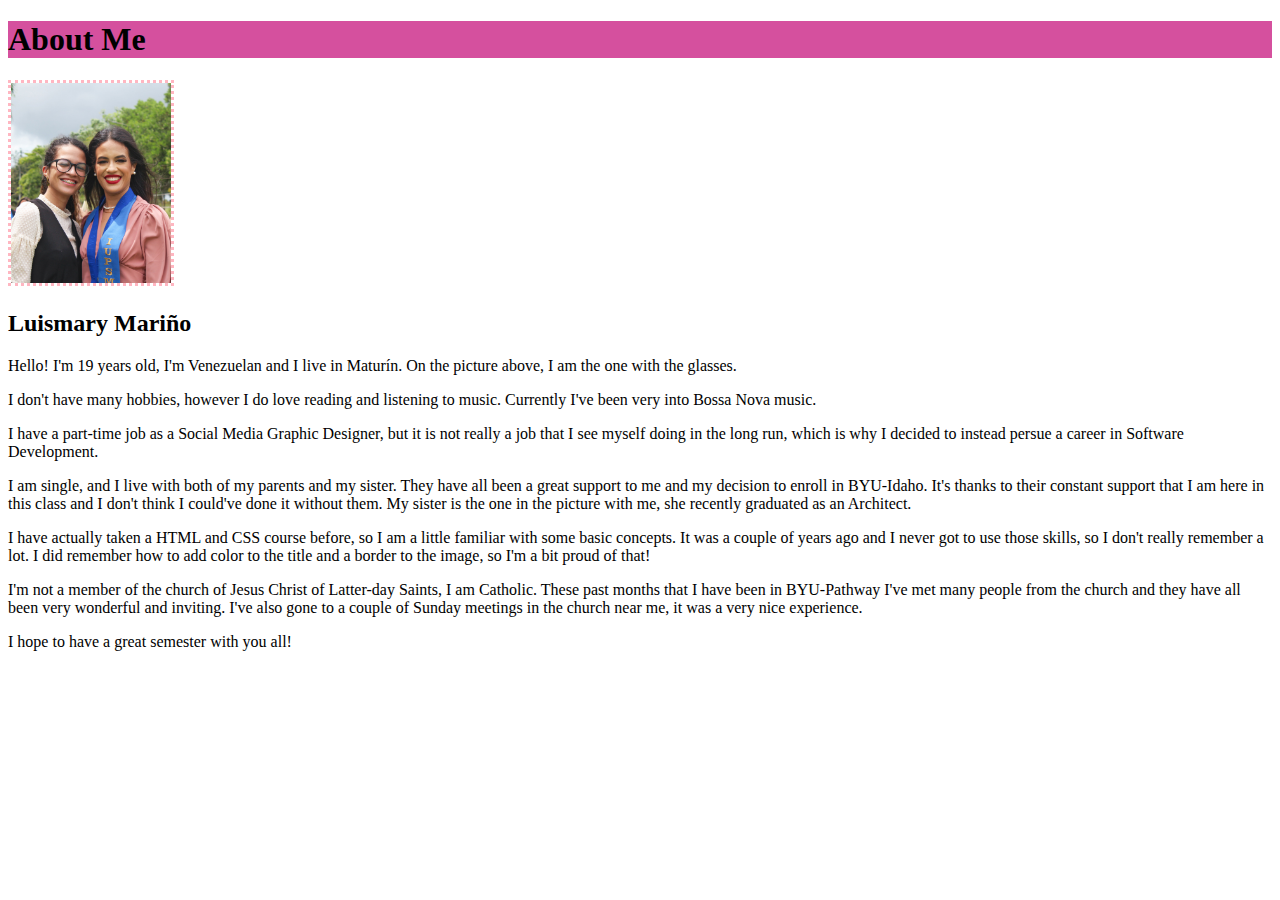
<file: aboutme/index.html>
<!DOCTYPE html>
<html lang="en">
<head>
    <meta charset="UTF-8">
    <meta http-equiv="X-UA-Compatible" content="IE=edge">
    <meta name="viewport" content="width=device-width, initial-scale=1.0">
    <title>About me</title>
    <style>
        h1 {
            background-color: #d5509e;
        }
        img {
            border-color: lightpink;
            border-style: dotted;
        }
    </style>
</head>
<body>
    <h1>About Me</h1>
    <img alt="A picture of me and my sister" src="images\IMG_8185BYU.jpg" height="200">
    <h2>Luismary Mariño</h2>
    <p>Hello! I'm 19 years old, I'm Venezuelan and I live in Maturín. On the picture above, I am the one with the glasses.</p>
    <p>I don't have many hobbies, however I do love reading and listening to music. Currently I've been very into Bossa Nova music.</p>
    <p>I have a part-time job as a Social Media Graphic Designer, but it is not really a job that I see myself doing in the long run, which is why I decided to instead persue a career in Software Development.</p>
    <p>I am single, and I live with both of my parents and my sister. They have all been a great support to me and my decision to enroll in BYU-Idaho. It's thanks to their constant support that I am here in this class and I don't think I could've done it without them. My sister is the one in the picture with me, she recently graduated as an Architect.</p>
    <p>I have actually taken a HTML and CSS course before, so I am a little familiar with some basic concepts. It was a couple of years ago and I never got to use those skills, so I don't really remember a lot. I did remember how to add color to the title and a border to the image, so I'm a bit proud of that!</p>
    <p>I'm not a member of the church of Jesus Christ of Latter-day Saints, I am Catholic. These past months that I have been in BYU-Pathway I've met many people from the church and they have all been very wonderful and inviting. I've also gone to a couple of Sunday meetings in the church near me, it was a very nice experience.</p>
    <p>I hope to have a great semester with you all!</p>
</body>
</html>
</file>
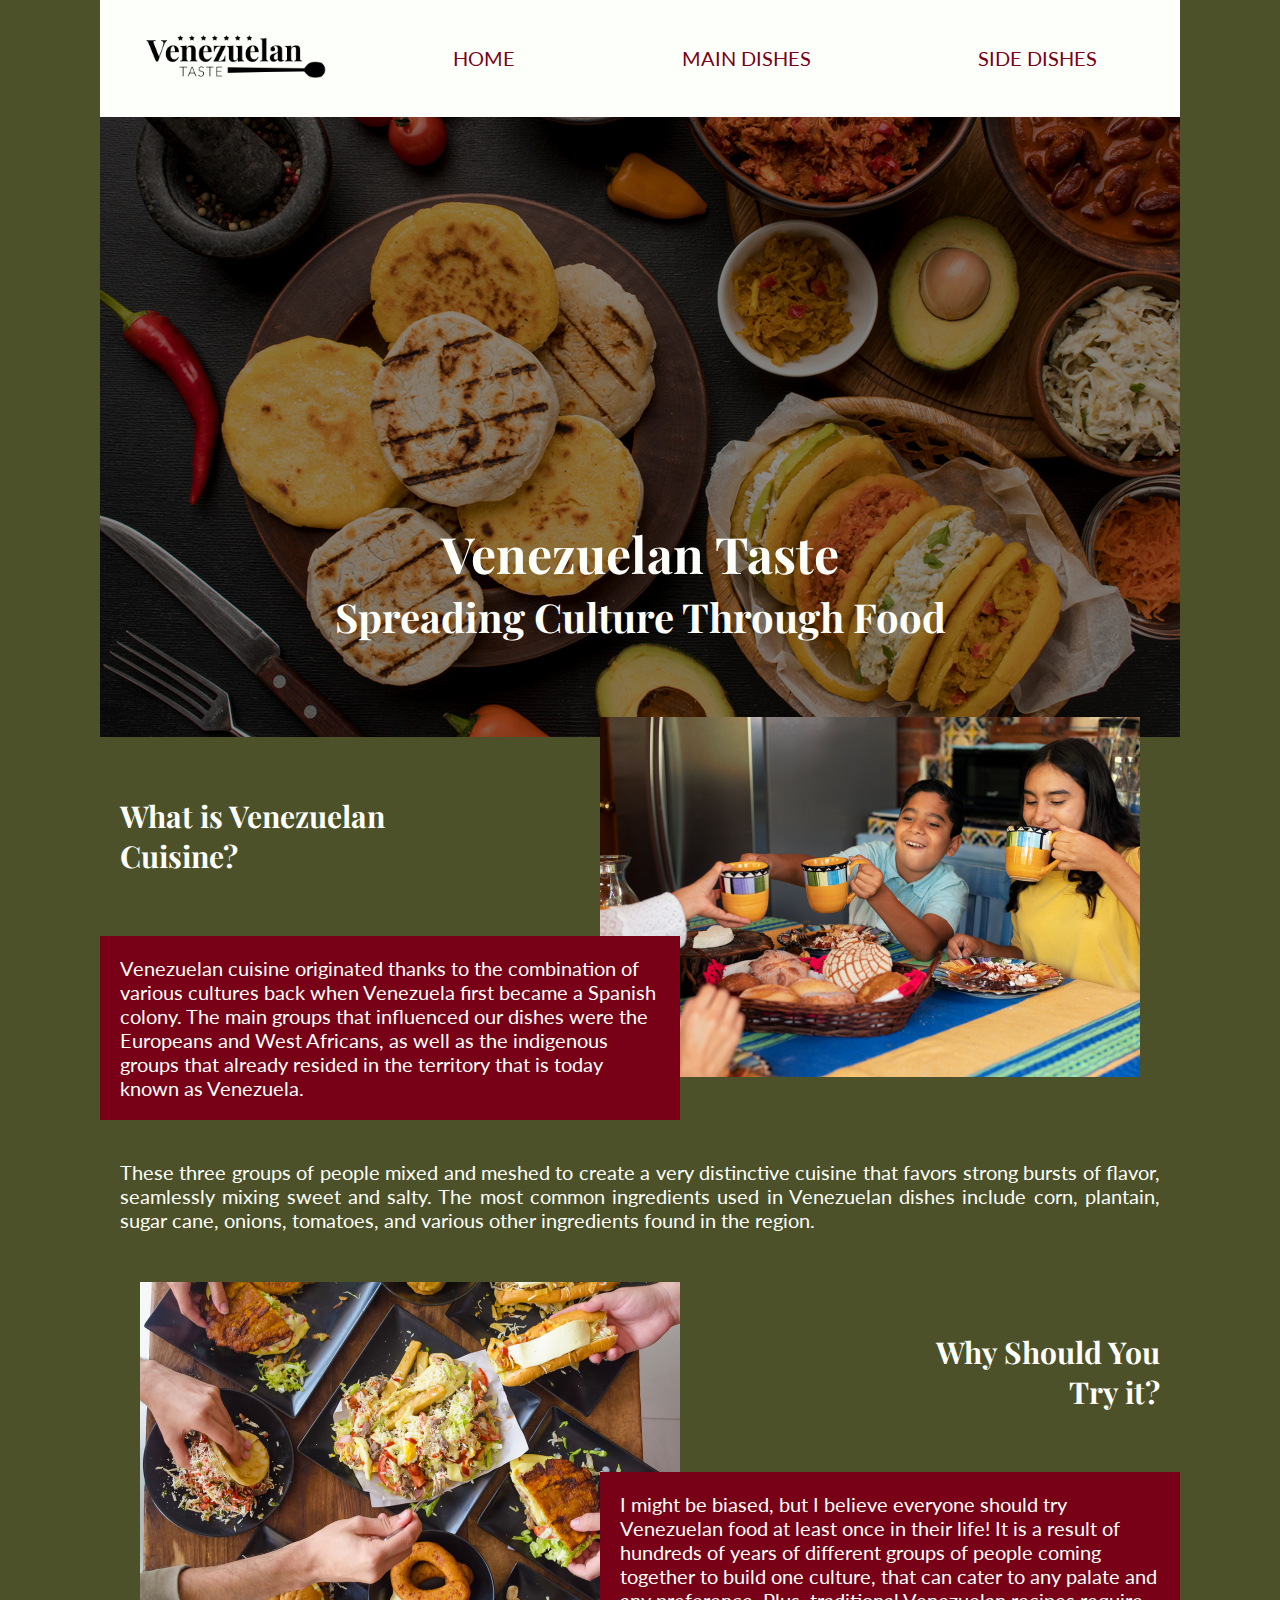
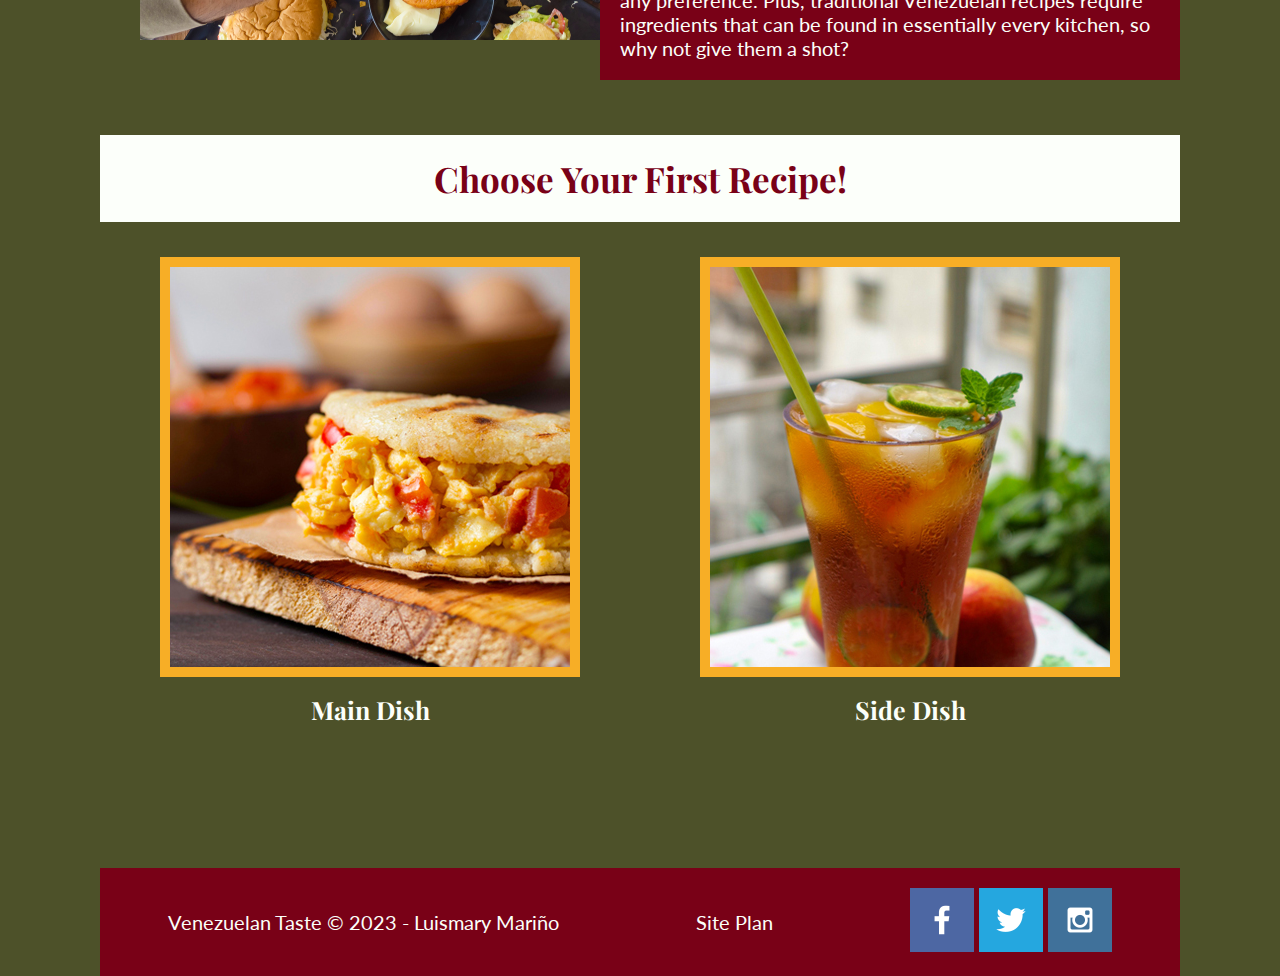
<file: venezuelantaste/index.html>
<!DOCTYPE html>
<html lang="en">
<head>
    <meta charset="UTF-8">
    <meta name="viewport" content="width=device-width, initial-scale=1.0">
    <title>Venezuelan Taste | Home</title>
    <link rel="stylesheet" href="styles/styles.css">
</head>
<body>
    <header>
        <a id="logo-link" href="index.html">
            <img src="images/venezuelantaste_logo.png" alt="Venezuelan Taste Logo">
        </a>
        <nav>
            <a href="index.html">Home</a>
            <a href="main-dishes.html">Main Dishes</a>
            <a href="side-dishes.html">Side Dishes</a>
        </nav>
    </header>
    <div id="hero">
        <img src="images/tasty-food-arrangement-top-view_opt.jpg" alt="Top view of venezuelan food"> <!--Image by Freepik-->
        <div class="darker"></div>
        <section class="hero-text">
            <h1>Venezuelan Taste</h1>
            <h2>Spreading Culture Through Food</h2>
        </section>
    </div>
    <main>
        <div class="home-page-content">
            <section class="home-section1">
                <div class="home-section1-content">
                    <h4>What is Venezuelan Cuisine?</h4>
                    <p>Venezuelan cuisine originated thanks to the combination of various cultures back when Venezuela first became a Spanish colony. The main groups that influenced our dishes were the Europeans and West Africans, as well as the indigenous groups that already resided in the territory that is today known as Venezuela.</p>
                </div>
                <img src="images/side-view-family-sitting-table-opt.jpg" alt="Family enjoying a meal together"> <!--Image by Freepik-->
            </section>
            <p class="home-text">These three groups of people mixed and meshed to create a very distinctive cuisine that favors strong bursts of flavor, seamlessly mixing sweet and salty. The most common ingredients used in Venezuelan dishes include corn, plantain, sugar cane, onions, tomatoes, and various other ingredients found in the region.</p>
            <section class="home-section2">
                <img src="images/frederick-medina-HLG35jI85V8-unsplash_opt.jpg" alt="People reaching for various dishes on a table"> <!--Image by Federick Medina on Unsplash-->
                <div class="home-section2-content">
                    <h4>Why Should You Try it?</h4>
                    <p>I might be biased, but I believe everyone should try Venezuelan food at least once in their life! It is a result of hundreds of years of different groups of people coming together to build one culture, that can cater to any palate and any preference. Plus, traditional Venezuelan recipes require ingredients that can be found in essentially every kitchen, so why not give them a shot?</p>
                </div>
            </section>
        </div>
        <h3 class="link-title">Choose Your First Recipe!</h3>
        <div class="home-page-links">
            <section>
                <a href="main-dishes.html">
                    <img src="images/delicious-arepas-with-vegetables-link_opt.jpg" alt="Venezuelan main dish"><!--Image by Freepik-->
                </a>
                <h5>Main Dish</h5>
            </section>
            <section>
                <a href="side-dishes.html">
                    <img src="images/food-5072245_1920link_opt.jpg" alt="Venezuelan side dish"> <!--Image by Binh Nguyen on Pixabay-->
                </a>
                <h5>Side Dish</h5>
            </section>
        </div>
    </main>
    <footer>
        <p>Venezuelan Taste &copy; 2023 - Luismary Mariño</p>
        <a href="site-plan.html">Site Plan</a>
        <div class="socials">
            <a href="https://facebook.com" target="_blank">
                <img src="images/facebook.png" alt="facebook icon">
            </a>
            <a href="https://twitter.com" target="_blank">
                <img src="images/twitter.png" alt="twitter icon">
            </a>
            <a href="https://instagram.com" target="_blank">
                <img src="images/instagram.png" alt="instagram icon">
            </a>
        </div>
    </footer>
</body>
</html>
</file>
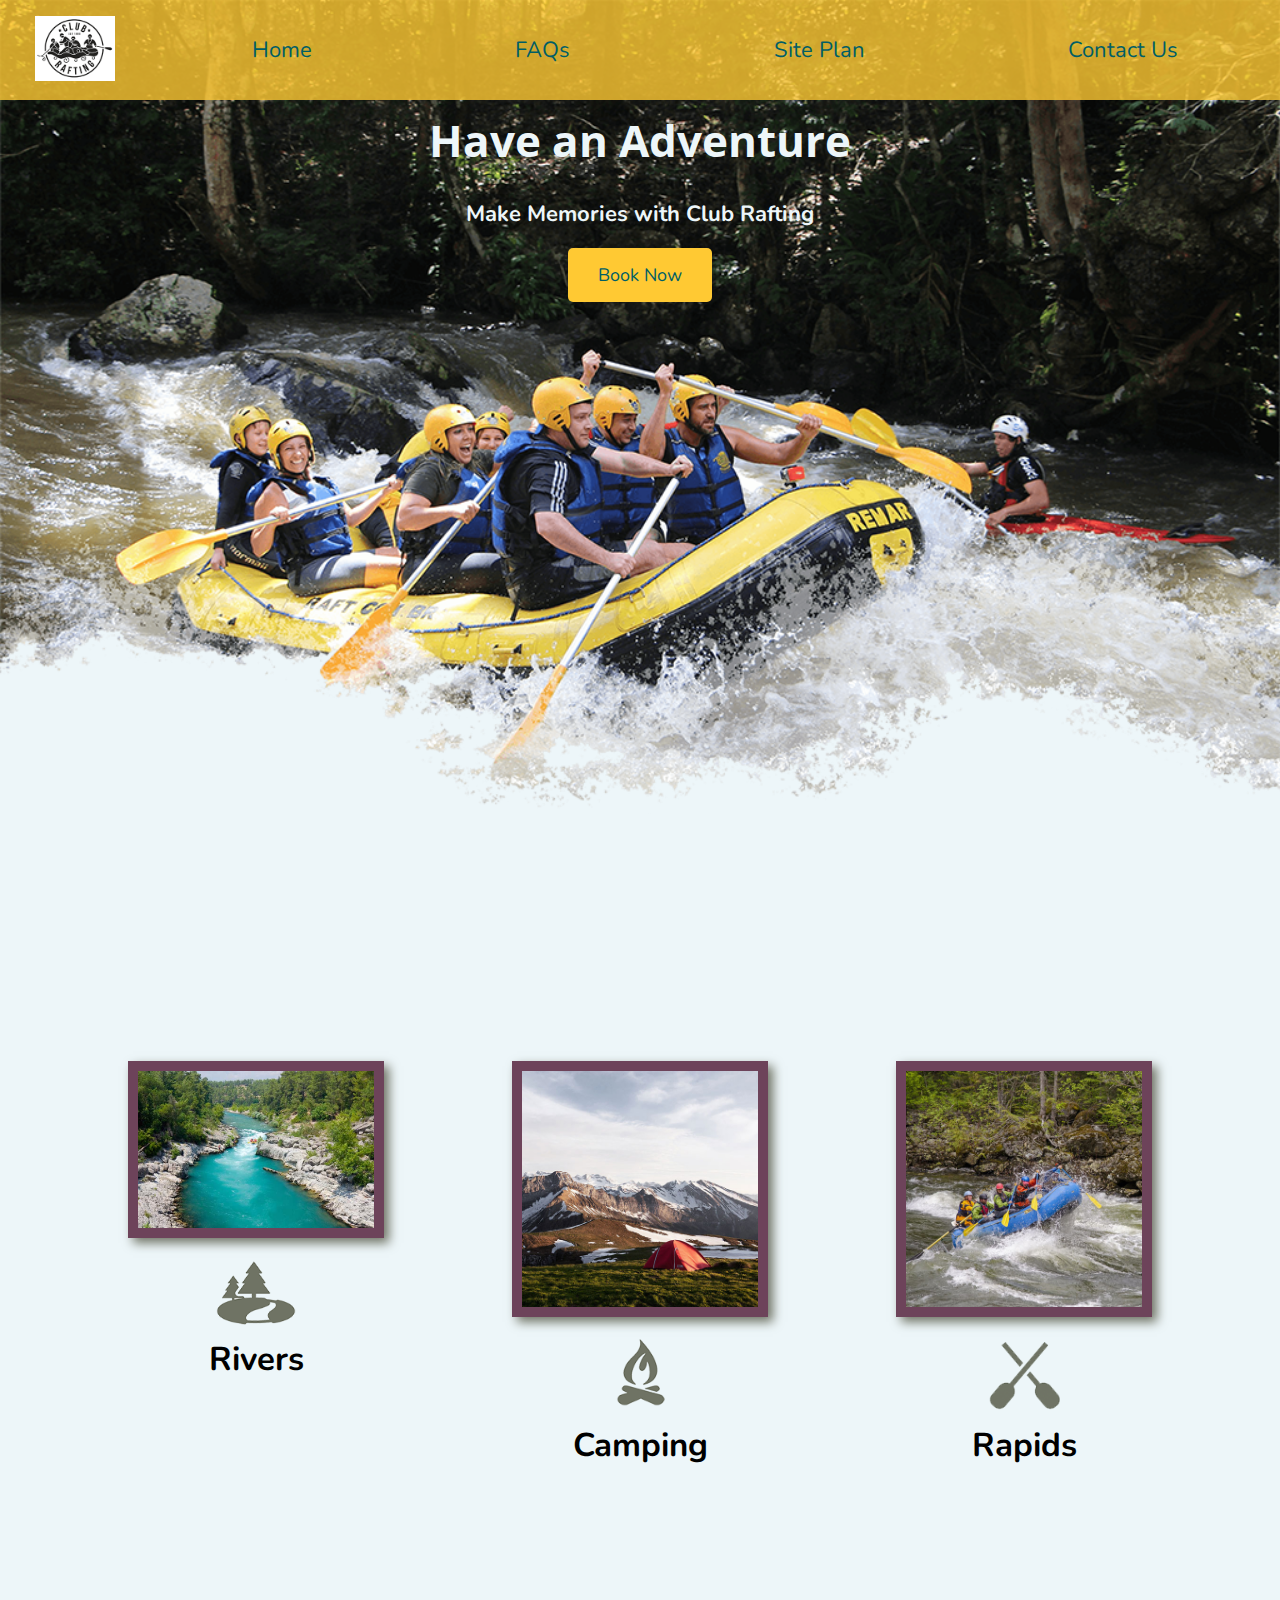
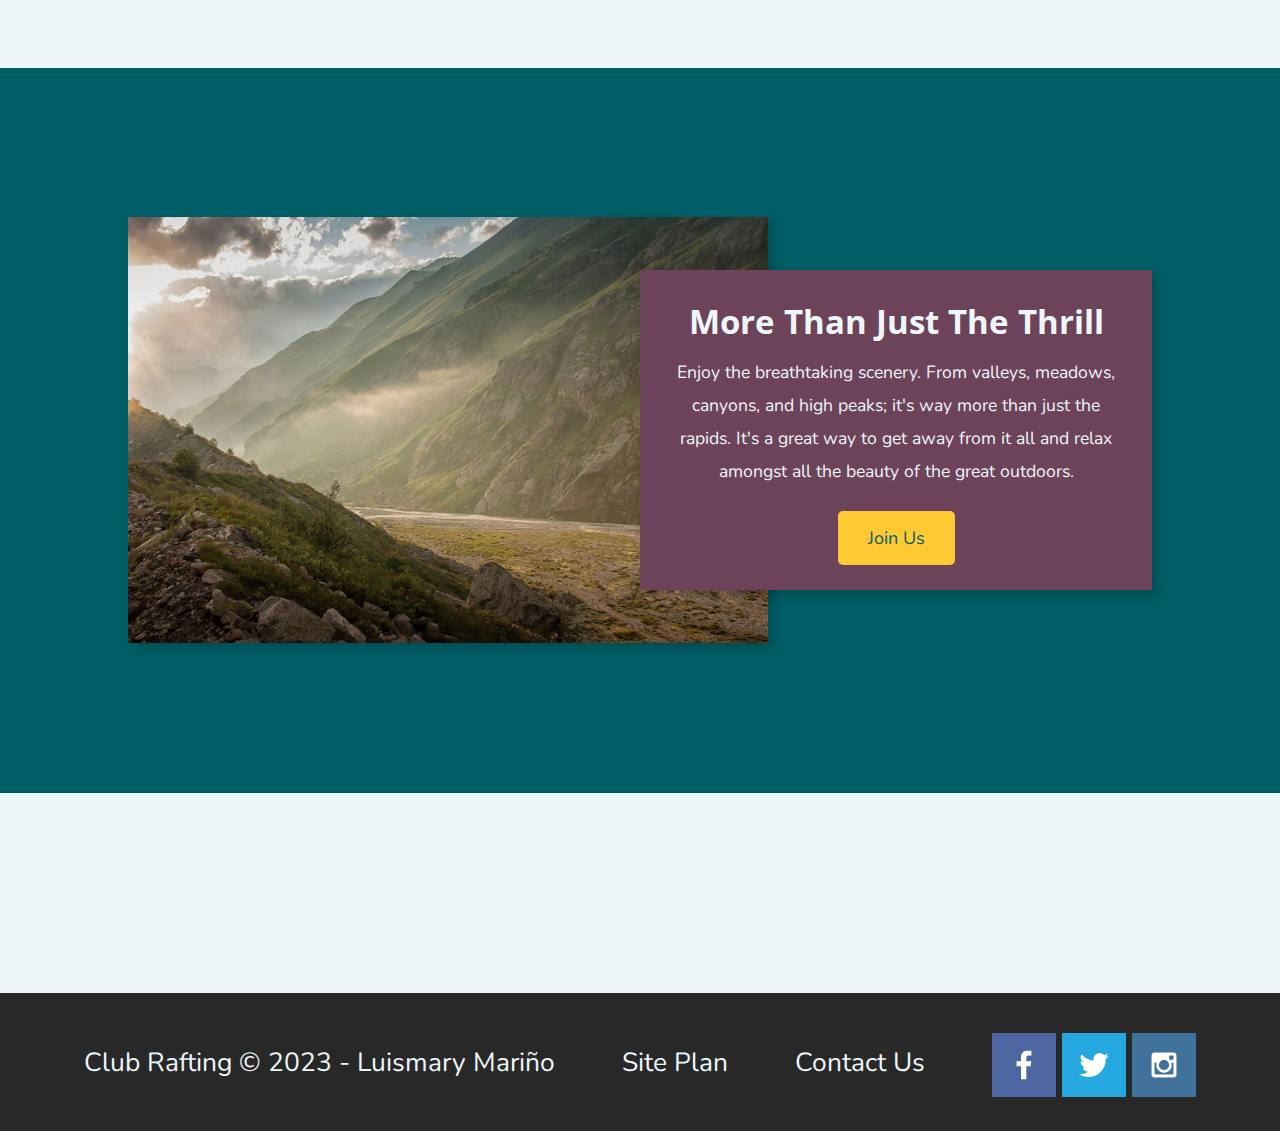
<file: wwr/index.html>
<!DOCTYPE html>
<html lang="en">
<head>
    <meta charset="UTF-8">
    <meta http-equiv="X-UA-Compatible" content="IE=edge">
    <meta name="viewport" content="width=device-width, initial-scale=1.0">
    <title>Whitewater Rafting Vacations | Club Rafting | Home</title>
    <link rel="stylesheet" href="styles/style.css">
</head>
<body>
    <div id="content">
        <header>
            <a id="logo_link" href="index.html">
                <img class="logo" src="images/logo17_200.png" alt="Club Rafting Logo">
            </a>
            <nav>
                <a href="index.html">Home</a>
                <a href="faqs.html">FAQs</a>
                <a href="site-plan-rafting.html">Site Plan</a>
                <a href="contactus.html">Contact Us</a>
            </nav>
        </header>
        <div id="hero">
            <div id="hero-box">
                <img id="hero-img" src="images/hero.png" alt="People enjoying white water rafting">
            </div>
            <section id="hero-msg">
                <h1 class="home-title">Have an Adventure</h1>
                <h4>Make Memories with Club Rafting</h4>
                <div class="button-box">
                    <a class="book" href="#">Book Now</a>
                </div>
            </section>
        </div>
        <main class="home-grid">
            <section class="rivers-card">
                <img class="card-img" src="images/rafting58_600.jpg" alt="river in forest">
                <img class="icon" src="images/river_icon.png" alt="river icon">
                <h2>Rivers</h2>
            </section>
            <section class="camping-card">
                <img class="card-img" src="images/camping.jpg" alt="tent in mountains">
                <img class="icon" src="images/fire_icon.png" alt="fire icon">
                <h2>Camping</h2>
            </section>
            <section class="rapids-card">
                <img class="card-img" src="images/rapids.jpg" alt="rafting boat">
                <img class="icon" src="images/oars.png" alt="oars icon">
                <h2>Rapids</h2>
            </section>
            <div id="background"></div>
            <img class="mountains" src="images/mountains.jpg" alt="Misty mountains">
            <section class="msg">
                <h2>More Than Just The Thrill</h2>
                <p>Enjoy the breathtaking scenery. From valleys, meadows, canyons, and high peaks; it's way more than just the rapids. It's a great way to get away from it all and relax amongst all the beauty of the great outdoors.</p>
                <a class="join" href="#">Join Us</a>
            </section>
        </main>
        <footer>
            <p>Club Rafting &copy; 2023 - Luismary Mariño</p>
            <p><a href="site-plan-rafting.html">Site Plan</a></p>
            <p><a href="contactus.html">Contact Us</a></p>
            <div class="social">
                <a href="https://facebook.com" target="_blank">
                    <img src="images/facebook.png" alt="fb icon">
                </a>
                <a href="https://twitter.com" target="_blank">
                    <img src="images/twitter.png" alt="twitter icon">
                </a>
                <a href="https://instagram.com" target="_blank">
                    <img src="images/instagram.png" alt="instagram icon">
                </a>
            </div>
        </footer>
    </div>
</body>
</html>
</file>
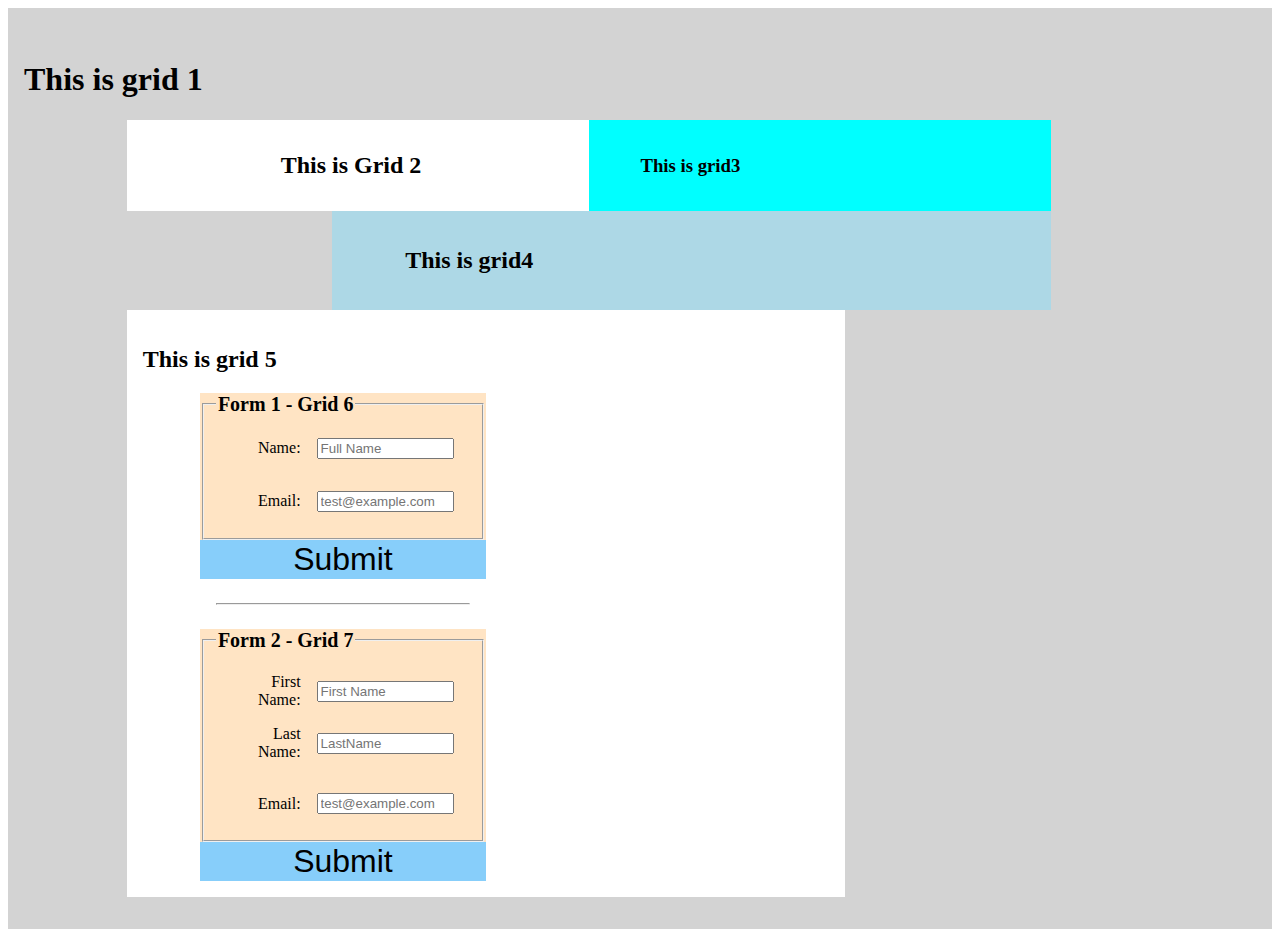
<file: extra-credit.html>
<!DOCTYPE html>
<html lang="en">
  <head>
    <meta charset="utf-8" />
    <meta name="viewport" content="width=device-width, initial-scale=1" />
    <link rel="icon" href="https://glitch.com/favicon.ico" />

    <title>Grid Layout Example</title>

    <meta
      name="description"
      content="A simple webpage to demonstrate how to do Grid Layout"
    />

    <!-- Import the webpage's stylesheet -->
    <link rel="stylesheet" href="grid.css" />
  </head>

  <body>
    <div class="grid1">
      <h1>This is grid 1</h1>
      <div class="grid2">
        <h2>This is Grid 2</h2>
        <div class="grid3">
          <h3>This is grid3</h3>
        </div>
      </div>
      <div class="grid4">
        <h2>This is grid4</h2>
      </div>
      <section>
        <h2>This is grid 5</h2>
        <form action="#">
          <fieldset>
            <legend>Form 1 - Grid 6</legend>
            <div>
              <label for="name">Name:</label>
              <input
                type="text"
                id="name"
                name="fullname"
                required
                placeholder="Full Name"
              />
            </div>
            <div>
              <label for="email">Email: </label>
              <input
                type="email"
                id="email"
                name="e-mail"
                placeholder="test@example.com"
              />
            </div>
          </fieldset>
          <button type="submit">Submit</button>
        </form>
        <div>
          <hr />
        </div>
        <form action="#">
          <fieldset>
            <legend>Form 2 - Grid 7</legend>
            <div>
              <label for="name1">First Name:</label>
              <input
                type="text"
                id="name1"
                name="firstname"
                required
                placeholder="First Name"
              />
              <label for="name2">Last Name:</label>
              <input
                type="text"
                id="name2"
                name="lastname"
                required
                placeholder="LastName"
              />
            </div>
            <div>
              <label for="email2">Email: </label>
              <input
                type="email"
                id="email2"
                name="email2"
                placeholder="test@example.com"
              />
            </div>
          </fieldset>
          <button type="submit">Submit</button>
        </form>
      </section>
    </div>
  </body>
</html>
</file>
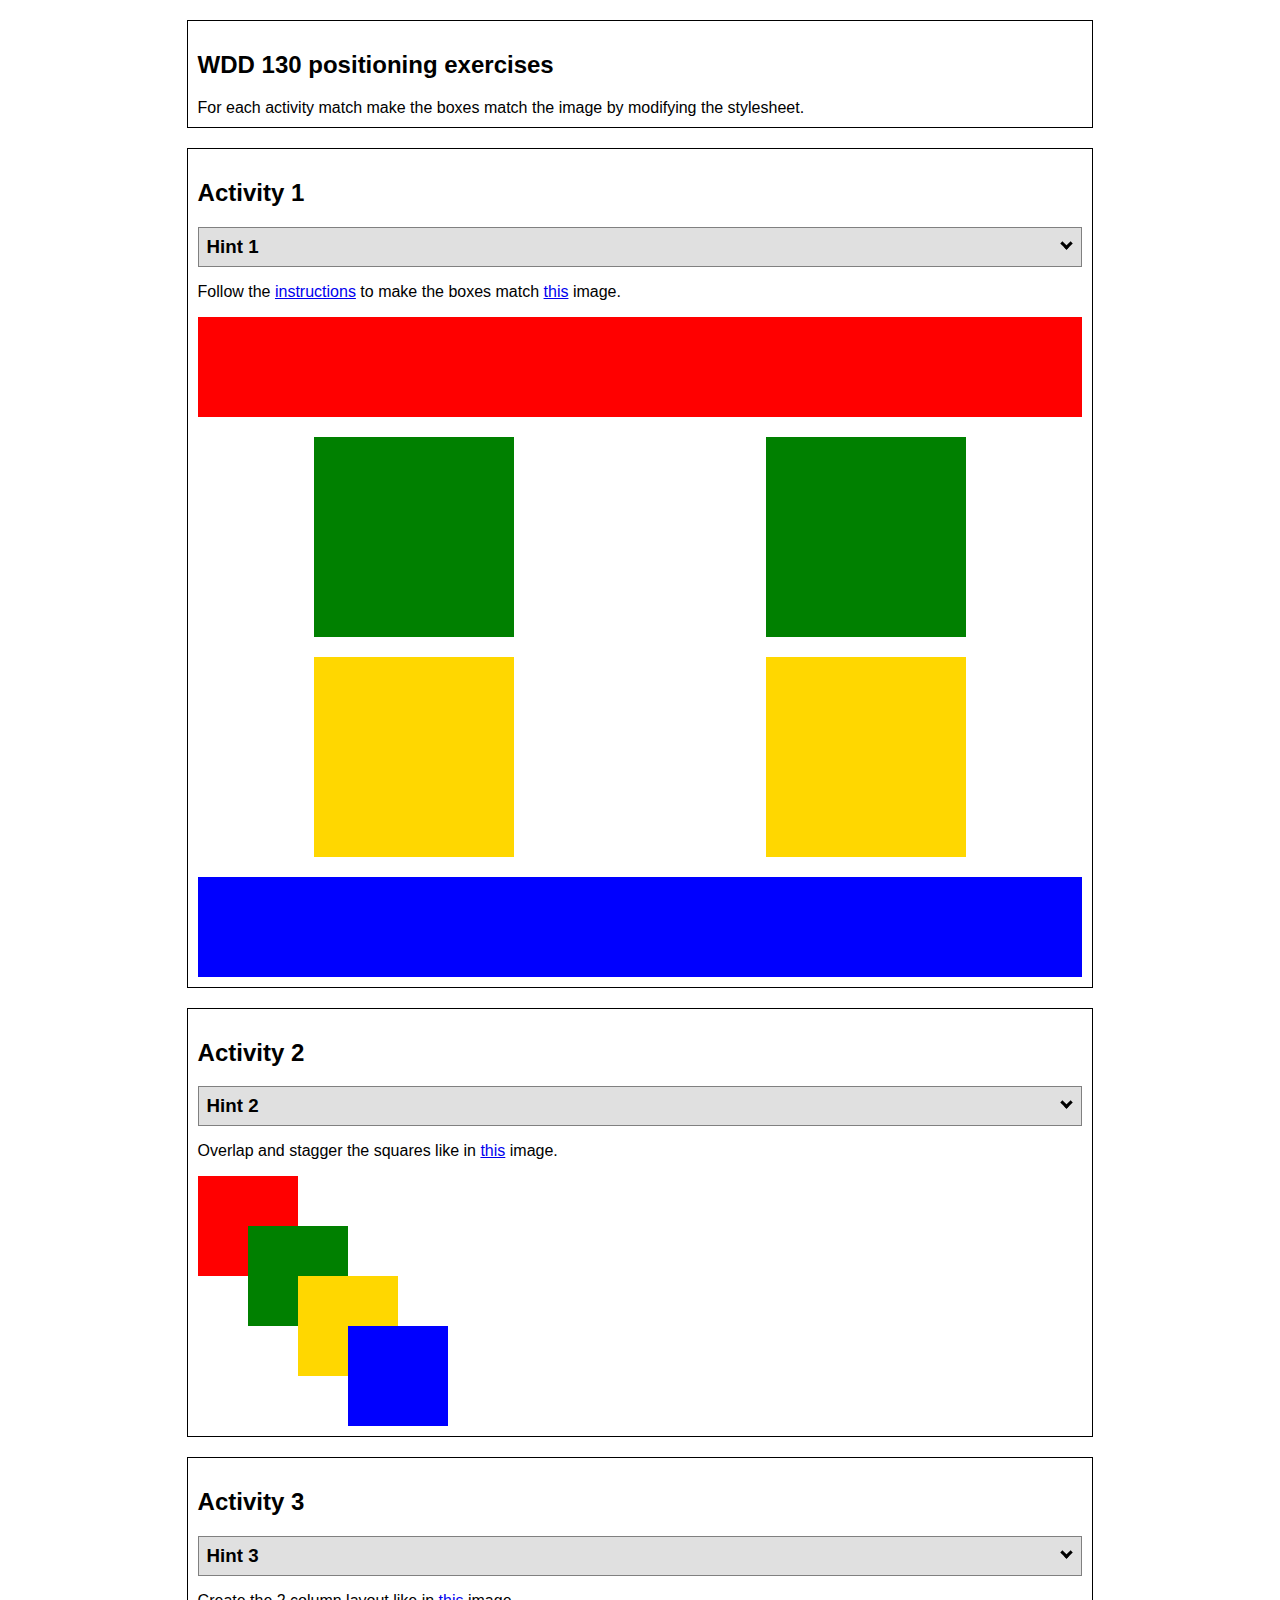
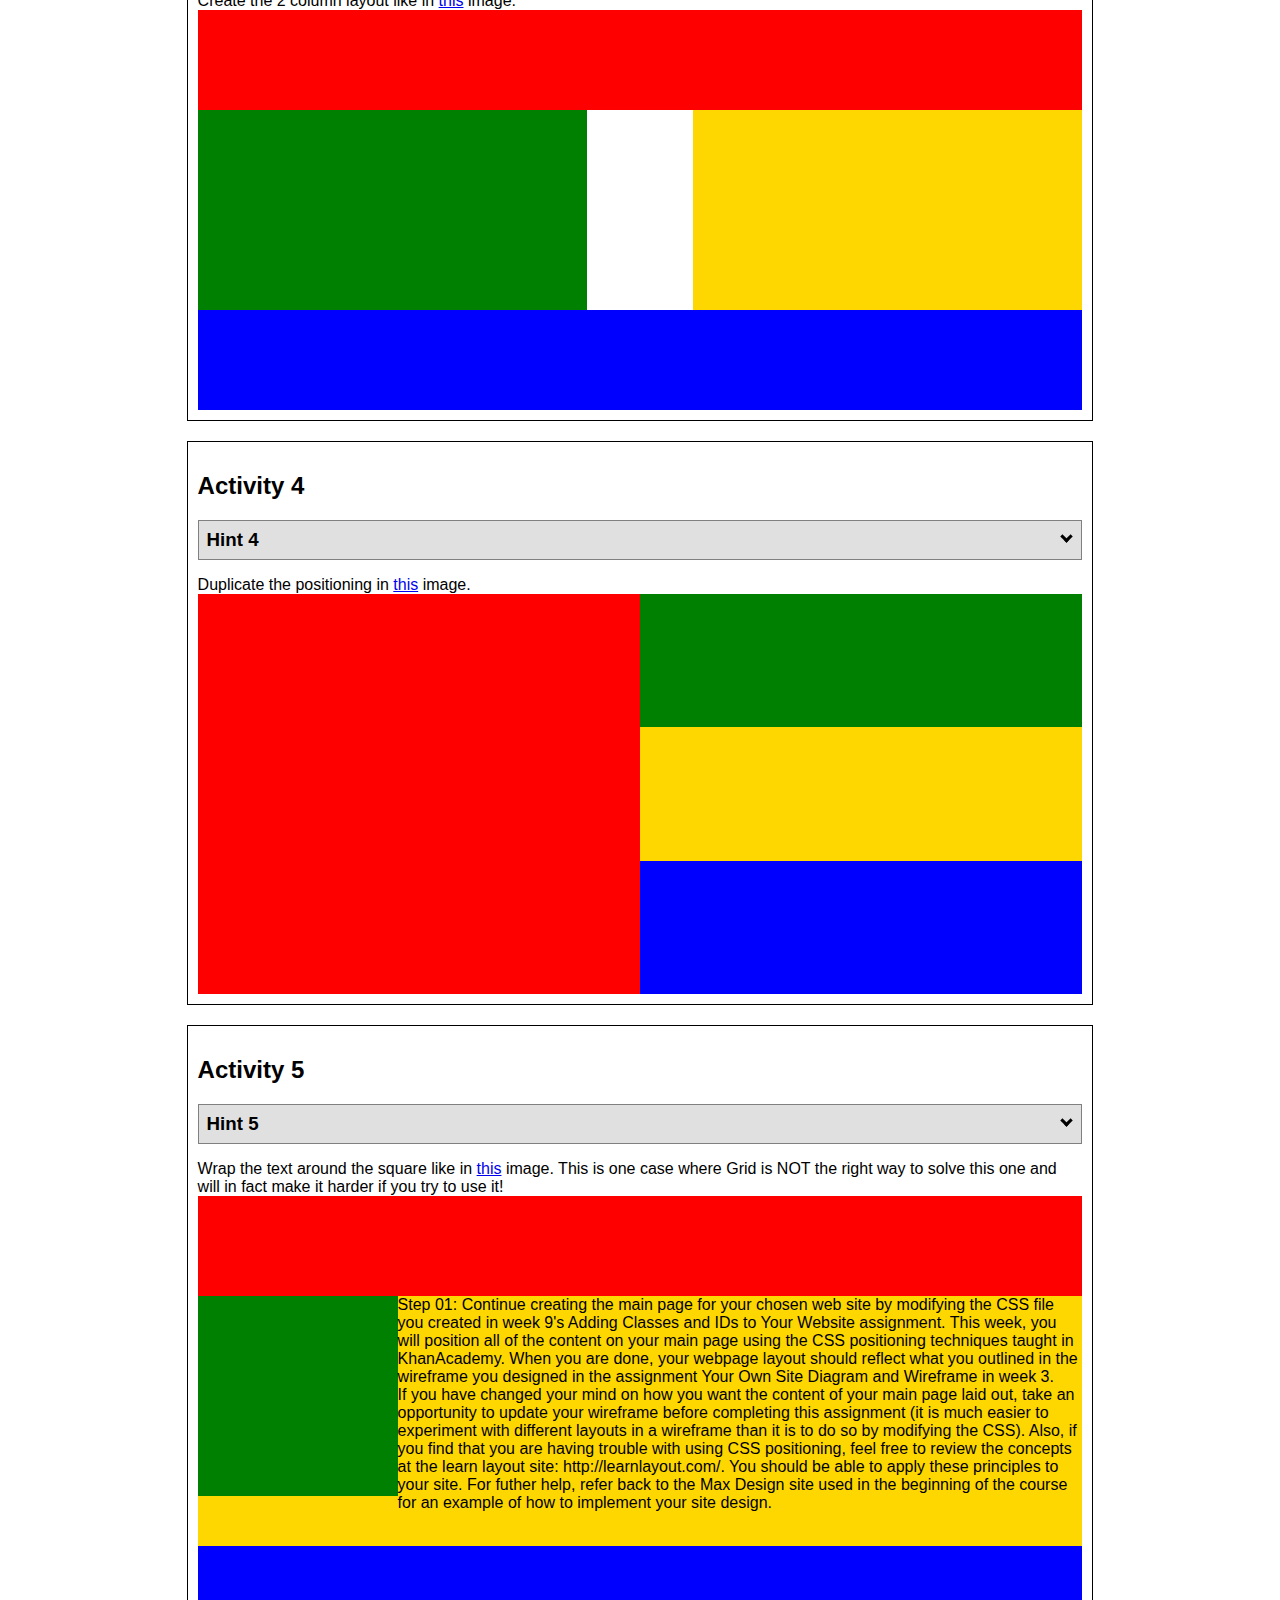
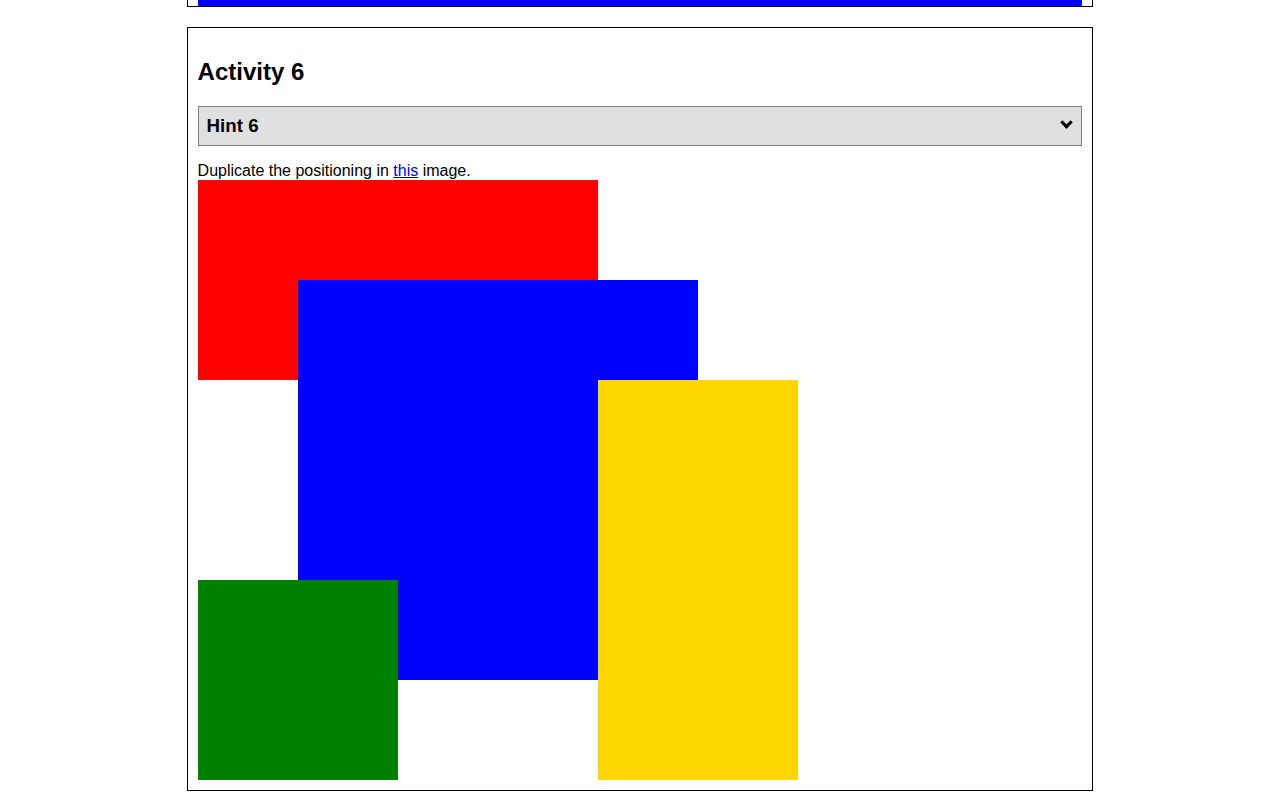
<file: positioning.html>
<!DOCTYPE html>
<html lang="en">
  <head>
    <!-- HTML - Name: positioning.html -->
    <title>Positioning Activity</title>
    <link rel="stylesheet" type="text/css" href="positionstyles.css" />
  </head>
  <body>
    <div class="activity">
      <h2>WDD 130 positioning exercises</h2>
      For each activity match make the boxes match the image by modifying the stylesheet.</div>
    <div class="activity">
      <h2>Activity 1</h2>
      <section class="hint"><input type="checkbox" ><i></i> <h3>Hint 1</h3><div><p>Check out the <a href="https://byui-wdd.github.io/wdd130/activities/w06-css-positioning.html" target="_blank">activity instructions</a> in Ilearn!</p></div></section>
      <p>Follow the <a href="https://byui-wdd.github.io/wdd130/activities/w06-css-positioning.html" target="_blank">instructions</a> to make the boxes match  <a href="https://byui-wdd.github.io/wdd130/images/example1.png" target="_blank">this</a> image.</p>
      <div class="content1" >
        <div class="red1" ></div>
        <div class="green1" ></div>
        <div class="green1" ></div>
        <div class="yellow1"></div>
        <div class="yellow1"></div>
        <div class="blue1"></div>
      </div>
    </div>
    <div class="activity">
      <h2>Activity 2</h2>
      <section class="hint"><input type="checkbox" > <h3>Hint 2</h3><i></i><div>
      <ul>
      <li>grid-template-columns: 50px 50px 50px 50px 50px </li></ul></div></section>
      <p>Overlap and stagger the squares like in <a href="https://byui-wdd.github.io/wdd130/images/example2.png" target="_blank">this</a> image.</p>
      <div class="content2" >
        <div class="red2" ></div>
        <div class="green2" ></div>
        <div class="yellow2"></div>
        <div class="blue2"></div>
      </div>
    </div>
    <div class="activity">
      <h2>Activity 3</h2>
      <section class="hint"><input type="checkbox" > <h3>Hint 3</h3><i></i><div><p>This one is going to be best solved with CSS Grid. Remember to make the boxes the right width first...then start moving them around. </p><h4>Properties used:</h4><ul><li>display:grid;</li><li>grid-template-columns:</li><li>grid-column-gap:</li>
        <li>grid-column:</li>  </ul></div></section>
      Create the 2 column layout like in <a href="https://byui-wdd.github.io/wdd130/images/example3.png" target="_blank">this</a>  image.
      <div class="content3" >
        <div class="red3" ></div>
        <div class="green3" ></div>
        <div class="yellow3"></div>
        <div class="blue3"></div>
      </div>
    </div>
    <div class="activity">
      <h2>Activity 4</h2>
      <section class="hint"><input type="checkbox" > <h3>Hint 4</h3><i></i><div><p>For the others we have been primarily concerned with width. For this one you will need to adjust height as well. </p><h4>Properties used:</h4><ul><li>display:grid;</li><li>grid-template-columns:</li><li>grid-row:</li></ul></div></section>
      Duplicate the positioning in <a href="https://byui-wdd.github.io/wdd130/images/example4.png" target="_blank">this</a> image. 
      <div class="content4" >
        <div class="red4" ></div>
        <div class="green4" ></div>
        <div class="yellow4"></div>
        <div class="blue4"></div>
      </div>
    </div>

    <div class="activity">
      <h2>Activity 5</h2>
      <section class="hint"><input type="checkbox" > <h3>Hint 5</h3><i></i><div><p>Grid is <strong>not</strong> the right way to do this.  In fact there is only one way to really do that...and that is with float. Remember that we float the thing we want the text to wrap around.  Also remember to start by making all the shapes the right size and shape.</p><h4>Properties used:</h4><ul><li>float: left;</li></ul></div></section>
      Wrap the text around the square like in <a href="https://byui-wdd.github.io/wdd130/images/example5.png" target="_blank">this</a> image. This is one case where Grid is NOT the right way to solve this one and will in fact make it harder if you try to use it!
      <div class="content5" >
        <div class="red5" ></div>
        <div class="green5" ></div>
        <div class="yellow5">Step 01: Continue creating the main page for your chosen web site by modifying the CSS file you created in week 9's Adding Classes and IDs to Your Website assignment. This week, you will position all of the content on your main page using the CSS positioning techniques taught in KhanAcademy. When you are done, your webpage layout should reflect what you outlined in the wireframe you designed in the assignment Your Own Site Diagram and Wireframe in week 3. <br />
          If you have changed your mind on how you want the content of your main page laid out, take an opportunity to update your wireframe before completing this assignment (it is much easier to experiment with different layouts in a wireframe than it is to do so by modifying the CSS). Also, if you find that you are having trouble with using CSS positioning, feel free to review the concepts at the learn layout site: http://learnlayout.com/. You should be able to apply these principles to your site. For futher help, refer back to the Max Design site used in the beginning of the course for an example of how to implement your site design.</div>
        <div class="blue5"></div>
      </div>
    </div>
    <div class="activity">
      <h2>Activity 6</h2>
      <section class="hint"><input type="checkbox" > <h3>Hint 6</h3><i></i><div><p>This one is all about visualizing the grid behind the layout. If you are having a hard time doing that first: all the sizes are even multiples of 100, and second here is another example with the lines drawn: <a href="https://byui-wdd.github.io/wdd130/images/example6-hint.png" target="_blank">example 6 with lines</a>. For this one you will find it easiest if you use px for the column width. You can also use <kbd>z-index</kbd> to control the element layering.    </p><h4>Properties used:</h4><ul><li>display:grid;</li><li>grid-template-columns:</li><li>grid-column:</li><li>grid-row:</li><li><a href="https://www.w3schools.com/cssref/pr_pos_z-index.asp" target="_blank">z-index:</a></li></ul></div></section>
      Duplicate the positioning in <a href="https://byui-wdd.github.io/wdd130/images/example6.png" target="_blank">this</a> image.
      <div class="content6" >
        <div class="red6" ></div>
        <div class="green6" ></div>
        <div class="yellow6"></div>
        <div class="blue6"></div>
      </div>
    </div>
  </body>
</html>
</file>
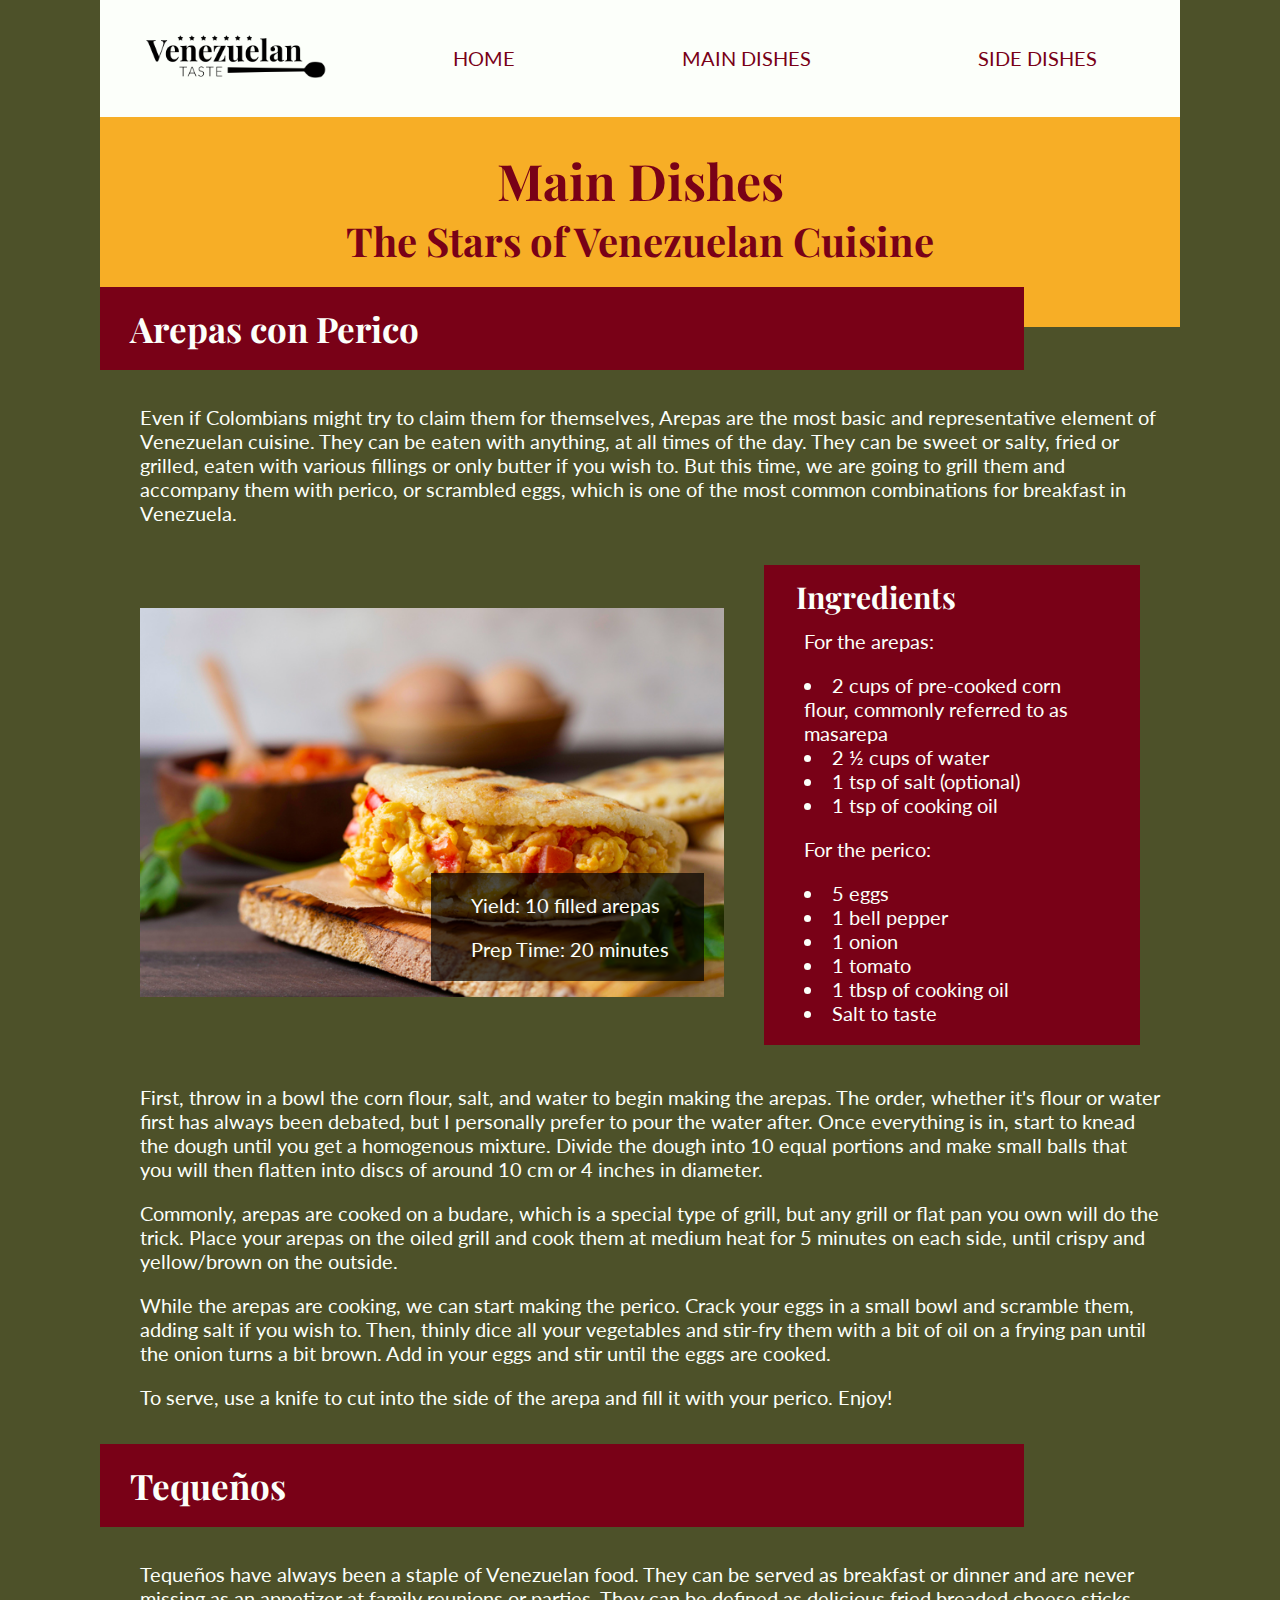
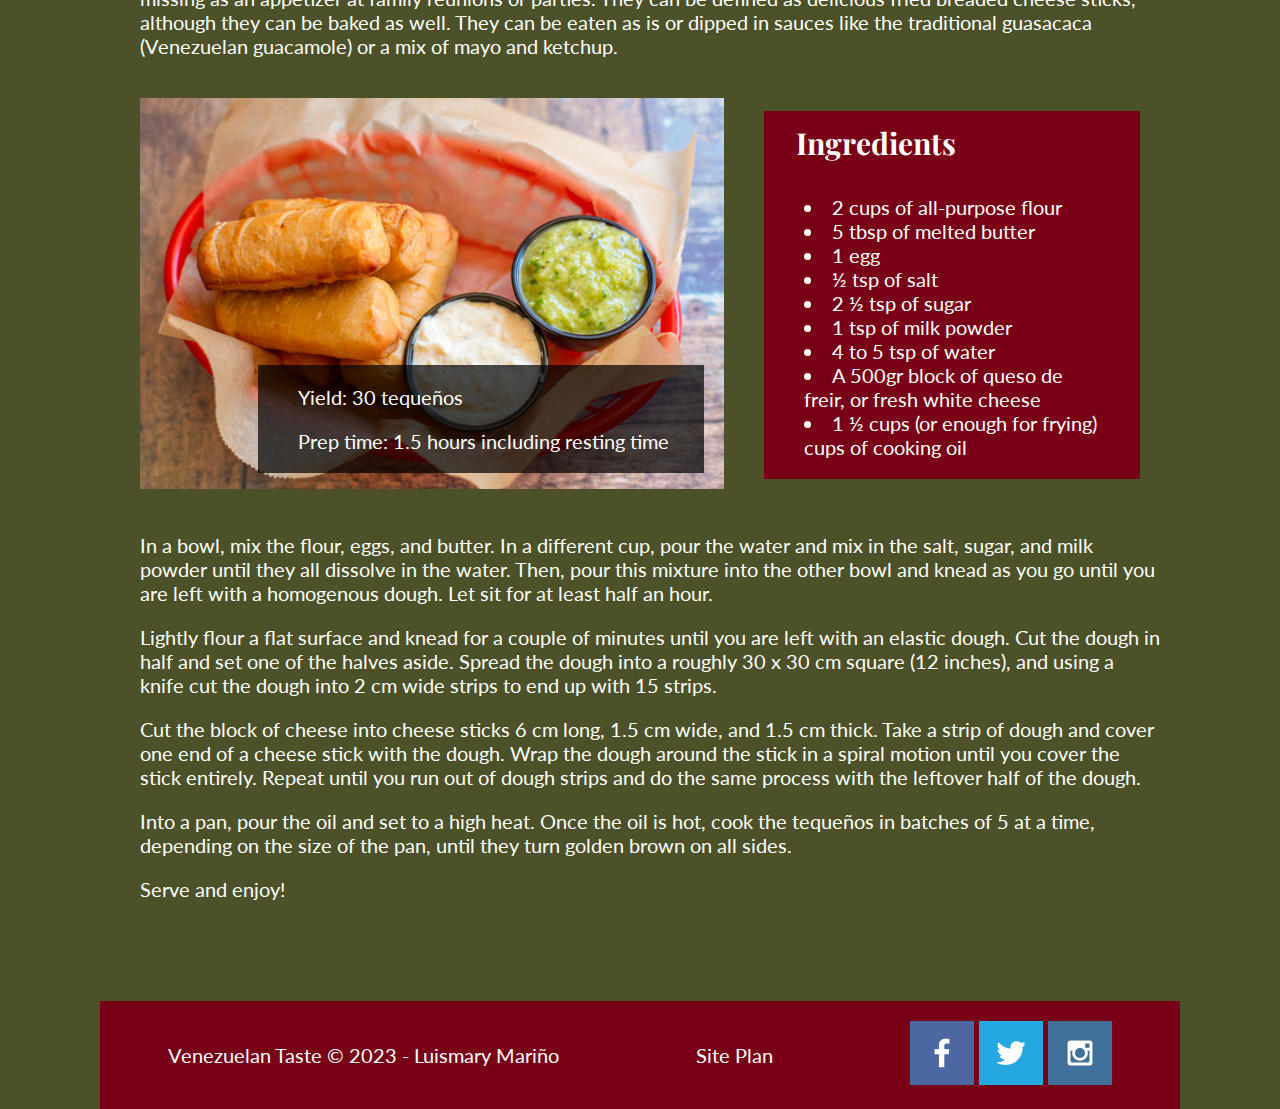
<file: venezuelantaste/main-dishes.html>
<!DOCTYPE html>
<html lang="en">
<head>
    <meta charset="UTF-8">
    <meta name="viewport" content="width=device-width, initial-scale=1.0">
    <title>Venezuelan Taste | Main Dishes</title>
    <link rel="stylesheet" href="styles/styles.css">
</head>
<body>
    <header>
        <a id="logo-link" href="index.html">
            <img src="images/venezuelantaste_logo.png" alt="Venezuelan Taste Logo">
        </a>
        <nav>
            <a href="index.html">Home</a>
            <a href="main-dishes.html">Main Dishes</a>
            <a href="side-dishes.html">Side Dishes</a>
        </nav>
    </header>
    <main>
        <section class="sub-page-title">
            <h1>Main Dishes</h1>
            <h2>The Stars of Venezuelan Cuisine</h2>
        </section>
        <section class="main-recipe">
            <h3 class="recipe-title top-title">Arepas con Perico</h3>
            <p>Even if Colombians might try to claim them for themselves, Arepas are the most basic and representative element of Venezuelan cuisine. They can be eaten with anything, at all times of the day. They can be sweet or salty, fried or grilled, eaten with various fillings or only butter if you wish to. But this time, we are going to grill them and accompany them with perico, or scrambled eggs, which is one of the most common combinations for breakfast in Venezuela.</p>
            <div class="main-recipe-content">
                <div class="recipe-img">
                    <img src="images/delicious-arepas-with-vegetables_opt.jpg" alt="Arepa con perico"> <!--Image by Freepik-->
                    <div class="on-recipe-img">
                        <p>Yield: 10 filled arepas</p>
                        <p>Prep Time: 20 minutes</p>
                    </div>
                </div>
                <div class="main-ingredients">
                    <h4>Ingredients</h4>
                    <p>For the arepas:</p>
                    <ul>
                        <li>2 cups of pre-cooked corn flour, commonly referred to as masarepa</li>
                        <li>2 ½ cups of water</li>
                        <li>1 tsp of salt (optional)</li>
                        <li>1 tsp of cooking oil</li>
                    </ul>
                    <p>For the perico:</p>
                    <ul>
                        <li>5 eggs</li>
                        <li>1 bell pepper</li>
                        <li>1 onion</li>
                        <li>1 tomato</li>
                        <li>1 tbsp of cooking oil</li>
                        <li>Salt to taste</li>
                    </ul>
                </div>
            </div>
            <p>First, throw in a bowl the corn flour, salt, and water to begin making the arepas. The order, whether it's flour or water first has always been debated, but I personally prefer to pour the water after. Once everything is in, start to knead the dough until you get a homogenous mixture. Divide the dough into 10 equal portions and make small balls that you will then flatten into discs of around 10 cm or 4 inches in diameter.</p>
            <p>Commonly, arepas are cooked on a budare, which is a special type of grill, but any grill or flat pan you own will do the trick. Place your arepas on the oiled grill and cook them at medium heat for 5 minutes on each side, until crispy and yellow/brown on the outside.</p>
            <p>While the arepas are cooking, we can start making the perico. Crack your eggs in a small bowl and scramble them, adding salt if you wish to. Then, thinly dice all your vegetables and stir-fry them with a bit of oil on a frying pan until the onion turns a bit brown. Add in your eggs and stir until the eggs are cooked. </p>
            <p>To serve, use a knife to cut into the side of the arepa and fill it with your perico. Enjoy!</p>
        </section>
        <section class="main-recipe">
            <h3 class="recipe-title">Tequeños</h3>
            <p>Tequeños have always been a staple of Venezuelan food. They can be served as breakfast or dinner and are never missing as an appetizer at family reunions or parties. They can be defined as delicious fried breaded cheese sticks, although they can be baked as well. They can be eaten as is or dipped in sauces like the traditional guasacaca (Venezuelan guacamole) or a mix of mayo and ketchup.</p>
            <div class="main-recipe-content">
                <div class="recipe-img">
                    <img src="images/mary-west-wlBfzXaEHzw-unsplash_opt.jpg" alt="Tequeños with sauces"> <!--Image by Mary West on Unsplash-->
                    <div class="on-recipe-img">
                        <p>Yield: 30 tequeños</p>
                        <p>Prep time: 1.5 hours including resting time</p>
                    </div>
                </div>
                <div class="main-ingredients">
                    <h4>Ingredients</h4>
                    <ul>
                        <li>2 cups of all-purpose flour</li> 
                        <li>5 tbsp of melted butter</li>
                        <li>1 egg</li>
                        <li>½ tsp of salt</li>
                        <li>2 ½ tsp of sugar</li>
                        <li>1 tsp of milk powder</li>
                        <li>4 to 5 tsp of water</li>
                        <li>A 500gr block of queso de freir, or fresh white cheese</li>
                        <li>1 ½ cups (or enough for frying) cups of cooking oil</li>
                    </ul>
                </div>
            </div>
            <p>In a bowl, mix the flour, eggs, and butter. In a different cup, pour the water and mix in the salt, sugar, and milk powder until they all dissolve in the water. Then, pour this mixture into the other bowl and knead as you go until you are left with a homogenous dough. Let sit for at least half an hour.</p>
            <p>Lightly flour a flat surface and knead for a couple of minutes until you are left with an elastic dough. Cut the dough in half and set one of the halves aside. Spread the dough into a roughly 30 x 30 cm square (12 inches), and using a knife cut the dough into 2 cm wide strips to end up with 15 strips.</p>
            <p>Cut the block of cheese into cheese sticks 6 cm long, 1.5 cm wide, and 1.5 cm thick. Take a strip of dough and cover one end of a cheese stick with the dough. Wrap the dough around the stick in a spiral motion until you cover the stick entirely. Repeat until you run out of dough strips and do the same process with the leftover half of the dough.</p>
            <p>Into a pan, pour the oil and set to a high heat. Once the oil is hot, cook the tequeños in batches of 5 at a time, depending on the size of the pan, until they turn golden brown on all sides.</p>
            <p>Serve and enjoy!</p>
        </section>
    </main>
    <footer>
        <p>Venezuelan Taste &copy; 2023 - Luismary Mariño</p>
        <a href="site-plan.html">Site Plan</a>
        <div class="socials">
            <a href="https://facebook.com" target="_blank">
                <img src="images/facebook.png" alt="facebook icon">
            </a>
            <a href="https://twitter.com" target="_blank">
                <img src="images/twitter.png" alt="twitter icon">
            </a>
            <a href="https://instagram.com" target="_blank">
                <img src="images/instagram.png" alt="instagram icon">
            </a>
        </div>
    </footer>
</body>
</html>
</file>
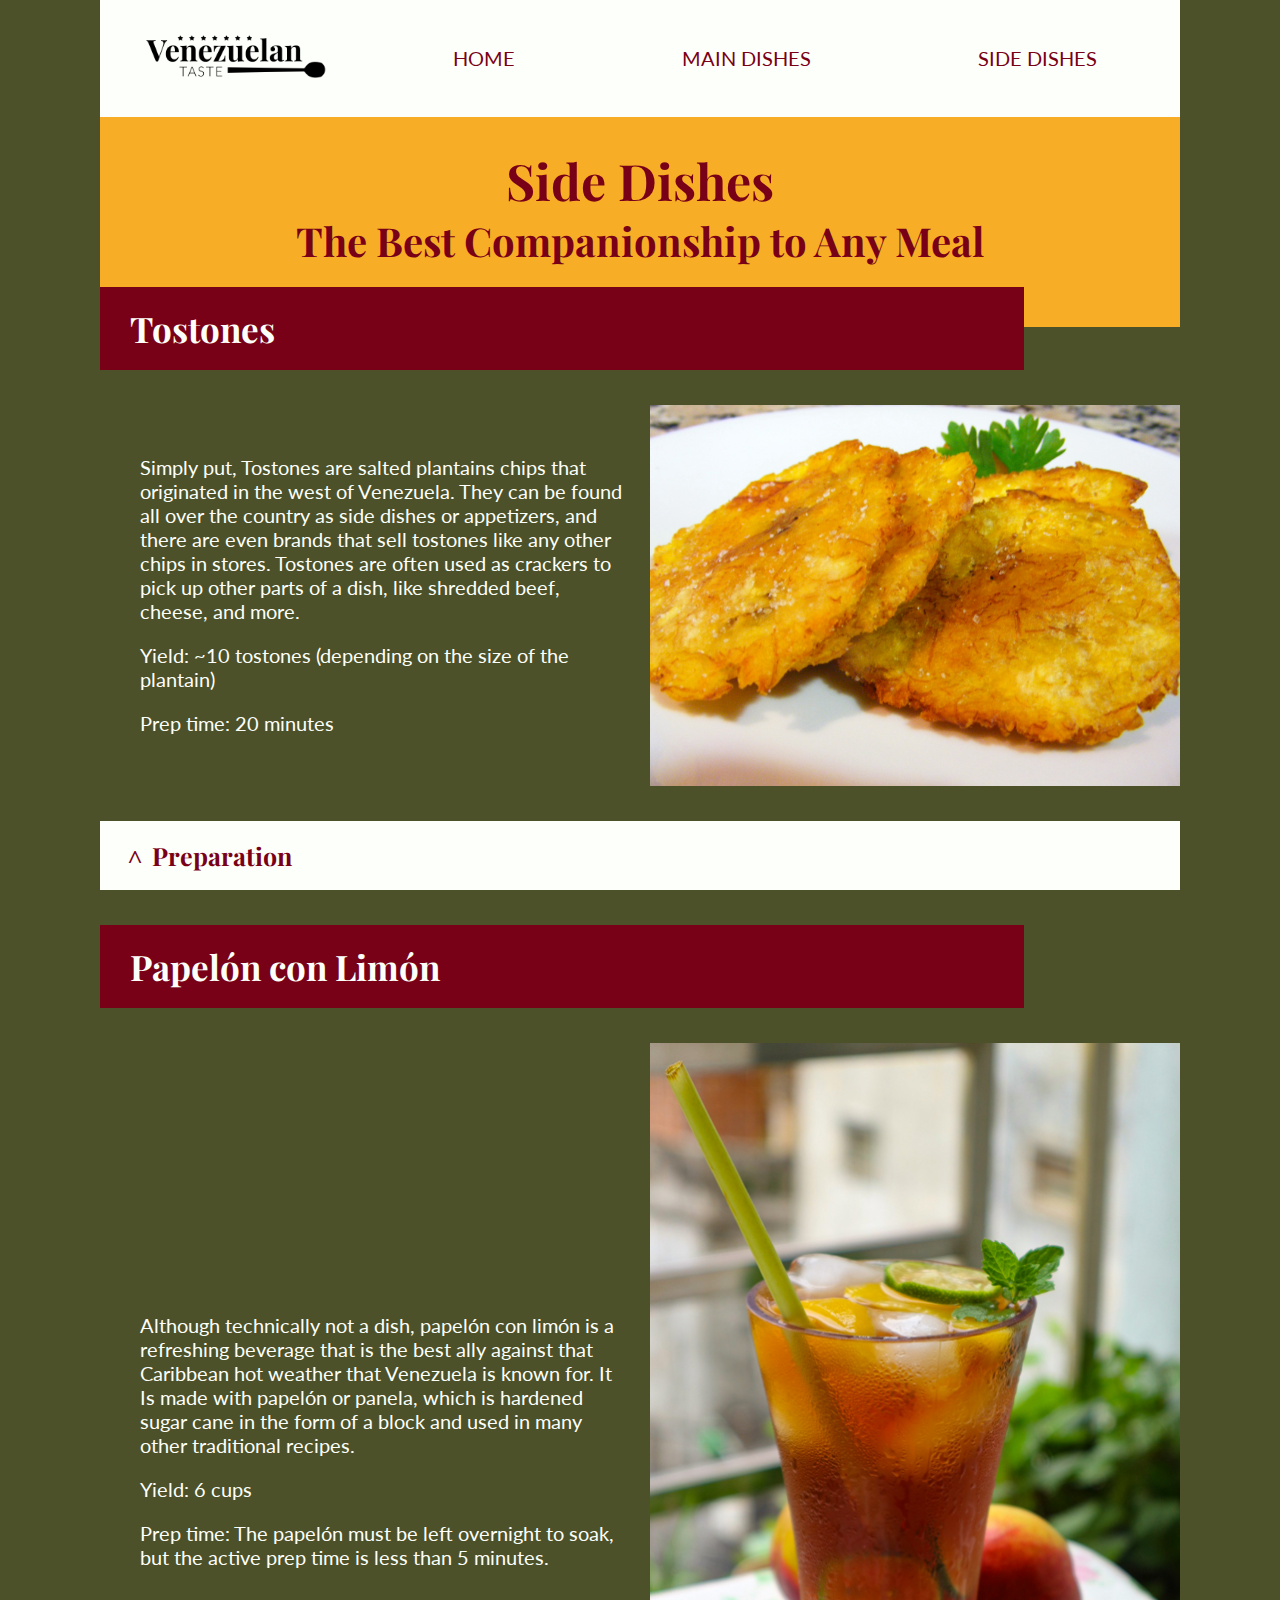
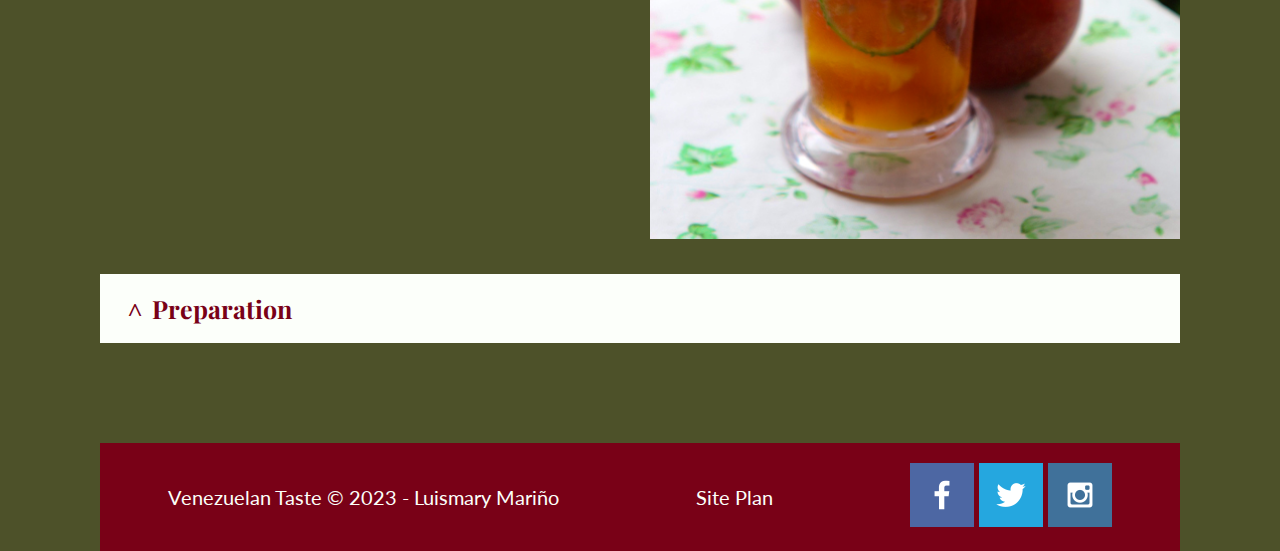
<file: venezuelantaste/side-dishes.html>
<!DOCTYPE html>
<html lang="en">
<head>
    <meta charset="UTF-8">
    <meta name="viewport" content="width=device-width, initial-scale=1.0">
    <title>Venezuelan Taste | Side Dishes</title>
    <link rel="stylesheet" href="styles/styles.css">
</head>
<body>
    <header>
        <a id="logo-link" href="index.html">
            <img src="images/venezuelantaste_logo.png" alt="Venezuelan Taste Logo">
        </a>
        <nav>
            <a href="index.html">Home</a>
            <a href="main-dishes.html">Main Dishes</a>
            <a href="side-dishes.html">Side Dishes</a>
        </nav>
    </header>
    <main>
        <section class="sub-page-title">
            <h1>Side Dishes</h1>
            <h2>The Best Companionship to Any Meal</h2>
        </section>
        <section>
            <h3 class="recipe-title top-title">Tostones</h3>
            <div class="side-recipe">
                <div>
                    <p>Simply put, Tostones are salted plantains chips that originated in the west of Venezuela. They can be found all over the country as side dishes or appetizers, and there are even brands that sell tostones like any other chips in stores. Tostones are often used as crackers to pick up other parts of a dish, like shredded beef, cheese, and more.</p>
                    <p>Yield: ~10 tostones (depending on the size of the plantain)</p>
                    <p>Prep time: 20 minutes</p>
                </div>
                <img src="images/tres_leches-079_copy_opt.jpg" alt="Tostones"> <!--Image by Jose Jorge Monsalvo Gnecco-->
            </div>
            <button class="accordion">Preparation</button>
            <div class="side-recipe-prep">
                <ul>
                    <li>1 green or unripe plantain.</li>
                    <li>1 ½ cups (or enough for frying) cups of cooking oil</li>
                    <li>1 cup of water</li>
                    <li>3 garlic cloves thinly diced or crushed</li>
                    <li>Salt to taste</li>
                </ul>
                <p>First, add the oil to a pan and set it to a high temperature. Cut the top and bottom tips of the plantain, and then cut a slit from the top to the bottom through the skin and peel it with your hands to reveal the pulp. Unripe plantain skin is very tough to peel so you might need to help yourself with a knife.</p>
                <p>Once you've got only the pulp, cut it into 3 cm thick slices (or a little larger than an inch) and fry them for about two minutes on each side. Once they're yellow, remove them from the heat (don't turn it off yet!) and lay them on paper towels to soak up the excess oil. Using a wooden press or any flat surface, gently flatten the tostones, leaving them about a centimeter thick.</p>
                <p>Mix the garlic and salt with the water in a bowl that you will then dip your tostones in to give them that salty, garlicky flavor. Flick off some of the water and place them back into the pan to fry until golden and crispy on both sides.</p>
                <p>Sprinkle some salt on top and serve!</p>
            </div>
        </section>
        <section>
            <h3 class="recipe-title">Papelón con Limón</h3>
            <div class="side-recipe">
            <div>
                <p>Although technically not a dish, papelón con limón is a refreshing beverage that is the best ally against that Caribbean hot weather that Venezuela is known for. It Is made with papelón or panela, which is hardened sugar cane in the form of a block and used in many other traditional recipes.</p>
                <p>Yield: 6 cups</p>
                <p>Prep time: The papelón must be left overnight to soak, but the active prep time is less than 5 minutes.</p>
            </div>
            <img src="images/food-5072245_1920_opt.jpg" alt="Papelón con Limón"> <!--Image by Binh Nguyen on Pixalbay-->
            </div>
            <button class="accordion">Preparation</button>
            <div class="side-recipe-prep">
                <ul>
                    <li>150 grams or 5 oz. of papelón, or panela.</li>
                    <li>1 ¼ of fresh lemon juice</li>
                    <li>6 cups of water</li>
                    <li>Lots of ice!</li>
                </ul>
                <p>The preparation of papelón con limón varies from person to person. Some people like to shred the papelón and boil it, or even buy it already melted down, but the way that my mom taught me (the best way) consists of leaving the block of papelón soaking in the water overnight to break it down.</p>
                <p>Pour the 6 cups of water into a jug or pitcher and drop in the papelón. Cover it with a lid and let it sit for around 8 hours, or until the papelón fully dissolves. Once it is done, filter it with a thin strainer to make sure it's all dissolved in the water. Then, add in the lemon juice and stir. </p>
                <p>Serve with lots of ice, and enjoy!</p>
            </div>
        </section>
    </main>
    <footer>
        <p>Venezuelan Taste &copy; 2023 - Luismary Mariño</p>
        <a href="site-plan.html">Site Plan</a>
        <div class="socials">
            <a href="https://facebook.com" target="_blank">
                <img src="images/facebook.png" alt="facebook icon">
            </a>
            <a href="https://twitter.com" target="_blank">
                <img src="images/twitter.png" alt="twitter icon">
            </a>
            <a href="https://instagram.com" target="_blank">
                <img src="images/instagram.png" alt="instagram icon">
            </a>
        </div>
    </footer>
    <script>
        var acc = document.getElementsByClassName("accordion");
        var i;

        for (i = 0; i < acc.length; i++) {
        acc[i].addEventListener("click", function() {
            /* Toggle between adding and removing the "active" class,
            to highlight the button that controls the panel */
            this.classList.toggle("active");

            /* Toggle between hiding and showing the active panel */
            var panel = this.nextElementSibling;
            if (panel.style.maxHeight) {
             panel.style.maxHeight = null;
            } else {
             panel.style.maxHeight = panel.scrollHeight + "px";
            } 
        });
    }
    </script>
</body>
</html>
</file>
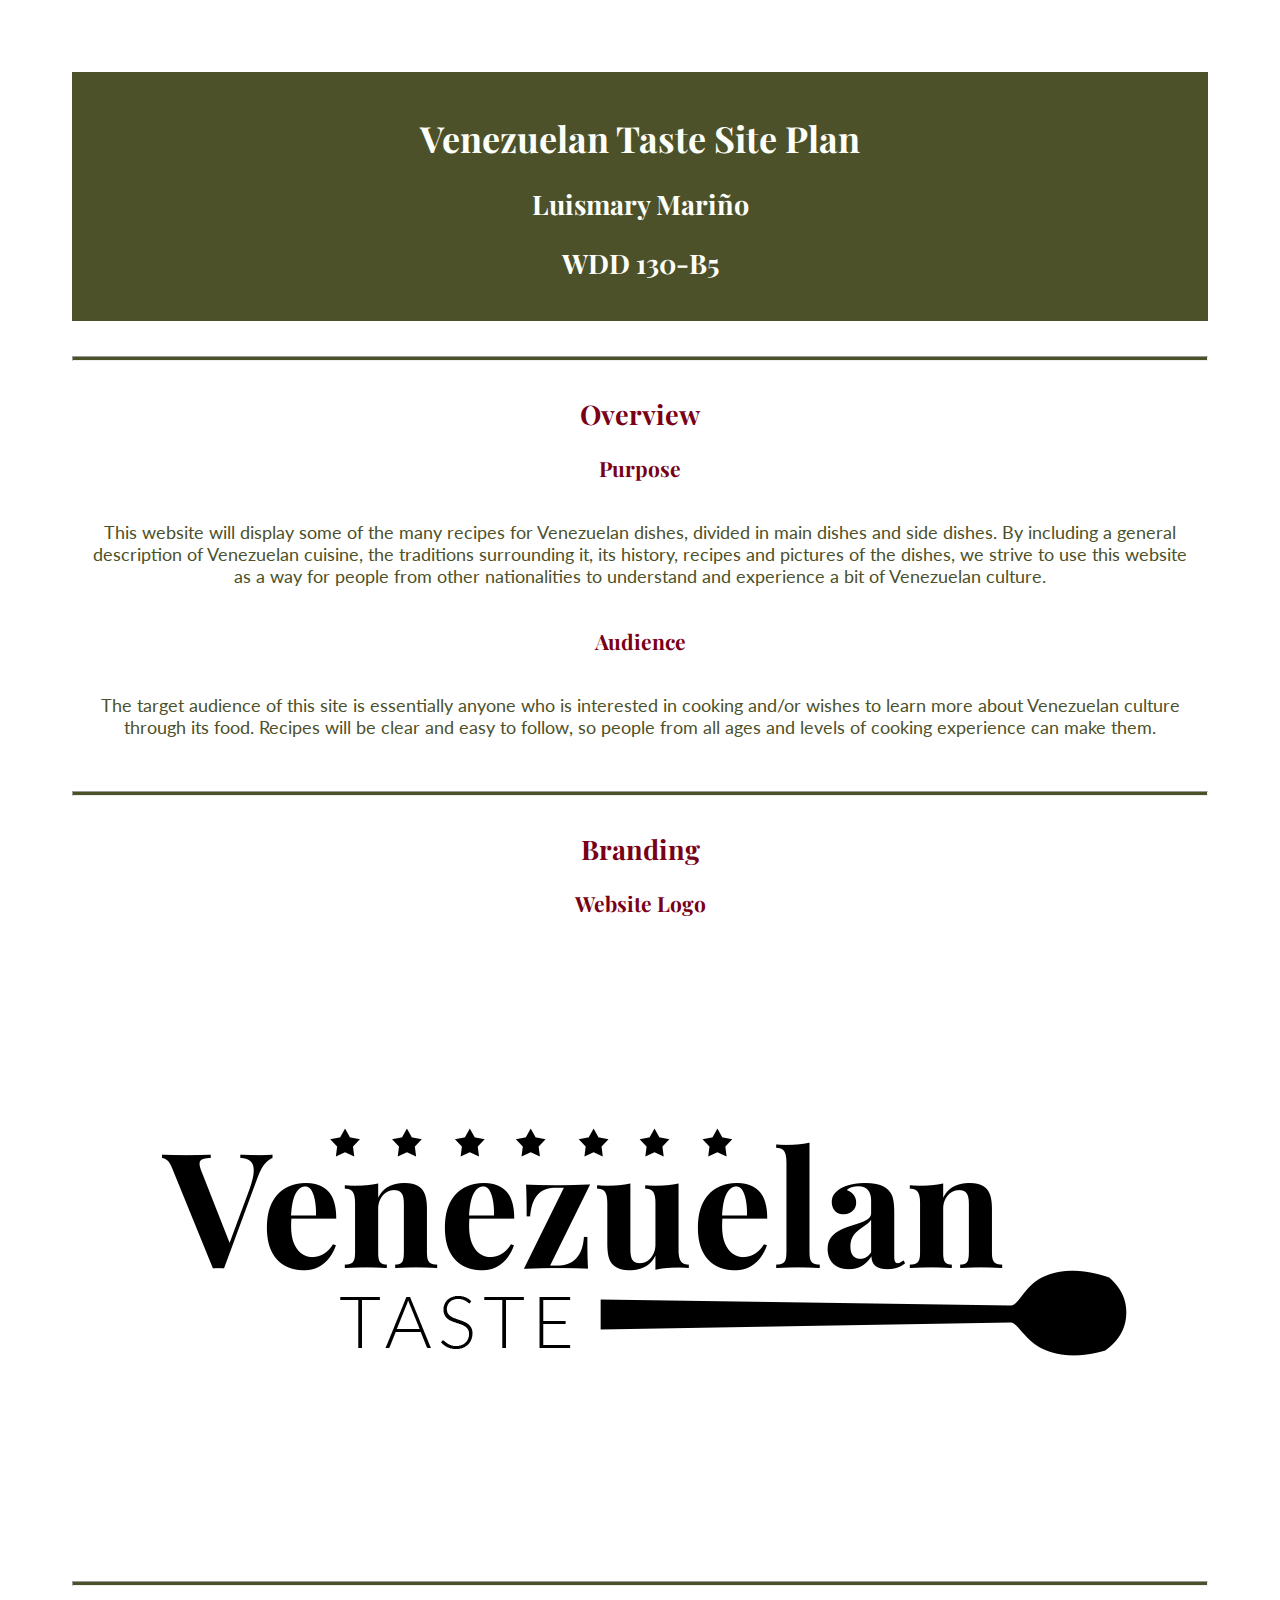
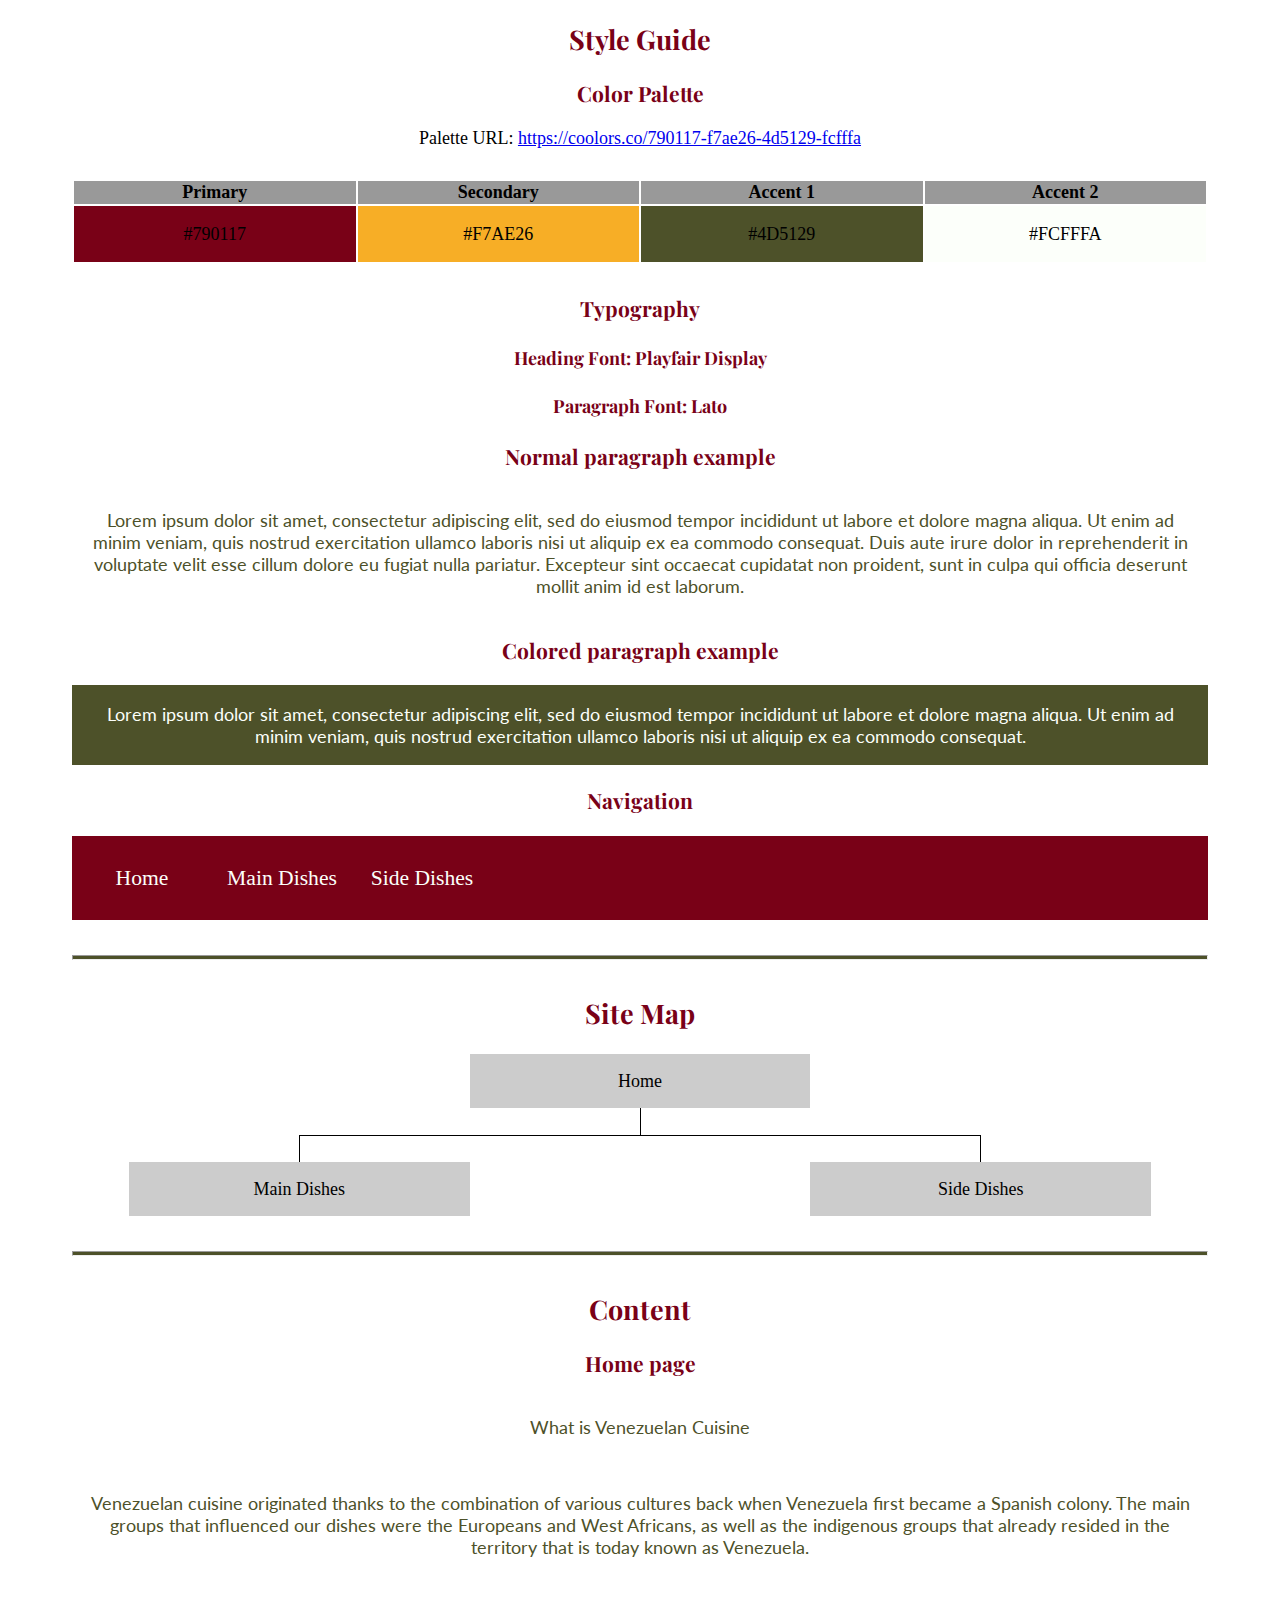
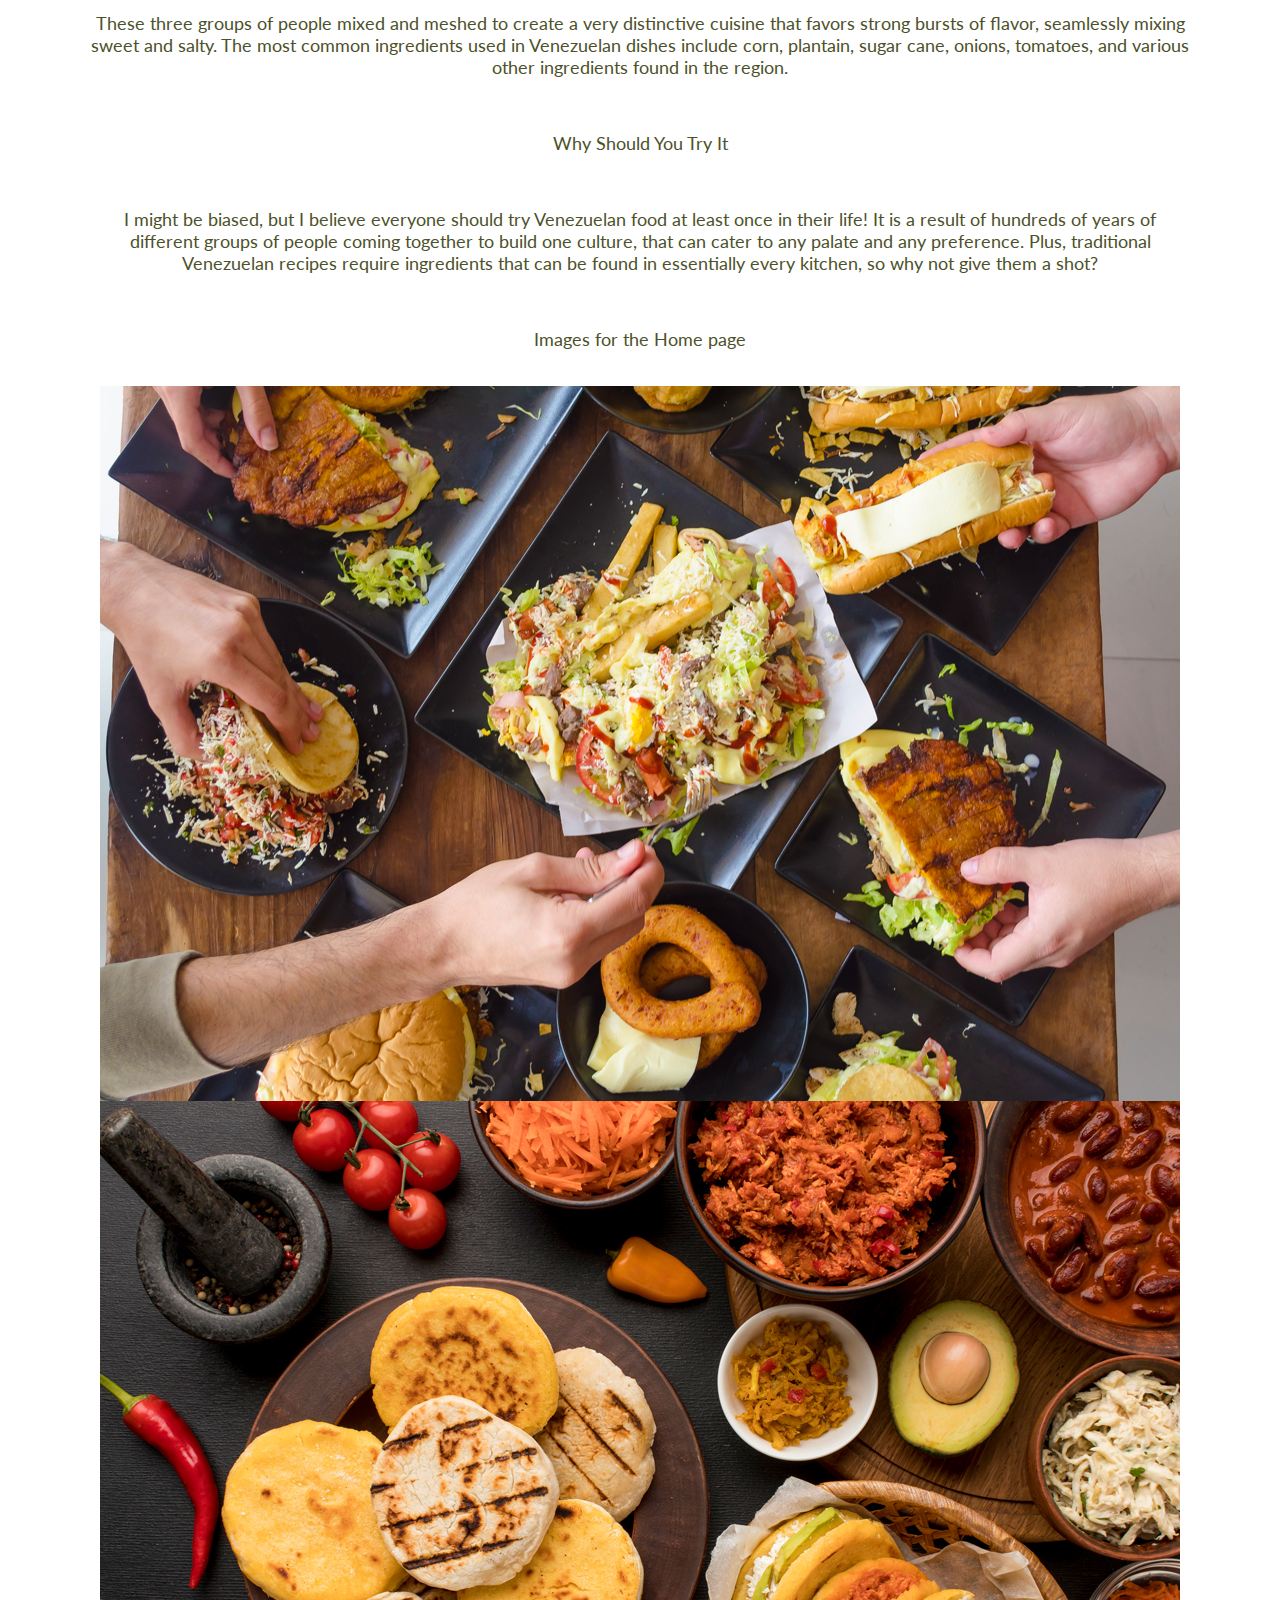
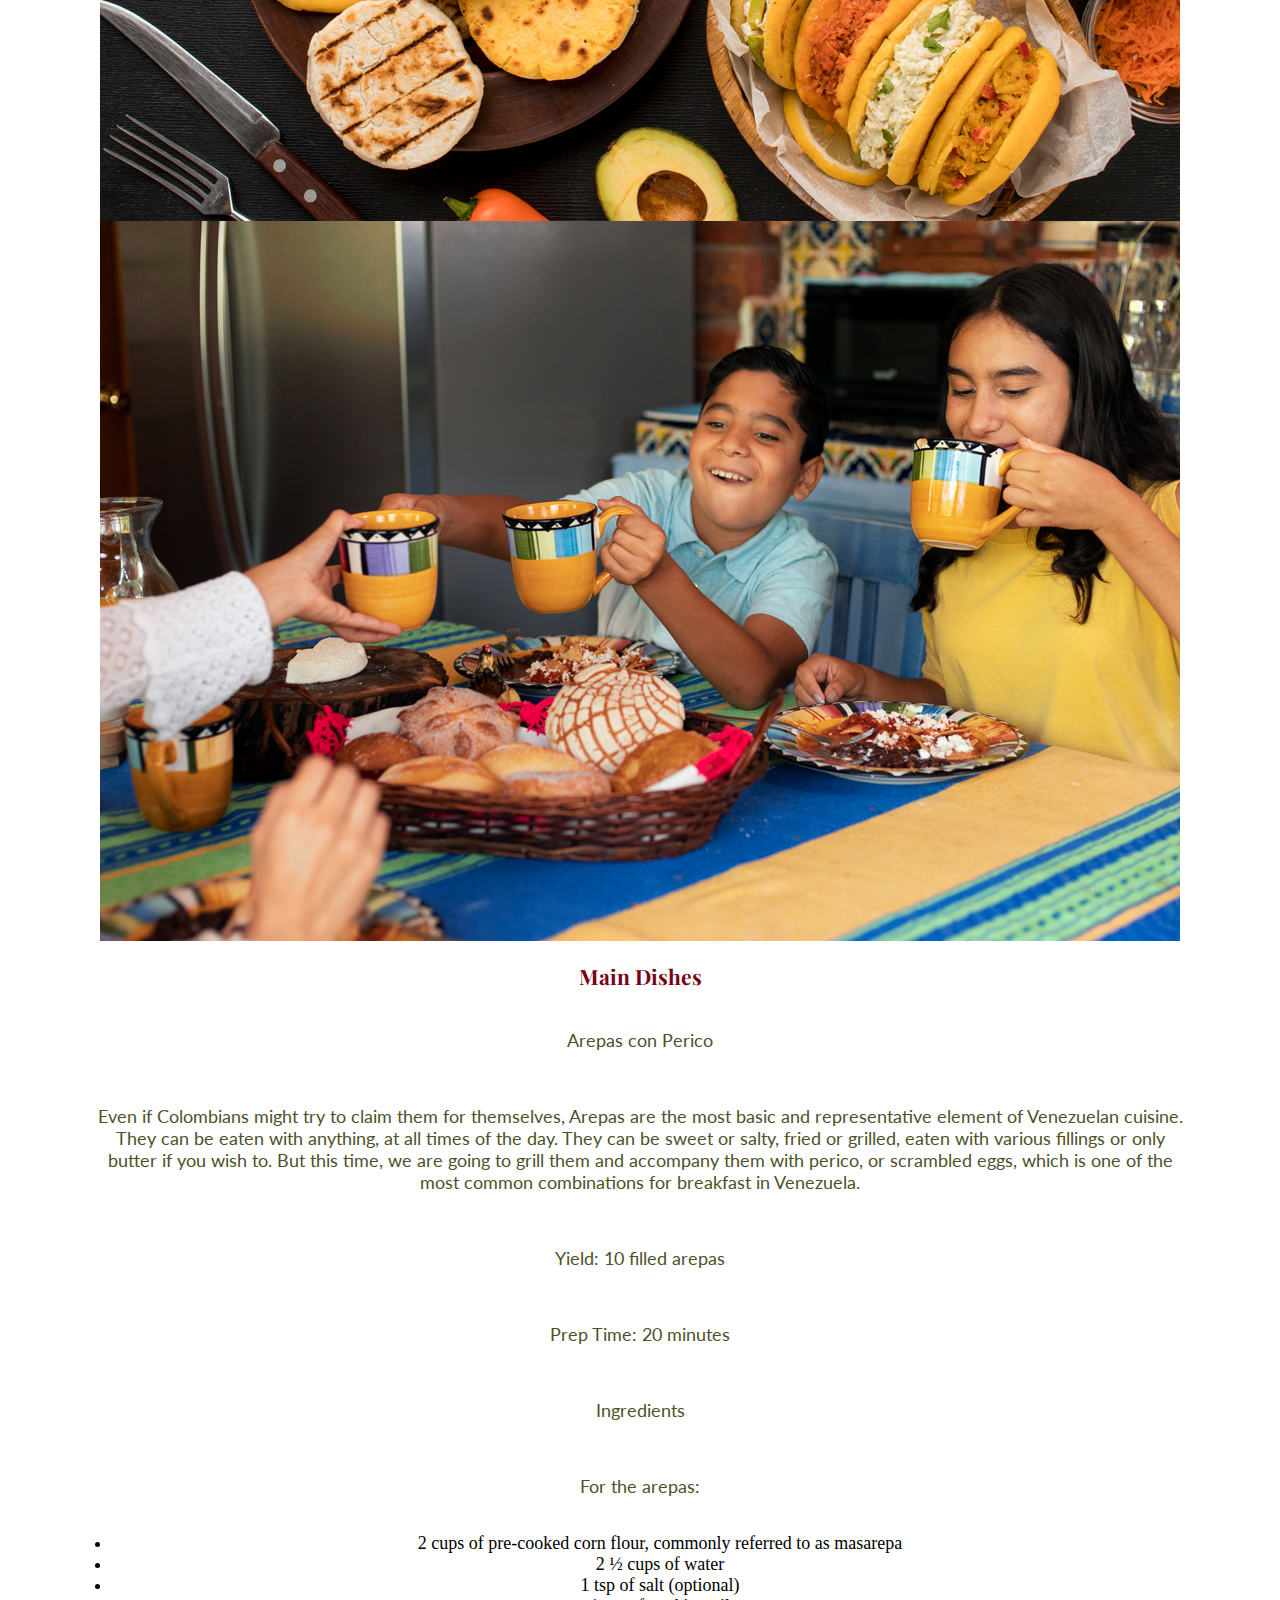
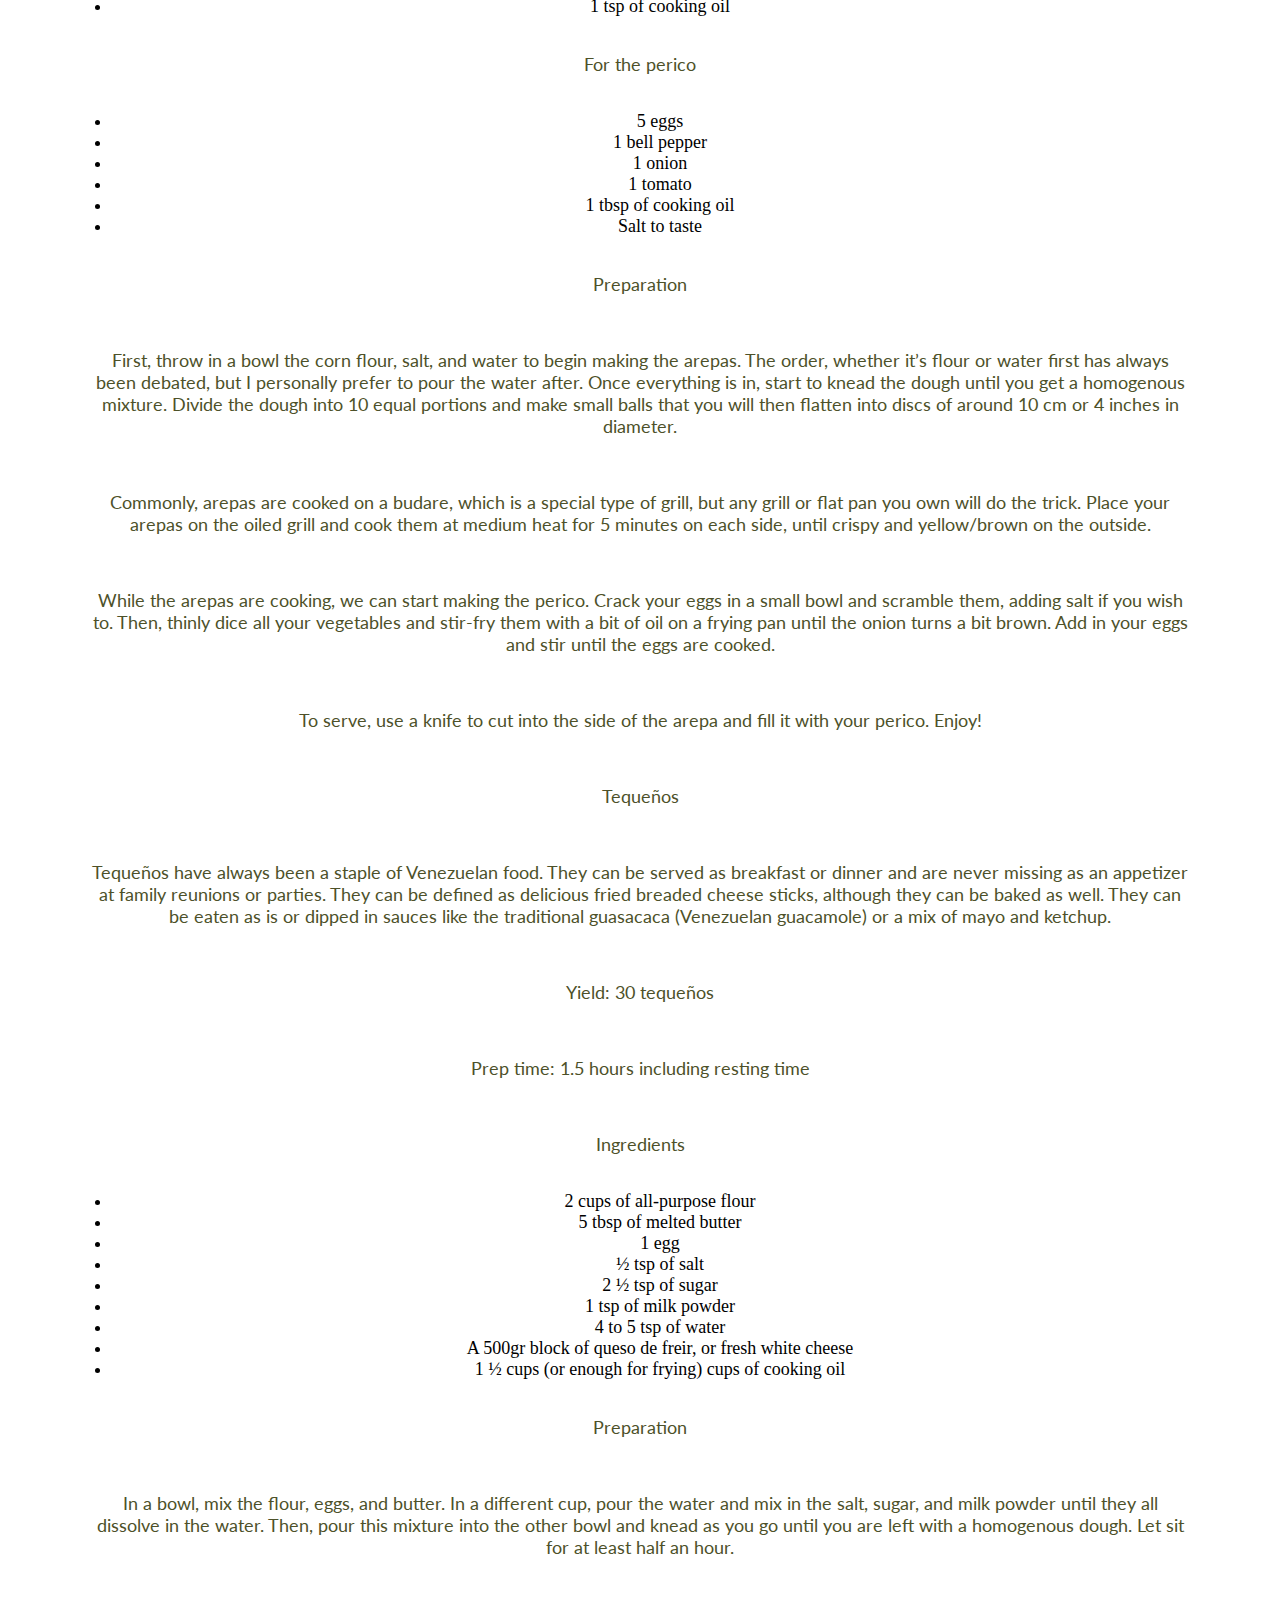
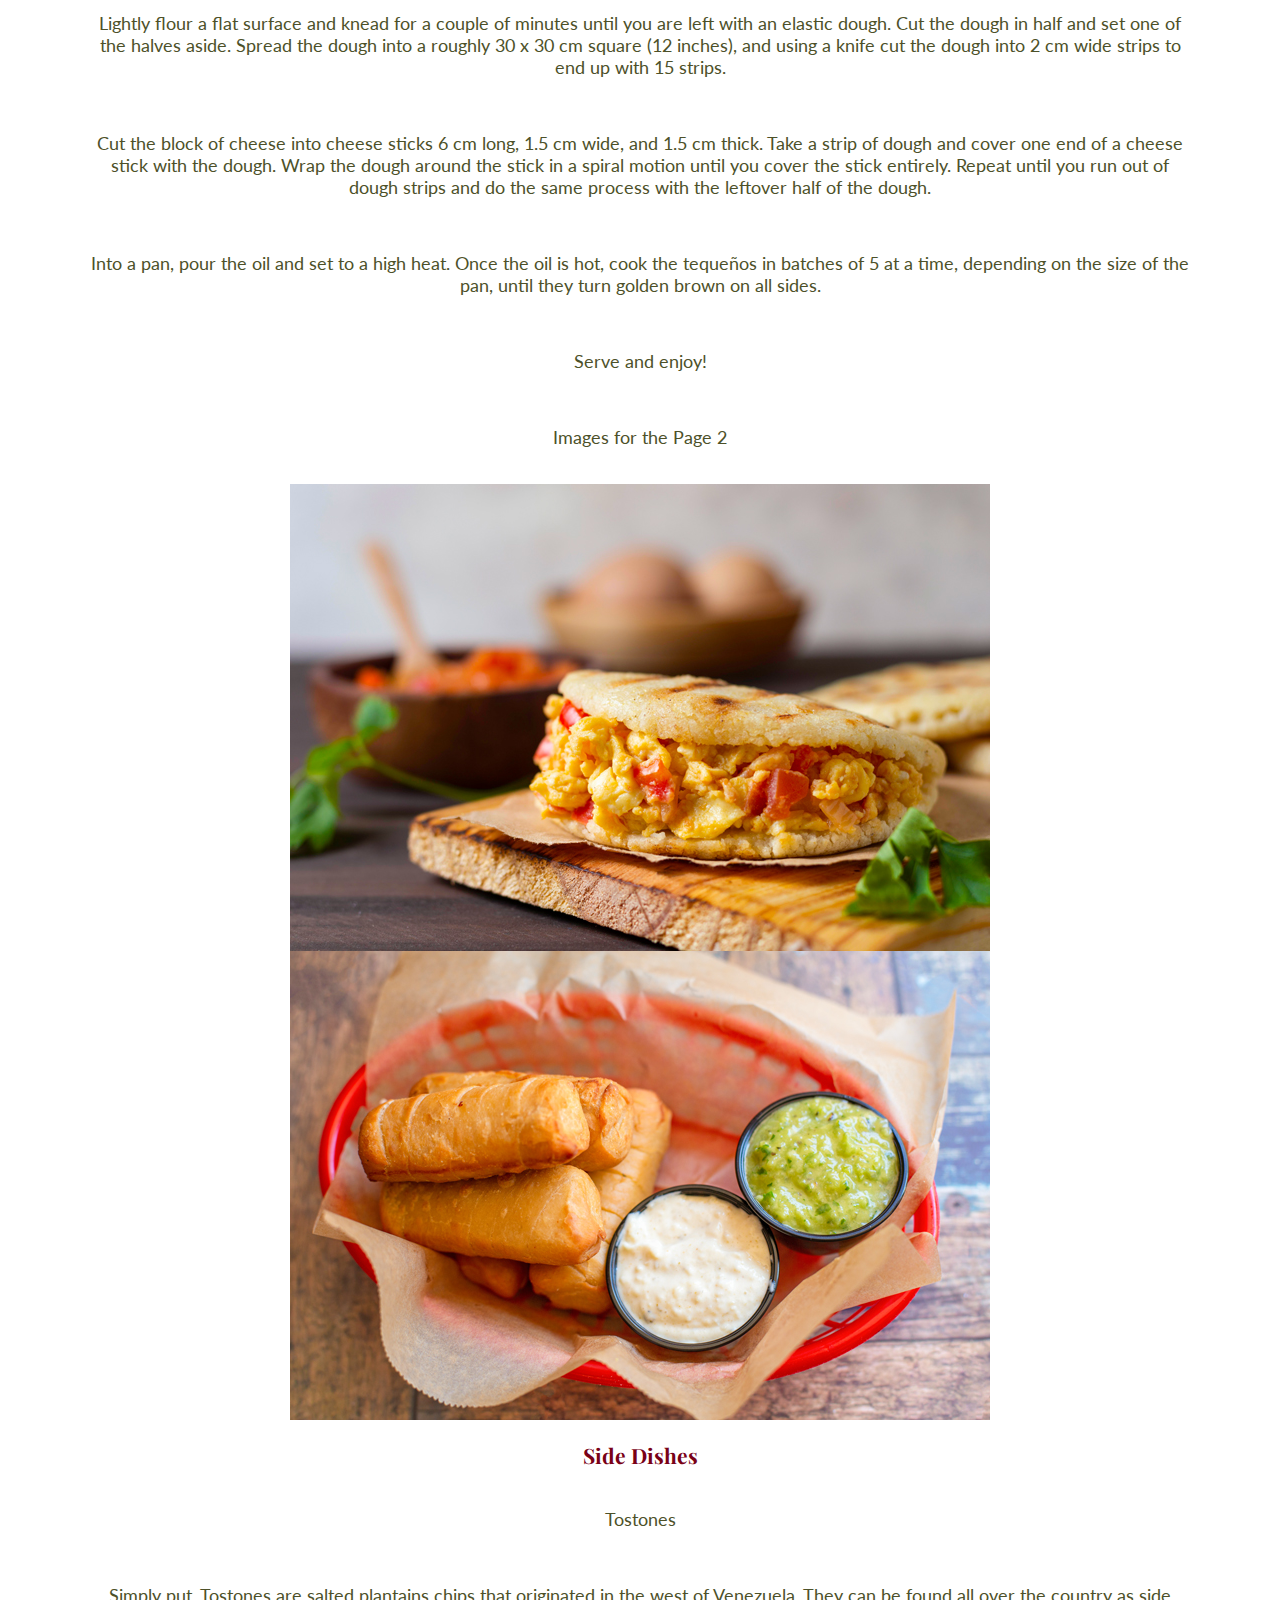
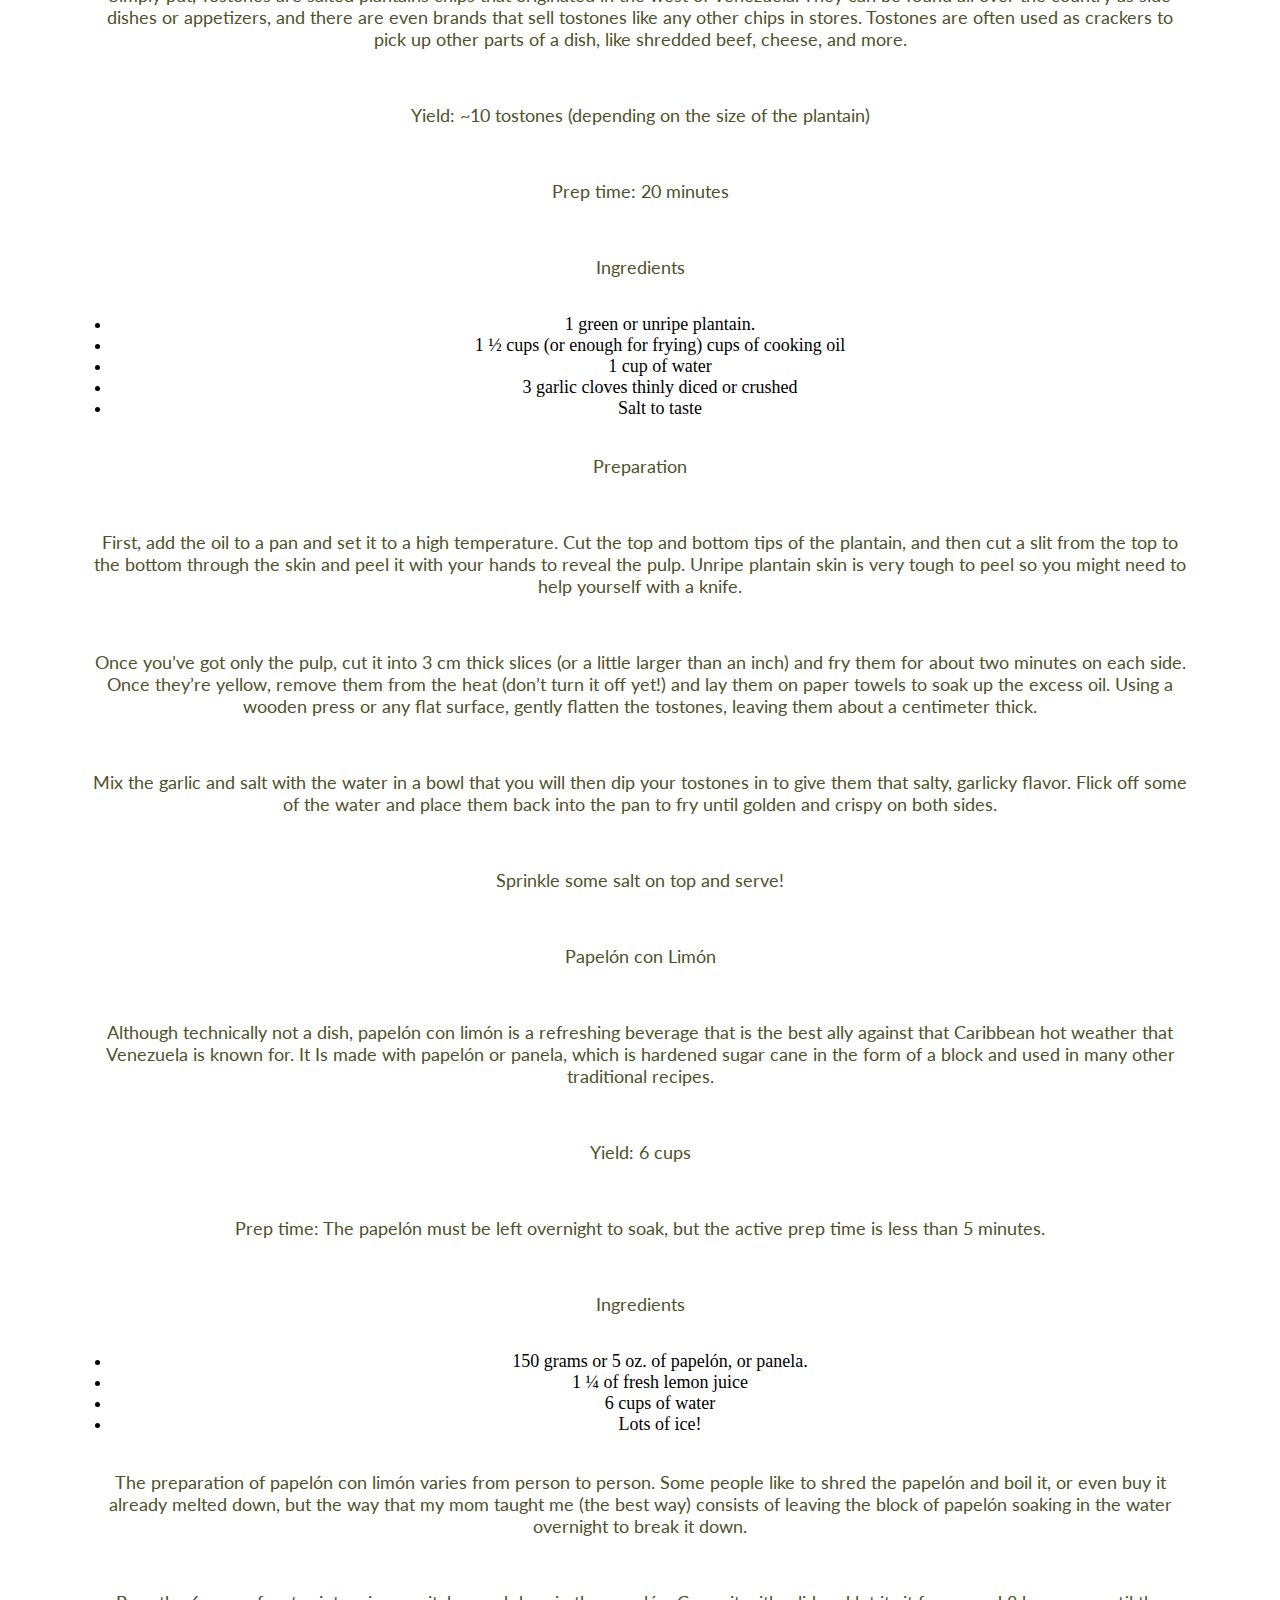
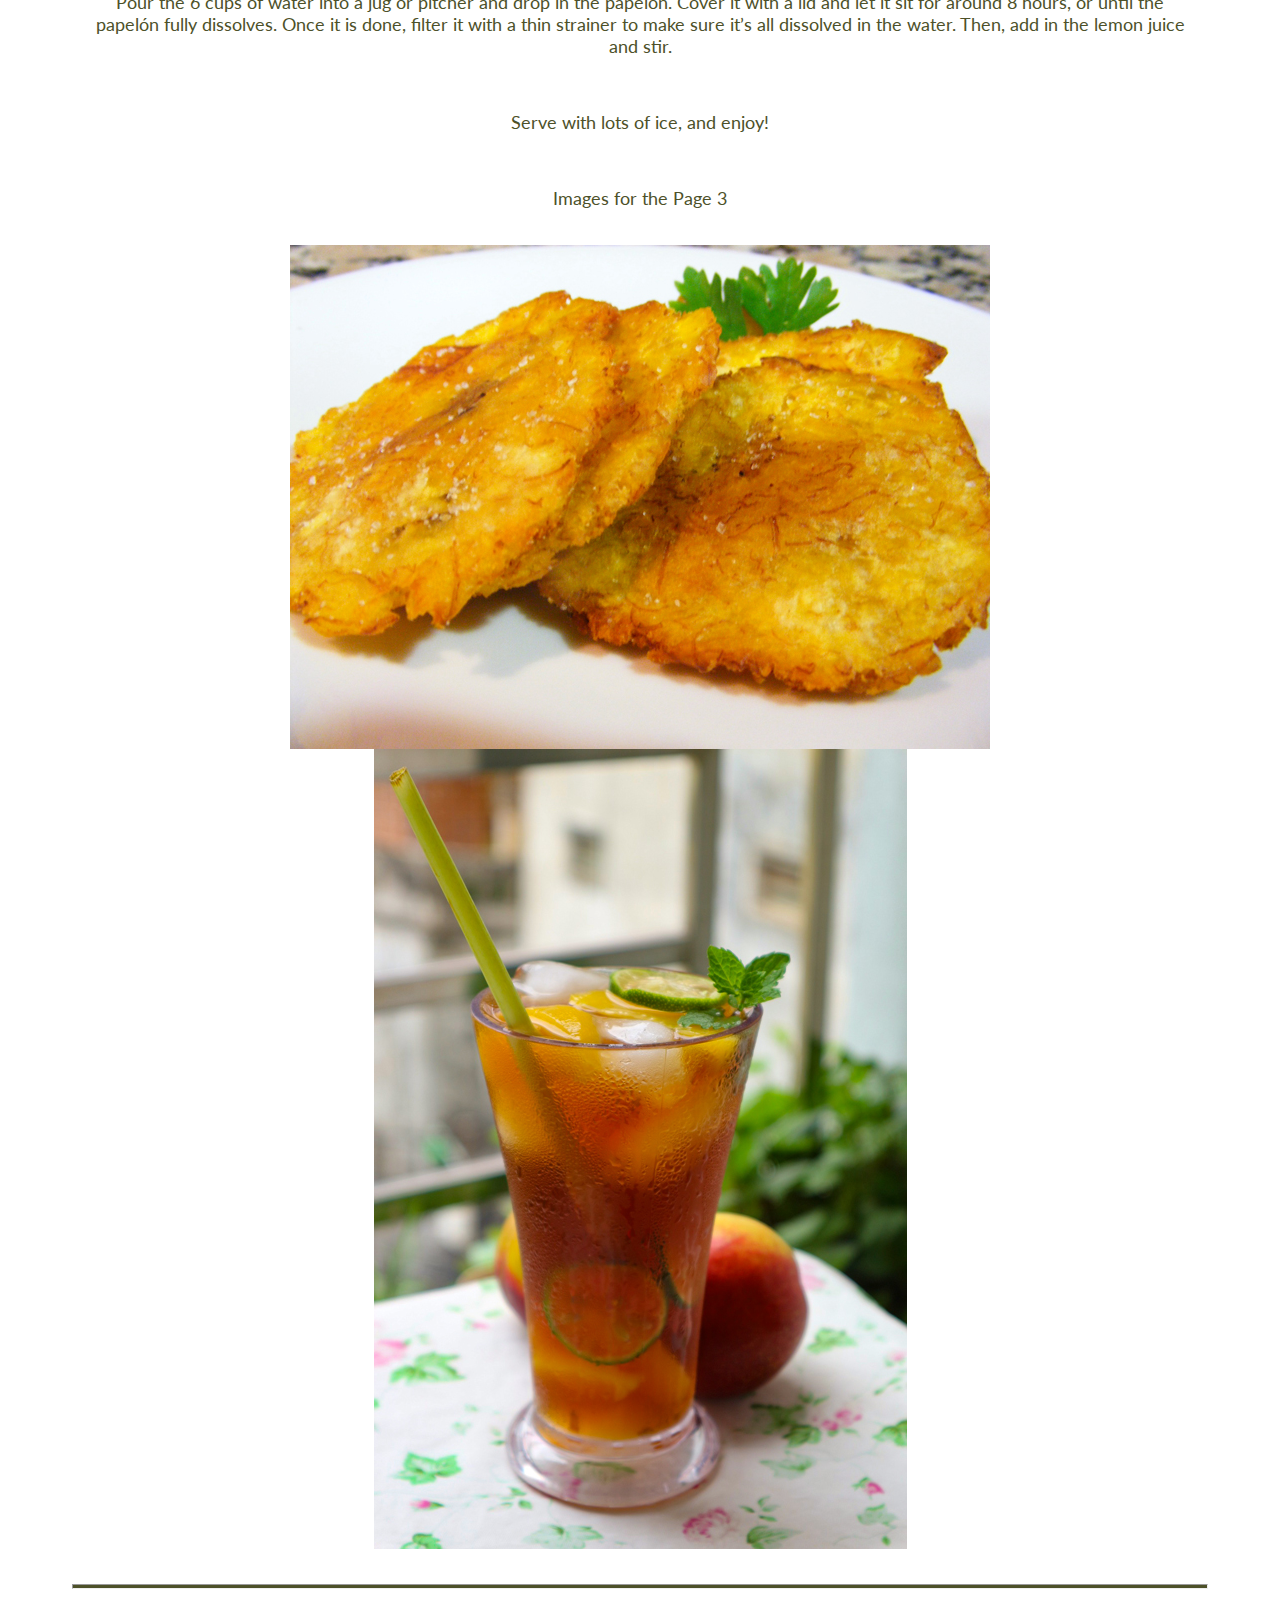
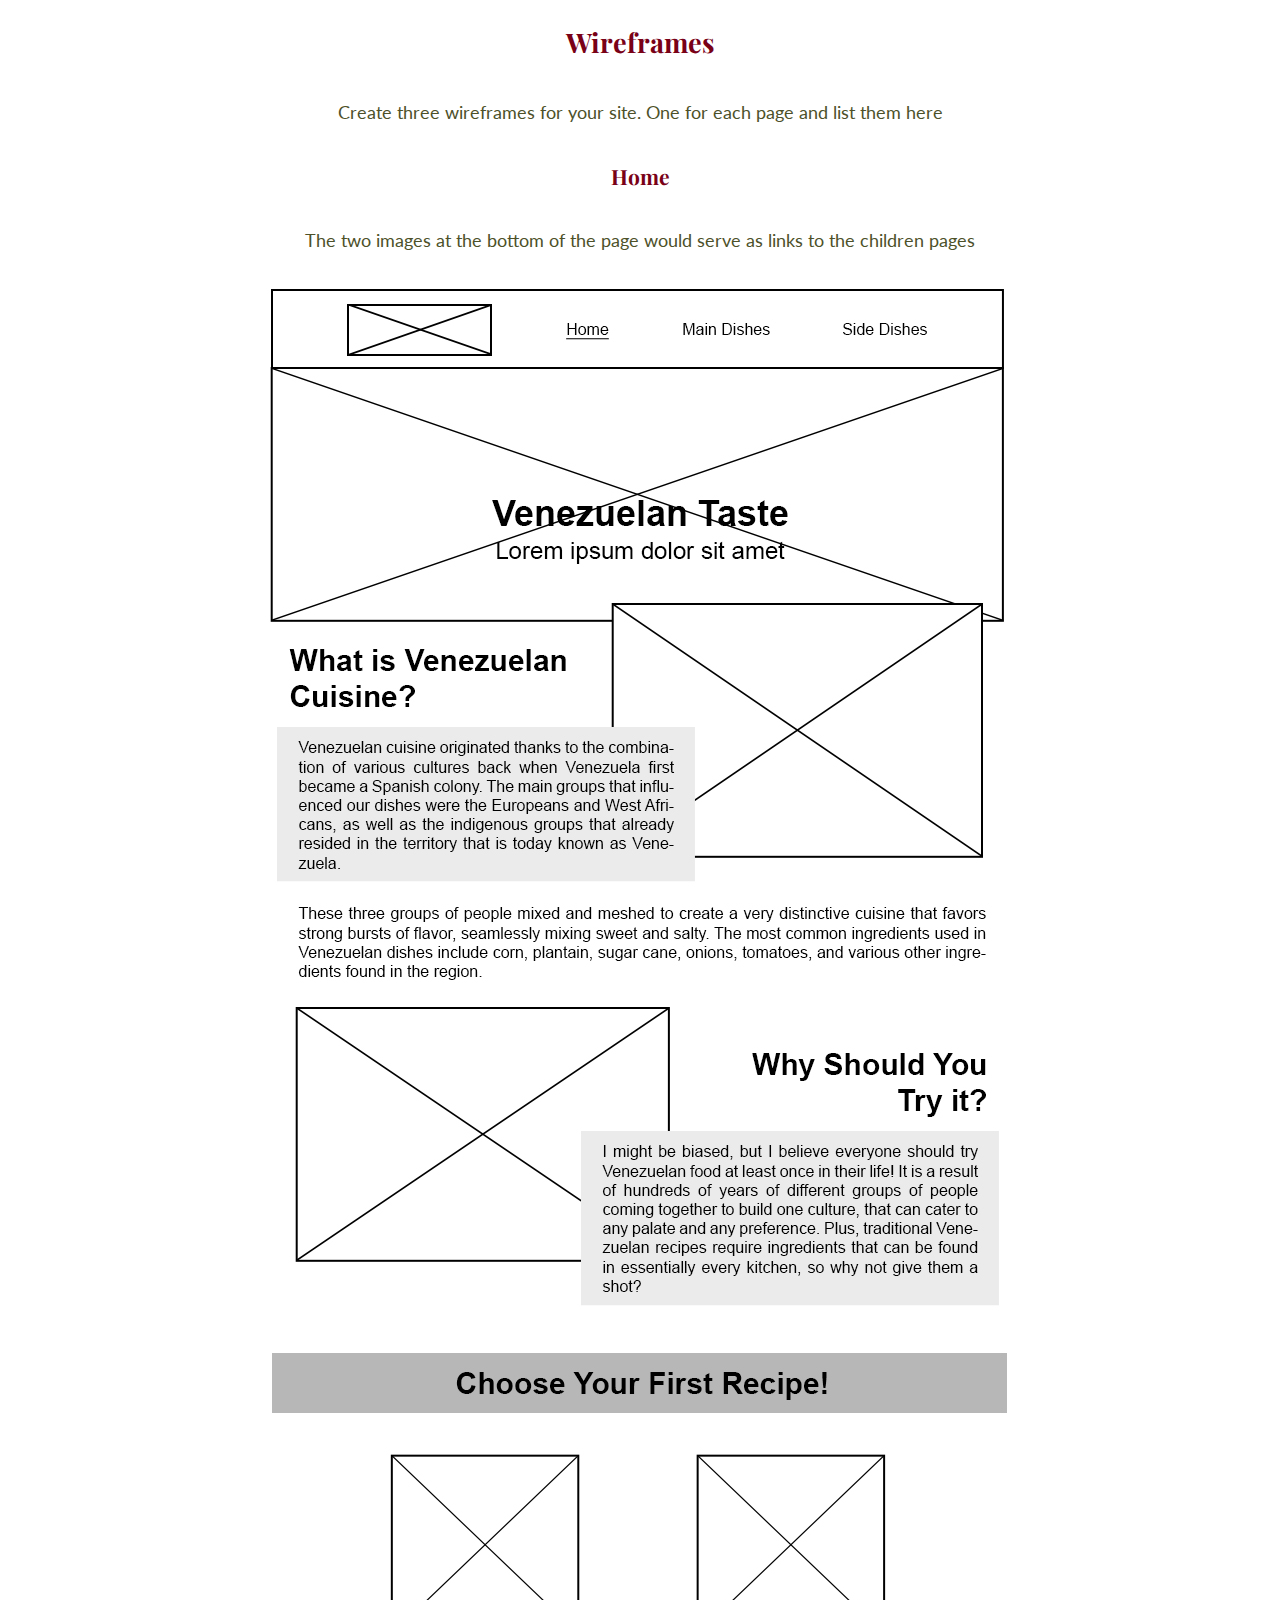
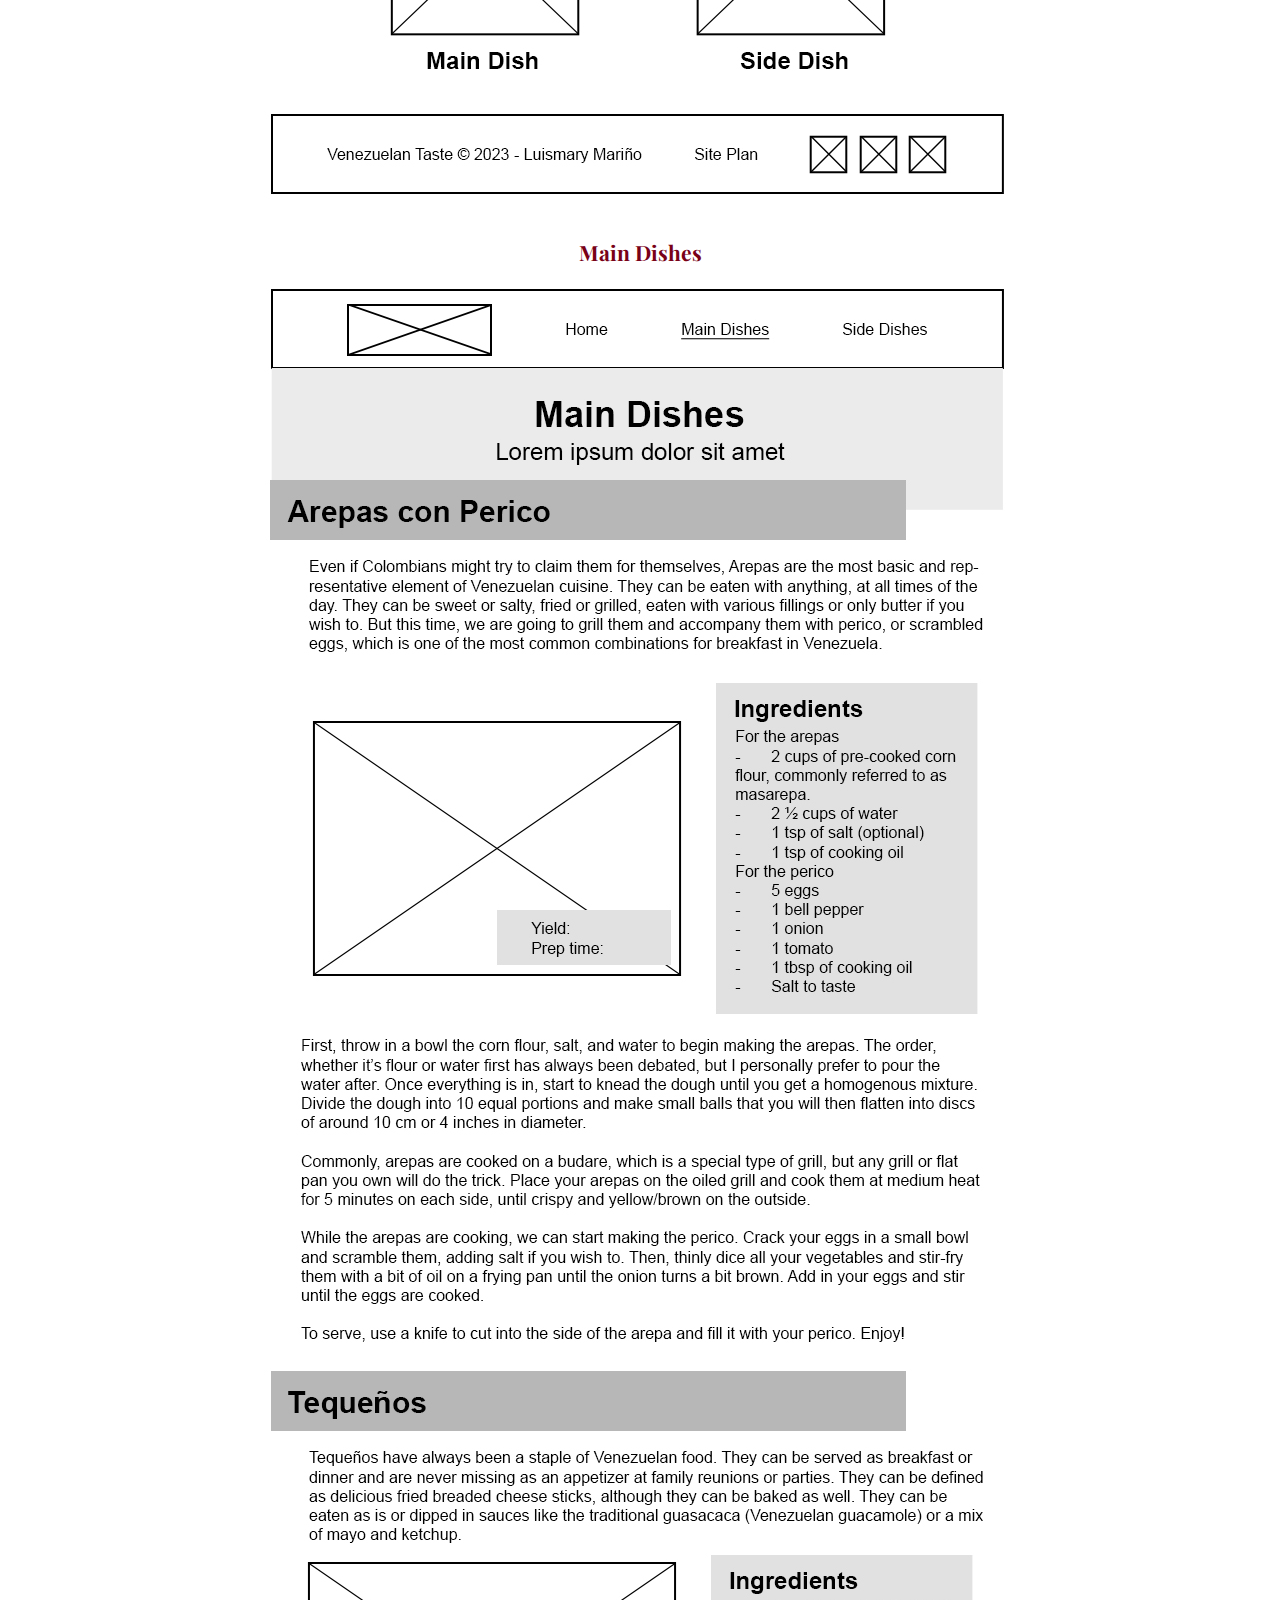
<file: venezuelantaste/site-plan.html>
<!DOCTYPE html>
<html lang="en-us">
    
  <head>
    <meta charset="utf-8">
    <title>Site Plan</title>
    <link type="text/css" rel="stylesheet" href="styles/site-plan.css">
  </head>

  <body>
    <header>
      <h1>Venezuelan Taste Site Plan</h1>
      <h2>Luismary Mariño</h2>
      <h2>WDD 130-B5</h2>
      <!-- In the header above, add the name or your site, your name and class number. For example if you are in section 3 you would put WDD 130.03 -->
    </header>
    <main>

      <!-- ------------------------Steps 2-3------------------------------ -->
      <hr>
      <h2>Overview</h2>
      <h3>Purpose</h3>
      <p>This website will display some of the many recipes for Venezuelan dishes, divided in main dishes and side dishes. By including a general description of Venezuelan cuisine, the traditions surrounding it, its history, recipes and pictures of the dishes, we strive to use this website as a way for people from other nationalities to understand and experience a bit of Venezuelan culture.</p>  <!-- change this -->


      <h3>Audience</h3>
      <p>The target audience of this site is essentially anyone who is interested in cooking and/or wishes to learn more about Venezuelan culture through its food. Recipes will be clear and easy to follow, so people from all ages and levels of cooking experience can make them.</p>  <!-- change this -->

      <hr>
      <h2>Branding</h2>
      <h3>Website Logo</h3>
      <!-- Replace this with some sort of logo for your site.  A logo can be as simple as the name of your site in a nice font :) -->
      <img src="images/venezuelantaste_logo.png" alt="Logo image">
      <hr>
      <h2>
        Style Guide
      </h2>

      <!-- ------------------------Steps 4-8------------------------------ -->

      <h3>
        Color Palette
      </h3>
      <!--  The colors you choose for a website are one of the most important decisions you will make. Follow the instructions on the activity in iLearn then return and replace the color codes below with the hex color codes (the 6 digit numbers that show at the bottom of each color) for the colors you have chosen below.  You should have at least 2 colors but do not have to fill in all 4 if you do not need them.  -->

      <!-- Copy and paste the URL to your finished palette below Make sure to paste it into both spots -->
      Palette URL: <a href="https://coolors.co/790117-f7ae26-4d5129-fcfffa" target="_blank">https://coolors.co/790117-f7ae26-4d5129-fcfffa</a>


      <table class="colors">
        <tr><th>Primary</th><th>Secondary</th><th>Accent 1</th><th>Accent 2</th></tr>
        <!-- Replace the numbers in the boxes below with your hex color codes. Then switch to the site-plan.css file and change your colors there as well. -->
        <tr><td class="primary">#790117</td><td class="secondary">#F7AE26</td><td class="accent1">#4D5129</td><td class="accent2">#FCFFFA</td></tr>
      </table>

      <!-- ------------------------Step 9------------------------------ -->

      <h3>
        Typography
      </h3>
      <!-- Choose a font for your paragraphs (body copy) and headlines. What font(s) have you chosen? Why did you choose what you did?  Make sure to review the list of web safe fonts at W3Schools.org as a starting point.  Think also about which of your colors above you might use for background and font colors. -->

      <h4>
        Heading Font: Playfair Display  <!-- change this -->
      </h4>
      <h4>
        Paragraph Font: Lato  <!-- change this -->
      </h4>
      <h3>
        Normal paragraph example
      </h3>
      <p>
        Lorem ipsum dolor sit amet, consectetur adipiscing elit, sed do eiusmod tempor incididunt ut labore et dolore magna aliqua. Ut enim ad minim veniam, quis nostrud exercitation ullamco laboris nisi ut aliquip ex ea commodo consequat. Duis aute irure dolor in reprehenderit in voluptate velit esse cillum dolore eu fugiat nulla pariatur. Excepteur sint occaecat cupidatat non proident, sunt in culpa qui officia deserunt mollit anim id est laborum.
      </p>
      <h3>
        Colored paragraph example
      </h3>
      <p class="colored">
        Lorem ipsum dolor sit amet, consectetur adipiscing elit, sed do eiusmod tempor incididunt ut labore et dolore magna aliqua. Ut enim ad minim veniam, quis nostrud exercitation ullamco laboris nisi ut aliquip ex ea commodo consequat. 
      </p>

      <!-- ------------------------Step 10------------------------------ -->

      <h3>
        Navigation
      </h3>
      <!-- Think about how you want your navigation bar to look. In the site-plan.css file change the colors to your colors to get the look you desire. --> 
      <nav>
        <a href="#">Home</a>
        <a href="#">Main Dishes</a>
        <a href="#">Side Dishes</a>
      </nav>
      <hr>
      <h2>
        Site Map
      </h2>
      <div class="sitemap">
        <div class="sm-home">
          Home
        </div>
        <div class="sm-page2">
          Main Dishes <!-- change this -->
        </div>
        <div class="sm-page3">
          Side Dishes  <!-- change this -->
        </div>

        <div class="top">
          &nbsp;
        </div>
        <div class="left">
          &nbsp;
        </div>
        <div class="right">
          &nbsp;
        </div>

      </div>

      <!-- --------Content Section -------------- -->
      <hr>
      <h2>
        Content
      </h2>
      <h3>Home page</h3>
      <p>What is Venezuelan Cuisine</p>
      <p>
        Venezuelan cuisine originated thanks to the combination of various cultures back when Venezuela first became a Spanish colony. The main groups that influenced our dishes were the Europeans and West Africans, as well as the indigenous groups that already resided in the territory that is today known as Venezuela. 
      </p>
      <p>
        These three groups of people mixed and meshed to create a very distinctive cuisine that favors strong bursts of flavor, seamlessly mixing sweet and salty. The most common ingredients used in Venezuelan dishes include corn, plantain, sugar cane, onions, tomatoes, and various other ingredients found in the region. 
      </p>
      <p>Why Should You Try It</p>
      <p>
        I might be biased, but I believe everyone should try Venezuelan food at least once in their life! It is a result of hundreds of years of different groups of people coming together to build one culture, that can cater to any palate and any preference. Plus, traditional Venezuelan recipes require ingredients that can be found in essentially every kitchen, so why not give them a shot?
      </p>
      <p>Images for the Home page</p>
        <img src="images/frederick-medina-HLG35jI85V8-unsplash_opt.jpg" alt="image for homepage">
        <img src="images/tasty-food-arrangement-top-view_opt.jpg" alt="image for homepage">
        <img src="images/side-view-family-sitting-table-opt.jpg" alt="image for homepage">

      </ul>
      <h3>Main Dishes</h3>
      <p>Arepas con Perico</p>
      <p>
        Even if Colombians might try to claim them for themselves, Arepas are the most basic and representative element of Venezuelan cuisine. They can be eaten with anything, at all times of the day. They can be sweet or salty, fried or grilled, eaten with various fillings or only butter if you wish to. But this time, we are going to grill them and accompany them with perico, or scrambled eggs, which is one of the most common combinations for breakfast in Venezuela. 
      </p>
      <p>Yield: 10 filled arepas</p>
      <p>Prep Time: 20 minutes</p>
      <p>Ingredients</p>
      <p>For the arepas:</p>
      <ul>
        <li>2 cups of pre-cooked corn flour, commonly referred to as masarepa</li>
        <li>2 ½ cups of water</li>
        <li>1 tsp of salt (optional)</li>
        <li>1 tsp of cooking oil</li>
      </ul>
      <p>For the perico</p>
      <ul>
        <li>5 eggs</li>
        <li>1 bell pepper</li>
        <li>1 onion</li>
        <li>1 tomato</li>
        <li>1 tbsp of cooking oil</li>
        <li>Salt to taste</li>
      </ul>
      <p>Preparation</p>
      <p>
        First, throw in a bowl the corn flour, salt, and water to begin making the arepas. The order, whether it’s flour or water first has always been debated, but I personally prefer to pour the water after. Once everything is in, start to knead the dough until you get a homogenous mixture. Divide the dough into 10 equal portions and make small balls that you will then flatten into discs of around 10 cm or 4 inches in diameter. 
      </p>
      <p>
        Commonly, arepas are cooked on a budare, which is a special type of grill, but any grill or flat pan you own will do the trick. Place your arepas on the oiled grill and cook them at medium heat for 5 minutes on each side, until crispy and yellow/brown on the outside. 
      </p>
      <p>
        While the arepas are cooking, we can start making the perico. Crack your eggs in a small bowl and scramble them, adding salt if you wish to. Then, thinly dice all your vegetables and stir-fry them with a bit of oil on a frying pan until the onion turns a bit brown. Add in your eggs and stir until the eggs are cooked. 
      </p>
      <p>To serve, use a knife to cut into the side of the arepa and fill it with your perico. Enjoy!</p>
      <p>Tequeños</p>
      <p>
        Tequeños have always been a staple of Venezuelan food. They can be served as breakfast or dinner and are never missing as an appetizer at family reunions or parties. They can be defined as delicious fried breaded cheese sticks, although they can be baked as well. They can be eaten as is or dipped in sauces like the traditional guasacaca (Venezuelan guacamole) or a mix of mayo and ketchup.
      </p>
      <p>Yield: 30 tequeños</p>
      <p>Prep time: 1.5 hours including resting time</p>
      <p>Ingredients</p>
      <ul>
        <li>2 cups of all-purpose flour</li> 
        <li>5 tbsp of melted butter</li>
        <li>1 egg</li>
        <li>½ tsp of salt</li>
        <li>2 ½ tsp of sugar</li>
        <li>1 tsp of milk powder</li>
        <li>4 to 5 tsp of water</li>
        <li>A 500gr block of queso de freir, or fresh white cheese</li>
        <li>1 ½ cups (or enough for frying) cups of cooking oil</li>
      </ul>
      <p>Preparation</p>
      <p>
        In a bowl, mix the flour, eggs, and butter. In a different cup, pour the water and mix in the salt, sugar, and milk powder until they all dissolve in the water. Then, pour this mixture into the other bowl and knead as you go until you are left with a homogenous dough. Let sit for at least half an hour.
      </p>
      <p>
        Lightly flour a flat surface and knead for a couple of minutes until you are left with an elastic dough. Cut the dough in half and set one of the halves aside. Spread the dough into a roughly 30 x 30 cm square (12 inches), and using a knife cut the dough into 2 cm wide strips to end up with 15 strips. 
      </p>
      <p>
        Cut the block of cheese into cheese sticks 6 cm long, 1.5 cm wide, and 1.5 cm thick. Take a strip of dough and cover one end of a cheese stick with the dough. Wrap the dough around the stick in a spiral motion until you cover the stick entirely. Repeat until you run out of dough strips and do the same process with the leftover half of the dough.
      </p>
      <p>
        Into a pan, pour the oil and set to a high heat. Once the oil is hot, cook the tequeños in batches of 5 at a time, depending on the size of the pan, until they turn golden brown on all sides.
      </p>
      <p>Serve and enjoy!</p>
      <p>Images for the Page 2</p>
        <img src="images/delicious-arepas-with-vegetables_opt.jpg" alt="image for page">
        <img src="images/mary-west-wlBfzXaEHzw-unsplash_opt.jpg" alt="image for page">

      </ul>
      <h3>Side Dishes</h3>
      <p>Tostones</p>
      <p>
        Simply put, Tostones are salted plantains chips that originated in the west of Venezuela. They can be found all over the country as side dishes or appetizers, and there are even brands that sell tostones like any other chips in stores. Tostones are often used as crackers to pick up other parts of a dish, like shredded beef, cheese, and more.
      </p>
      <p>Yield: ~10 tostones (depending on the size of the plantain)</p>
      <p>Prep time: 20 minutes</p>
      <p>Ingredients</p>
      <ul>
        <li>1 green or unripe plantain.</li>
        <li>1 ½ cups (or enough for frying) cups of cooking oil</li>
        <li>1 cup of water</li>
        <li>3 garlic cloves thinly diced or crushed</li>
        <li>Salt to taste</li>
      </ul>
      <p>Preparation</p>
      <p>
        First, add the oil to a pan and set it to a high temperature. Cut the top and bottom tips of the plantain, and then cut a slit from the top to the bottom through the skin and peel it with your hands to reveal the pulp. Unripe plantain skin is very tough to peel so you might need to help yourself with a knife. 
      </p>
      <p>
        Once you’ve got only the pulp, cut it into 3 cm thick slices (or a little larger than an inch) and fry them for about two minutes on each side. Once they’re yellow, remove them from the heat (don’t turn it off yet!) and lay them on paper towels to soak up the excess oil. Using a wooden press or any flat surface, gently flatten the tostones, leaving them about a centimeter thick.
      </p>
      <p>
        Mix the garlic and salt with the water in a bowl that you will then dip your tostones in to give them that salty, garlicky flavor. Flick off some of the water and place them back into the pan to fry until golden and crispy on both sides. 
      </p>
      <p>Sprinkle some salt on top and serve!</p>
      <p>Papelón con Limón</p>
      <p>
        Although technically not a dish, papelón con limón is a refreshing beverage that is the best ally against that Caribbean hot weather that Venezuela is known for. It Is made with papelón or panela, which is hardened sugar cane in the form of a block and used in many other traditional recipes.
      </p>
      <p>Yield: 6 cups</p>
      <p>Prep time: The papelón must be left overnight to soak, but the active prep time is less than 5 minutes.</p>
      <p>Ingredients</p>
      <ul>
        <li>150 grams or 5 oz. of papelón, or panela.</li>
        <li>1 ¼ of fresh lemon juice</li>
        <li>6 cups of water</li>
        <li>Lots of ice!</li>
      </ul>
      <p>
        The preparation of papelón con limón varies from person to person. Some people like to shred the papelón and boil it, or even buy it already melted down, but the way that my mom taught me (the best way) consists of leaving the block of papelón soaking in the water overnight to break it down. 
      </p>
      <p>
        Pour the 6 cups of water into a jug or pitcher and drop in the papelón. Cover it with a lid and let it sit for around 8 hours, or until the papelón fully dissolves. Once it is done, filter it with a thin strainer to make sure it’s all dissolved in the water. Then, add in the lemon juice and stir. 
      </p>
      <p>Serve with lots of ice, and enjoy!</p>
      <p>Images for the Page 3</p>
        <img src="images/tres_leches-079_copy_opt.jpg" alt="image for page3">
        <img src="images/food-5072245_1920_opt.jpg" alt="image for page3">

      </ul>
      <hr>
      <h2>
        Wireframes
      </h2>
      <p>
        Create three wireframes for your site. One for each page and list them here</p>

      <h3>Home</h3>
      <p>         
        The two images at the bottom of the page would serve as links to the children pages
      </p>
      <img src="images/homepage-venezuelantaste.jpg" alt="home page wireframe">

      <h3>Main Dishes</h3>
      <!-- <p></p> -->
      <img src="images/page2-venezuelantaste.jpg" alt="page 2 wireframe">

      <h3>Side Dishes</h3>
      <p>         
        Full preparation details will be hidden in an accordion
      </p>
      <img src="images/page3-venezuelantaste.jpg" alt="page 3 wireframe">
    </main>
  </body>

</html>
</file>
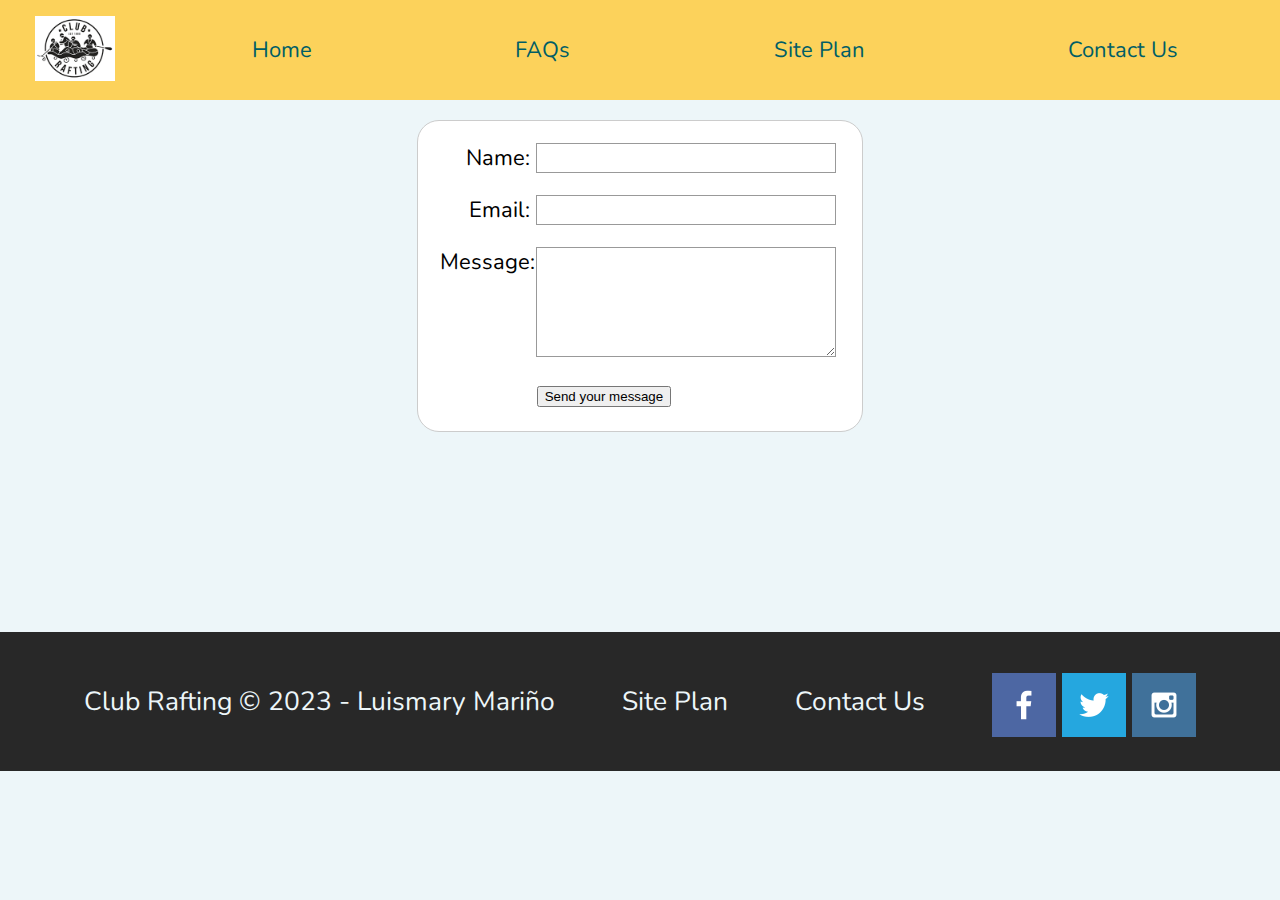
<file: wwr/contactus.html>
<!DOCTYPE html>
<html lang="en">
<head>
    <meta charset="UTF-8">
    <meta http-equiv="X-UA-Compatible" content="IE=edge">
    <meta name="viewport" content="width=device-width, initial-scale=1.0">
    <title>Whitewater Rafting Vacations | Club Rafting | Contact Us</title>
    <link rel="stylesheet" href="styles/style.css">
</head>
<body>
    <div id="content">
        <header>
            <a id="logo_link" href="index.html">
                <img class="logo" src="images/logo17_200.png" alt="Club Rafting Logo">
            </a>
            <nav>
                <a href="index.html">Home</a>
                <a href="faqs.html">FAQs</a>
                <a href="site-plan-rafting.html">Site Plan</a>
                <a href="contactus.html">Contact Us</a>
            </nav>
        </header>
        <main>
            <div id="feedback"></div>
            <form action="/my-handling-form-page" method="post">
                <ul>
                    <li>
                      <label for="name">Name:</label>
                      <input type="text" id="name" name="user_name" />
                    </li>
                    <li>
                      <label for="mail">Email:</label>
                      <input type="email" id="mail" name="user_email" />
                    </li>
                    <li>
                      <label for="msg">Message:</label>
                      <textarea id="msg" name="user_message"></textarea>
                    </li>
                    <li class="button">
                        <button type="submit">Send your message</button>
                      </li>                      
                  </ul>
            </form>
        </main>
        <footer>
            <p>Club Rafting &copy; 2023 - Luismary Mariño</p>
            <p><a href="site-plan-rafting.html">Site Plan</a></p>
            <p><a href="contactus.html">Contact Us</a></p>
            <div class="social">
                <a href="https://facebook.com" target="_blank">
                    <img src="images/facebook.png" alt="fb icon">
                </a>
                <a href="https://twitter.com" target="_blank">
                    <img src="images/twitter.png" alt="twitter icon">
                </a>
                <a href="https://instagram.com" target="_blank">
                    <img src="images/instagram.png" alt="instagram icon">
                </a>
            </div>
        </footer>
    </div>
    <script>
        // get the feedback div element so we can do something with it.
        const feedbackElement = document.getElementById('feedback');
        // get the form so we can read what was entered in it.
        const formElement = document.forms[0];
        // add a 'listener' to wait for a submission of our form. When that happens run the code below.
        formElement.addEventListener('submit', function(e) {
            // stop the form from doing the default action.
            e.preventDefault();
            // set the contents of our feedback element to a message letting the user know the form was submitted successfully. Notice that we pull the name that was entered in the form to personalize the message!
            feedbackElement.innerHTML = 'Hello '+ formElement.user_name.value +'! Thank you for your message. We will get back with you as soon as possible!';
            // make the feedback element visible.
            feedbackElement.style.display = "block";
            // add a class to move everything down so our message doesn't cover it.
            document.body.classList.toggle('moveDown');
        });
    </script>
</body>
</html>
</file>
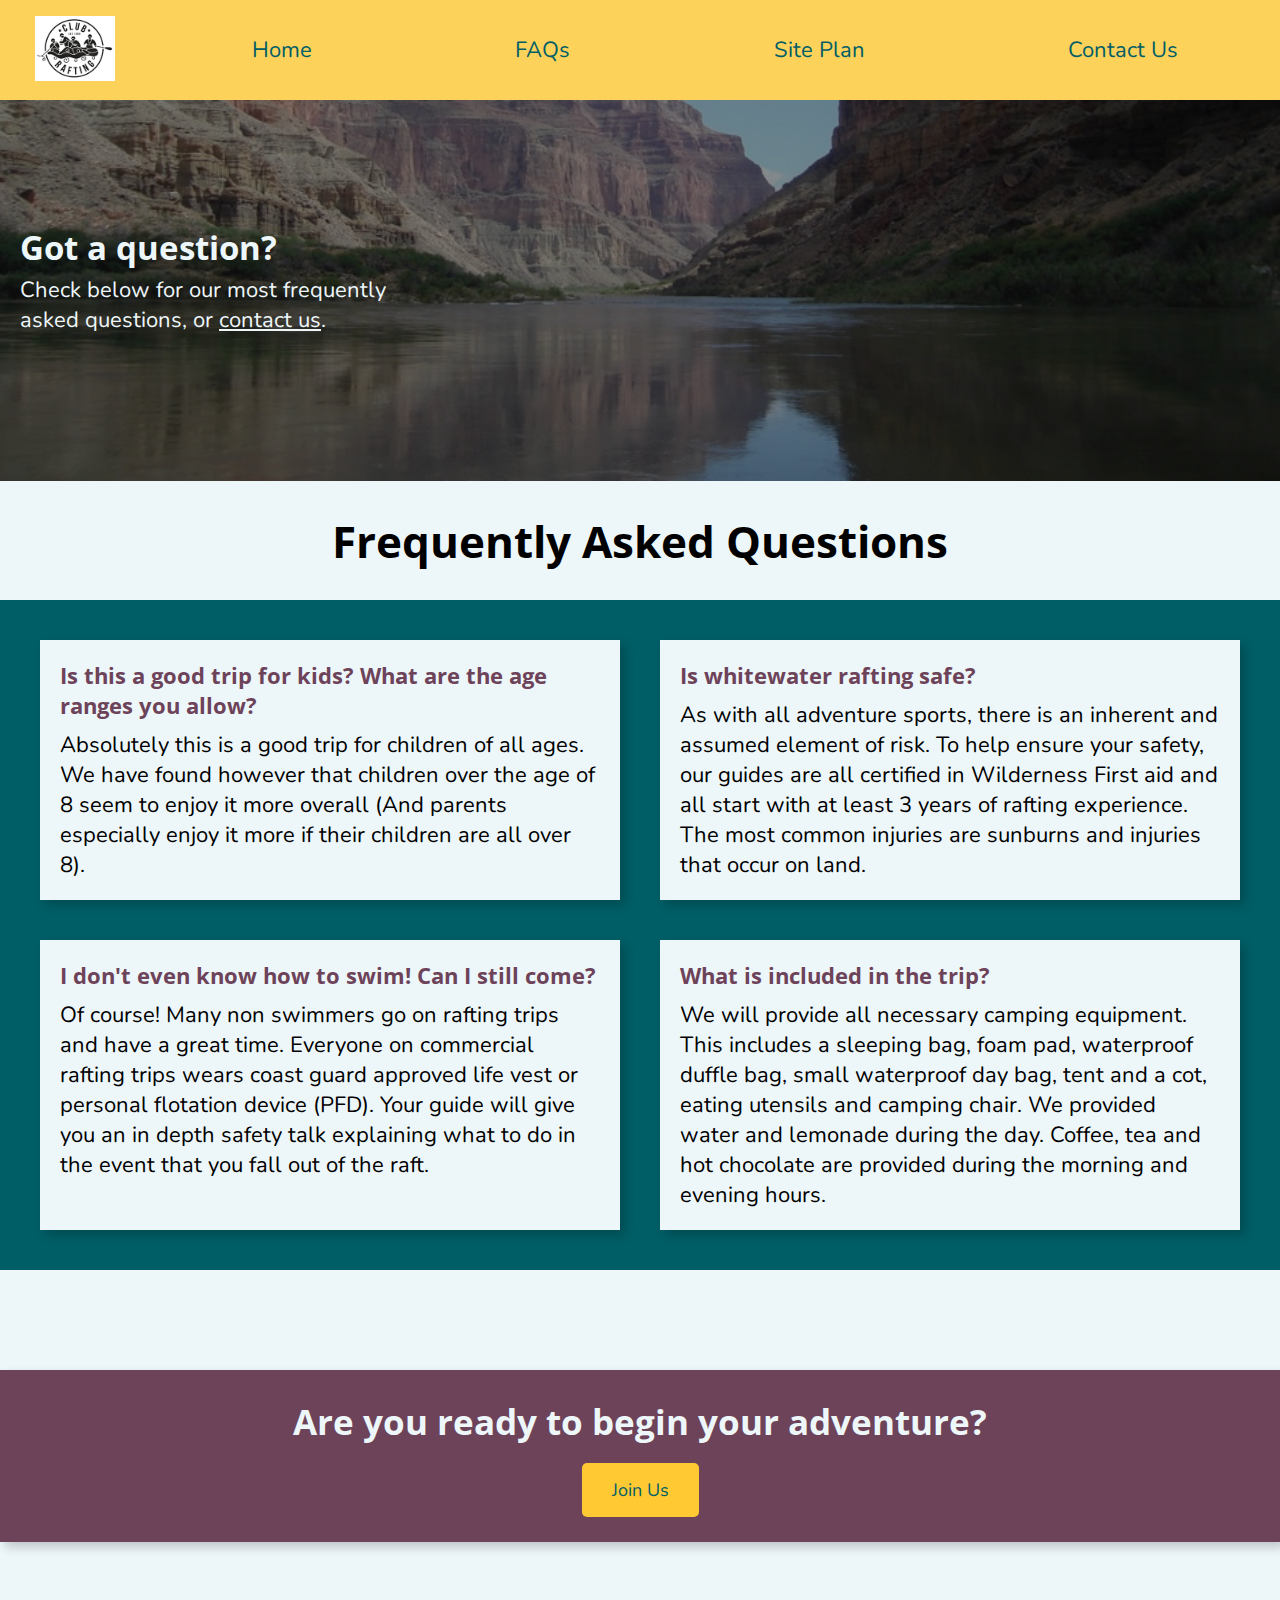
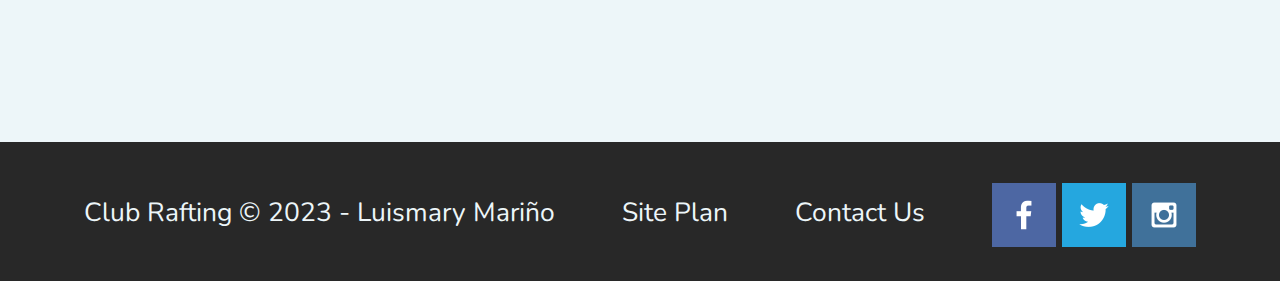
<file: wwr/faqs.html>
<!DOCTYPE html>
<html lang="en">
<head>
    <meta charset="UTF-8">
    <meta http-equiv="X-UA-Compatible" content="IE=edge">
    <meta name="viewport" content="width=device-width, initial-scale=1.0">
    <title>Whitewater Rafting Vacations | Club Rafting | Frequently Asked Questions</title>
    <link rel="stylesheet" href="styles/style.css">
</head>
<body>
    <div id="content">
        <header>
            <a id="logo_link" href="index.html">
                <img class="logo" src="images/logo17_200.png" alt="Club Rafting Logo">
            </a>
            <nav>
                <a href="index.html">Home</a>
                <a href="faqs.html">FAQs</a>
                <a href="site-plan-rafting.html">Site Plan</a>
                <a href="contactus.html">Contact Us</a>
            </nav>
        </header>
        <div id="banner">
            <div id="banner-img">
                <img src="images/river-wide2.jpg" alt="Calm River">
            </div>
            <div id="darker"></div>
            <section id="banner-msg">
                <h2>Got a question?</h2>
                <p>Check below for our most frequently asked questions, or <a href="contactus.html">contact us</a>.</p>
            </section>
        </div>
        <main>
            <h1>Frequently Asked Questions</h1>
            <div id="faqs-grid">
                <section class="faq-question">
                    <h4>Is this a good trip for kids? What are the age ranges you allow?</h4>
                    <p>
                        Absolutely this is a good trip for children of all ages. We have found however that children over the age of 8 seem to enjoy it more overall (And parents especially enjoy it more if their children are all over 8). 
                    </p>
                </section>
                <section class="faq-question">
                    <h4>Is whitewater rafting safe?</h4>
                    <p>
                        As with all adventure sports, there is an inherent and assumed element of risk. To help ensure your safety, our guides are all certified in Wilderness First aid and all start with at least 3 years of rafting experience. The most common injuries are sunburns and injuries that occur on land.
                    </p>
                </section>
                <section class="faq-question">
                    <h4>I don't even know how to swim! Can I still come?</h4>
                    <p>
                        Of course! Many non swimmers go on rafting trips and have a great time. Everyone on commercial rafting trips wears coast guard approved life vest or personal flotation device (PFD).  Your guide will give you an in depth safety talk explaining what to do in the event that you fall out of the raft.
                    </p>
                </section>
                <section class="faq-question">
                    <h4>What is included in the trip?</h4>
                    <p>
                        We will provide all necessary camping equipment. This includes a sleeping bag, foam pad, waterproof duffle bag, small waterproof day bag, tent and a cot, eating utensils and camping chair. We provided water and lemonade during the day. Coffee, tea and hot chocolate are provided during the morning and evening hours.
                    </p>
                </section>
            </div>
            <section class="msg">
                <h3>Are you ready to begin your adventure?</h3>
                <a class="join" href="#">Join Us</a>
            </section>
        </main>
        <footer>
            <p>Club Rafting &copy; 2023 - Luismary Mariño</p>
            <p><a href="site-plan-rafting.html">Site Plan</a></p>
            <p><a href="contactus.html">Contact Us</a></p>
            <div class="social">
                <a href="https://facebook.com" target="_blank">
                    <img src="images/facebook.png" alt="fb icon">
                </a>
                <a href="https://twitter.com" target="_blank">
                    <img src="images/twitter.png" alt="twitter icon">
                </a>
                <a href="https://instagram.com" target="_blank">
                    <img src="images/instagram.png" alt="instagram icon">
                </a>
            </div>
        </footer>
    </div>
</body>
</html>
</file>
<file: venezuelantaste/styles/styles.css>
/* IMPORTING FONTS */

@import url('https://fonts.googleapis.com/css2?family=Lato&family=Playfair+Display&display=swap');

/* DEFAULT PROPERTIES FOR ALL PAGES */

:root {
    --primary-color: #790117;
    --secondary-color: #F7AE26;
    --accent1-color: #4D5129;
    --accent2-color: #FCFFFA;

    --heading-font: "Playfair Display", Georgia, serif;
    --paragraph-font: Lato, Helvetica, sans-serif;

}

body {
    max-width: 1080px;
    background-color: var(--accent1-color);
    font-family: var(--paragraph-font);
    font-size: 20px;
    margin: 0 auto;
}

h1, h2, h3, h4, h5 {
    font-family: var(--heading-font);
    color: var(--accent2-color)
}

h1 {
    font-size: 2.5em;
}

h2 {
    font-size: 2em;
}

h3 {
    font-size: 1.75em;
}

h4 {
    font-size: 1.5em;
}

h5 {
    font-size: 1.25em;
}

p {
    color: #FCFFFA;
}

/* HEADER AREA PROPERTIES */

header {
    display: grid;
    grid-template-columns: 1fr 3fr;
    align-items: center;
    background-color: var(--accent2-color);
}

#logo-link {
    justify-self: center;
}

#logo-link img {
    max-width: 200px;
}

nav {
    display: flex;
    justify-content: space-around;
}

nav a {
    text-decoration: none;
    color: var(--primary-color);
    text-transform: uppercase;
}

nav a:hover {
    text-decoration: underline;
}

/* FOOTER AREA PROPERTIES */

footer {
    display: flex;
    justify-content: space-around;
    align-items: center;
    background-color: var(--primary-color);
    margin-top: 100px;
    padding: 20px 0;
}

footer a {
    text-decoration: none;
    color: var(--accent2-color);
}

footer a:hover {
    text-decoration: underline;
}

/* HOME PAGE PROPERTIES */

/* HOME PAGE - HERO */

#hero {
    display: grid;
    grid-template-columns: 1fr 3fr 1fr;
}

#hero img {
    grid-column: 1/4;
    grid-row: 1/3;
    width: 100%;
    z-index: -2;
    margin-top: -100px
}

.hero-text {
    grid-column: 2/3;
    grid-row: 2/3;
    text-align: center;
    margin-bottom: 60px;
}

.hero-text h2 {
    margin-top: -30px;
}

.darker {
    background-color: rgba(0, 0, 0, 0.45);
    grid-column: 1/4;
    grid-row: 1/3;
    z-index: -2;
}

.link-title {
    background-color: var(--accent2-color);
    color: var(--primary-color);
    text-align: center;
    padding: 20px;
}

/* HOME PAGE - SECTIONS */

.home-section1, .home-section2 {
    display: grid;
    grid-template-columns: 1fr 1fr;
}

.home-section1 {
    margin-top: 20px
}

.home-section1-content, .home-section2-content {
    display: flex;
    flex-direction: column;
}

.home-section1 img {
    width: 100%;
    z-index: -1;
    margin-left: -40px;
    margin-top: -40px;
}

.home-section1 p {
    padding: 20px;
    background-color: var(--primary-color);
    margin-right: -40px;
}

.home-section1 h4 {
    margin-left: 20px;
    width: 50%;
}

.home-section2 {
    margin-top: 60px;
}

.home-section2-content {
    align-items: flex-end;
}

.home-section2 img {
    width: 100%;
    z-index: -1;
    margin-left: 40px;
    margin-top: -10px;
}

.home-section2 p {
    padding: 20px;
    background-color: var(--primary-color);
    margin-left: -40px;
}

.home-section2 h4 {
    margin-right: 20px;
    width: 50%;
    text-align: right;
}

.home-text {
    text-align: justify;
    margin: 20px;
}

/* HOME PAGE - LINKS */

.home-page-links {
    display: flex;
    align-items: center;
    justify-content: space-around;
}

.home-page-links img {
    border: 10px solid var(--secondary-color);
    margin-bottom: -30px;
}

h5 {
    text-align: center;
}

/* SUPAGES PROPERTIES */

/* SUBPAGES TITLE */

.sub-page-title {
    text-align: center;
    background-color: var(--secondary-color);
    margin-bottom: 0;
}

.sub-page-title h1, .sub-page-title h2 {
    color: var(--primary-color);
}

.sub-page-title h1 {
    margin: 0;
    padding-top: 30px;
}

.sub-page-title h2 {
    margin: 0;
    padding-bottom: 60px;
}

.top-title {
    margin-top: -40px;
}

.recipe-title {
    background-color: var(--primary-color);
    max-width: 80%;
    padding: 18px 30px;
}

/* SUBPAGE 1 (MAIN DISHES) PROPERTIES */

/* SUPAGE 1 - RECIPES */

.main-recipe p {
    padding-left: 40px;
    margin-right: 20px;
}

.main-recipe-content {
    display: grid;
    grid-template-columns: repeat(5, 1fr);
    grid-gap: 40px;
    align-items: center;
    padding: 20px 40px;
}

.recipe-img {
    grid-column: 1/4;
    position: relative;
}

.recipe-img img {
    max-width: 100%;
}

.on-recipe-img {
    position: absolute;
    bottom: 20px;
    right: 20px;
    background-color: rgba(0, 0, 0, 0.70);
    color: var(--accent2-color);
    padding-right: 15px;
}

.main-ingredients {
    grid-column: 4/6;
    background-color: var(--primary-color);
    padding-left: 20px;
}

.main-ingredients p, .main-ingredients ul {
    margin: 0 20px;
    padding-left: 0;
}

.main-ingredients h4 {
    margin: 12px;
}

/* SUBPAGE 2 (SIDE DISHES) PROPERTIES */

/* SUBPAGE 2 - RECIPES */

.side-recipe {
    display: grid;
    grid-template-columns: 1fr 1fr;
    grid-gap: 20px;
    align-items: center;
    padding-bottom: 15px;
}

.side-recipe div {
    padding-left: 40px;
}

.side-recipe img {
    width: 100%;
}

/* SUBPAGE 2 - ACCORDIONS */

.accordion {
    background-color: var(--accent2-color);
    font-family: var(--heading-font);
    font-size: 1.25em;
    font-weight: bold;
    color: var(--primary-color);
    cursor: pointer;
    padding: 18px;
    width: 100%;
    text-align: left;
    border: none;
    outline: none;
    transition: 0.4s;
    margin-top: 20px;
  }

  .active, .accordion:hover {
    background-color: var(--secondary-color);
    color: var(--primary-color);
  }

  .side-recipe-prep {
    padding: 0 18px;
    background-color: var(--accent2-color);
    max-height: 0;
    overflow: hidden;
    transition: max-height 0.4s ease-out;
  }

  .accordion:after {
    content: "\02C4"; /* Unicode character for "Modifier Letter Up Arrowhead" sign (˄) */
    color: var(--primary-color);
    float: left;
    margin: 0 10px;
  }

  .active:after {
    content: "\02C5"; /* Unicode character for "Modifier Letter Down Arrowhead" sign (˅) */
  }

  ul {
    background-color: var(--primary-color);
    padding: 20px;
    color: var(--accent2-color);
  }

  li {
    list-style-position: inside;
  }

  .side-recipe-prep p {
    color: var(--accent1-color);
  }

  @media screen and (max-width: 900px) {

    /* DEFAULT PROPERTIES FOR ALL PAGES */

    #hero, .home-section1, .home-section2, .home-section1-content, .home-section2-content, .main-recipe-content, .side-recipe {
        display: block;
    }

    /* HEADER AREA PROPERTIES */

    nav, footer, .home-page-links {
        flex-direction: column;
    }

    nav a {
        display: block;
        padding: 20px;
        text-align: center;
    }

    /* FOOTER AREA PROPERTIES */

    footer {
        margin-top: 40px;
        padding: 20px;
    }

    footer p {
        text-align: center;
    }

    .socials {
        margin-top: 25px;
    }

    /* HOME PAGE PROPERTIES */

    /* HOME PAGE - HERO */

    .hero-text {
        padding: 5px 20px;
        background-color: var(--secondary-color);
        margin-top: -10px;
        margin-bottom: auto;
    }

    .hero-text h1, .hero-text h2 {
        color: var(--primary-color)
    }

    #hero img {
        margin-top: auto;
    }

    /* HOME PAGE - SECTIONS */

    .home-section1 h4, .home-section2 h4 {
        width: fit-content;
        margin: 30px 20px;
    }

    .home-section1 p, .home-section2 p, .home-section1 img, .home-section2 img {
        margin: auto;
    }

    .home-text {
        margin: 20px;
    }

    .home-section2 {
        margin-top: 30px;
    }
    
    /* HOME PAGE - LINKS */

    .home-page-links img {
        max-width: 60%;
        display: block;
        margin: 0 auto;
    }

    /* SUBPAGES PROPERTIES */

    .recipe-img {
        text-align: center;
    }

    .main-ingredients {
        padding-top: 10px;
        margin-top: 10px;
    }

    .side-recipe {
        padding: 0 20px;
    }

    .side-recipe div {
        padding-left: 10px;
    }
  }
</file>
<file: wwr/styles/style.css>
@import url('https://fonts.googleapis.com/css2?family=Nunito&family=Open+Sans:wght@800&display=swap');

body {
    background-color: #EDF6F9;
    font-family: Nunito, Helvetica, sans-serif;
    font-size: 22px;
    margin: 0;
    padding: 0;
}

#content {
    max-width: 1600px;
    margin: 0 auto;
}

header {
    background-color: rgba(255,201,51, .8);
    display: grid;
    grid-template-columns: 150px auto;
}

.logo {
    width: 80px;
}

nav {
    display: flex;
    justify-content: space-around;
}

nav a {
    text-align: center;
    color: #005E66;
    text-decoration: none;
    padding: 35px;
}

nav a:hover {
    background-color: #005E66;
    color: #EDF6F9;
}

#hero {
    display: grid;
    grid-template-columns: 1fr 3fr 1fr;
    margin-top: -100px;
}

#hero-box {
    grid-column: 1/4;
    grid-row: 1/3;
    z-index: -1;
}

#hero-msg {
    grid-column: 2/3;
    grid-row: 1/2;
    margin-top: 100px;
}

#hero-msg h1, #hero-msg h4 {
    text-align: center;
    color: #EDF6F9;
}

.button-box {
    text-align: center;
}

.home-grid {
    display: grid;
    grid-template-columns: repeat(10, 1fr);
}

.card-img, .mountains {
    width: 100%;
}

.mountains {
    grid-column: 2/7;
    grid-row: 5/8;
    box-shadow: 5px 5px 10px rgba(0, 0, 0, 0.2);
}

.rivers-card {
    grid-column: 2/4;
    grid-row: 2/3;
}

.camping-card {
    grid-column: 5/7;
    grid-row: 2/3;
}

.rapids-card {
    grid-column: 8/10;
    grid-row: 2/3;
}

main section {
    text-align: center;
}

main section img {
    box-sizing: border-box;
}

#background {
    height: 725px;
    background-color: #005E66;
    grid-column: 1/11;
    grid-row: 4/9;
}

.book, .join {
    background-color: #FFC933;
    text-decoration: none;
    color: #005E66;
    font-size: 18px;
    padding: 15px 30px;
    margin-top: 50px;
    border-radius: 5px;
}

.book:hover, .join:hover {
    background-color: #EDF6F9;
    color: #005E66;
}

.msg {
    background-color: #6D435A;
    line-height: 1.5em;
    padding: 35px;
    grid-column: 6/10;
    grid-row: 6/7;
    box-shadow: 5px 5px 10px rgba(0, 0, 0, 0.2);
}

.msg h2 {
    color: #EDF6F9;
    font-family: "Open Sans", Arial, sans-serif;
}

.msg p {
    color: #EDF6F9;
    font-size: .8em;
    padding-bottom: 15px;
}

footer {
    background-color: #282828;
    color: #EDF6F9;
    padding: 25px 50px;
    margin-top: 200px;
    display: flex;
    justify-content: space-around;
    align-items: center;
}

footer a {
    color: #EDF6F9;
    text-decoration: none;
}

footer a:hover {
    color: #FFC933;
}

footer p {
    font-size: 1.2em;
}

footer p a:hover {
    text-decoration: underline;
}

footer .social img {
    padding-top: 15px;
}

.home-title {
    color: black;
    font-family: "Open Sans", Arial, sans-serif;
    font-size: 2em;
    margin-top: 10px;
}

h4 {
    color: black;
}

.icon {
    width: 80px;
    padding-top: 10px;
}

h2{
    margin: 0;
}

#logo_link {
    padding-top: 5px;
    justify-self: center;
    align-self: center;
}

#hero-img {
    width: 100%;
}

.rivers-card, .camping-card, .rapids-card {
    margin: 200px 0;
}

.card-img {
    border: 10px solid #6D435A;
    transition: transform .5s;
    box-shadow: 5px 5px 10px #6f7364;
}

.card-img:hover {
    opacity: .6;
    transform: scale(1.1);
}

/* SUBPAGE 1 - FAQs */
#banner {
    display: grid;
    grid-template-columns: 1fr 1fr 1fr;
}

#banner-img {
    grid-column: 1/4;
    grid-row: 1/2;
}

#banner-img img {
    width: 100%;
    height: 100%;
}

#banner-msg {
    grid-column: 1/2;
    grid-row: 1/2;
    padding-left: 20px;
    align-self: center;
}

#darker {
    background-color: rgba(0, 0, 0, 0.45);
    grid-column: 1/4;
    grid-row: 1/2;
}

#banner-msg h2 {
    color: #EDF6F9;
    font-family: "Open Sans", Arial, sans-serif;
}

#banner-msg p {
    color: #EDF6F9;
    margin-top: 5px;
}

#banner-msg a {
    color: #EDF6F9;
}

#banner-msg a:hover {
    color:#FFC933;
}

main h1 {
    font-family: "Open Sans", Arial, sans-serif;
    text-align: center;
}

#faqs-grid {
    display: grid;
    grid-template-columns: 1fr 1fr;
    background-color: #005E66;
    margin-bottom: 100px;
    grid-gap: 40px;
    padding: 40px;
}

.faq-question {
    background-color: #EDF6F9;
    padding: 20px;
    box-shadow: 5px 5px 10px rgba(0, 0, 0, 0.2);
    text-align: left;
}

.faq-question h4 {
    color: #6D435A;
    font-family: "Open Sans", Arial, sans-serif;
    margin: 0;
}

.faq-question p {
    margin: 10px 0 0 0;
}

.msg h3 {
    color: #EDF6F9;
    font-family: "Open Sans", Arial, sans-serif;
    font-size: 1.6em;
    margin-top: 0;
}

/* SUBPAGE 2 - CONTACT US */
form {
    /* Center the form on the page */
    margin: 20px auto;
    width: 400px;
    /* Form outline */
    padding: 1em;
    border: 1px solid #ccc;
    border-radius: 1em;
    background-color: white;
  }
  
ul {
    list-style: none;
    padding: 0;
    margin: 0;
  }
  
form li + li {
    margin-top: 1em;
  }
  
label {
    /* Uniform size & alignment */
    display: inline-block;
    width: 90px;
    text-align: right;
  }
  
input, textarea {
    /* To make sure that all text fields have the same font settings
       By default, textareas have a monospace font */
    font: 1em sans-serif;
  
    /* Uniform text field size */
    width: 300px;
    box-sizing: border-box;
  
    /* Match form field borders */
    border: 1px solid #999;
  }
  
input:focus, textarea:focus {
    /* Additional highlight for focused elements */
    border-color: #000;
  }
  
textarea {
    /* Align multiline text fields with their labels */
    vertical-align: top;
    /* Provide space to type some text */
    height: 5em;
  }
  
.button {
    /* Align buttons with the text fields */
    padding-left: 90px; /* same size as the label elements */
  }
  
button {
    /* This extra margin represent roughly the same space as the space
    between the labels and their text fields */
    margin-left: 0.5em;
  }
  
#feedback {
    background-color: antiquewhite;
    position: absolute;
    top: 0;
    left: 0;
    right: 0;
    padding: .5em;
    /* make this element invisible until we are ready for it */
    display: none;      
}

.moveDown {
    margin-top: 3em;
}

@media screen and (max-width: 900px) {
    #hero, .home-grid {
        display: block;
        height: auto;
    }
    nav, footer {
        flex-direction: column;
    }
    nav a {
        display: block;
        padding: 15px;
    }
    #hero {
        margin-top: 0;
    }
    #hero-msg {
        margin-top: 0;
    }
    #hero-msg h4 {
        display: none;
    }
    .home-title {
        font-size: 25px;
        color: #6f7364;
    }
    .rivers-card, .camping-card, .rapids-card { 
        margin: 50px auto;
        width: 60%;
    }
    #background {
        display: none;
    }
    .mountains, .msg {
        width: 80%;
        display: block;
        margin: 0 auto;
    }
    footer {
        margin-top: 25px;
    }
}
</file>
<file: grid.css>
/******************************************************************************
START grid layout extra credit
******************************************************************************/

* {
    box-sizing: border-box;
  }
  .grid1 {
    display: grid;
    grid-template-columns: repeat(12, 1fr);
    padding: 2em 1rem;
    background-color: lightgray;
    
  }
  
  .grid1 h1 {
    grid-column: 1/span 12;
  }
  
  .grid2 {
    grid-column: 2/11;
    display: grid;
    grid-template-columns: repeat(12, 1fr);
    background-color: white;
    align-items: center;
    /* padding: 1rem; */
  }

  .grid2 h2 {
    grid-column: 3/span 4;
  }

  .grid3 {
    grid-column: 7/-1;
    display: grid;
    grid-template-columns: repeat(12, 1fr);
    background-color: cyan;
    align-items: center;
    padding: 1rem;
  }
  
  .grid3 h3 {
    grid-column: 2/span 8;
  }
  
  .grid4 {
    grid-column: 4/11;
    display: grid;
    grid-template-columns: repeat(12, 1fr);
    background-color: lightblue;
    align-items: center;
    padding: 1rem;
  }
  
  .grid4 h2 {
    grid-column: 2/5;
  }
  
  section {
    grid-column: 2/9;
    display: grid;
    grid-template-columns: repeat(12, 1fr);
    background-color: white;
    align-items: center;
    padding: 1rem;
  }
  
  section h2 {
    grid-column: 1/span 12;
  }
  
  form {
    grid-column: 2/7;
    background-color: bisque;
  }
  
  legend {
    font-size: 20px;
    font-weight: 700;
  }
  
  fieldset > div {
    display: grid;
    grid-template-columns: 1fr 2fr;
    grid-gap: 1rem;
    align-items: center;
    padding: 1rem;
  }
  
  label {
    text-align: right;
  }
  
  input {
    text-align: left;
    width: 100%;
  }
  
  button {
    width: 100%;
    background-color: lightskyblue;
    border: 0;
    font-size: 2em;
  }
  
  section > div {
    grid-column: 2/7;
    padding: 1rem;
  }
</file>
<file: positionstyles.css>
/* CSS - Name: "positionstyles.css" */
/* Activity 1 styles */
.content1 {
  /* This is the parent of the activity 1 boxes. */
  display: grid;
  grid-template-columns: 1fr 1fr;
  justify-items: center;
  gap: 20px;
}
.red1 { 
  width: 100%; 
  height: 100px; 
  background-color: red; 
  grid-column: 1/3;
} 
.green1 {
  width: 200px; 
  height: 200px; 
  background-color: green; 

} 
.yellow1 {
  width: 200px; 
  height: 200px; 
  background-color: gold; 
} 
.blue1 {
  width: 100%; 
  height: 100px; 
  background-color: blue;
  grid-column: 1/3;
} 
/* Activity 2 styles */ 
.content2 {
  /* This is the parent of the activity 2 boxes. */
  display: grid;
  grid-template-columns: repeat(5, 50px);
  grid-template-rows: repeat(5, 50px);
}
.red2 {
  width: 100px; 
  height: 100px; 
  background-color: red; 
} 
.green2 { 
  width: 100px; 
  height: 100px; 
  background-color: green;
  grid-column: 2/3;
  grid-row: 2/3;
} 
.yellow2 {
  width: 100px; 
  height: 100px; 
  background-color: gold;
  grid-column: 3/4;
  grid-row: 3/4;
} 
.blue2 {
  width: 100px; 
  height: 100px; 
  background-color: blue;
  grid-column: 4/5;
  grid-row: 4/5;
} 
/* Activity 3 styles */ 
.content3 {
  /* This is the parent of the activity 3 boxes. */
  display: grid;
  grid-template-columns: 1fr 1fr;
  grid-column-gap: 12%;
  height: 100%;
}
.red3 {
  width: 100%; 
  height: 100px; 
  background-color: red;
  grid-column: 1/3;
} 
.green3 {
  width: 100%; 
  height: 200px; 
  background-color: green;
} 
.yellow3 {
  width: 100%; 
  height: 200px; 
  background-color: gold; 
} 
.blue3 {
  width: 100%;
  height: 100px; 
  background-color: blue;
  grid-column: 1/3;
} 
/* Activity 4 styles */ 
.content4 {
  /* This is the parent of the activity 4 boxes. */
  height: 400px;
  display: grid;
  grid-template-columns: 1fr 1fr;
}
.red4 {
  width: 100%; 
  height: 100%; 
  background-color: red; 
  grid-row: 1/4;
} 
.green4 {
  width: 100%; 
  height: 100%; 
  background-color: green; 
} 
.yellow4 {
  width: 100%; 
  height: 100%; 
  background-color: gold; 
} 
.blue4 {
  width: 100%; 
  height: 100%; 
  background-color: blue; 
} 
/* Activity 5 styles */ 
.content5 {
  /* This is the parent of the activity 5 boxes. */
  height: 400px;
}
.red5 { 
  width: 100%; 
  height: 100px; 
  background-color: red; 
} 
.green5 { 
  width: 200px; 
  height: 200px; 
  background-color: green; 
  float: left;
} 
.yellow5 {
  width: 100%; 
  /* height: 250px; */
  background-color: gold; 
  min-height: 250px;
} 
.blue5 {
  width: 100%; 
  height: 100px; 
  background-color: blue; 
} 
/* Activity 6 styles */ 
.content6 {
  /* This is the parent of the activity 6 boxes. */
  display: grid;
  grid-template-columns: repeat(6, 1fr);
  height: 600px;
  width: 600px;
}
.red6 {
  width: 100%; 
  height: 100%; 
  background-color: red;
  grid-column: 1/5;
  grid-row: 1/3;
} 
.green6 {
  width: 100%; 
  height: 100%; 
  background-color: green; 
  grid-column: 1/3;
  grid-row: 5/7;
  z-index: 1;
} 
.yellow6 {
  width: 100%; 
  height: 100%; 
  background-color: gold; 
  grid-column: 5/7;
  grid-row: 3/7;
  z-index: 1;
} 
.blue6 {
  width: 100%; 
  height: 100%; 
  background-color: blue; 
  grid-column: 2/6;
  grid-row: 2/6;
} 


/* Do not make any changes below here */
.activity {
  width: 70%; 
  margin: 20px auto; 
  font-family: Arial, sans-serif; 
  border: 1px solid black; 
  padding: 10px; 
  clear:both; 
  overflow: auto;
} 

.hint {
  border: 1px solid grey;
  background: #e0e0e0;
  padding: .5em;
  position: relative;
  margin: 1em 0;
}
.hint h3 {
  margin: 0;
}
.hint:hover {
  background: #d0d0d0;
}
.hint > div {
  display: none;
}

.hint input[type=checkbox] {
  position: absolute;
  width: 100%;
  height: 100%;
  opacity: 0;
  z-index: 1;
  cursor: pointer;
}

.hint input[type=checkbox]:checked ~ div {
  display: block;
}

.hint i {
  position: absolute;
  transform: translate(-6px, 0);
  margin-top: 16px;
  right: 10px;
  top: -3px;
}
.hint i:before, .hint i:after {
  content: "";
  position: absolute;
  background-color: black;
  width: 3px;
  height: 9px;
}
.hint i:before {
  transform: translate(2px, 0) rotate(45deg);
}
.hint i:after {
  transform: translate(-2px, 0) rotate(-45deg);
}

.hint input[type=checkbox]:checked ~ i:before {
  transform: translate(-2px, 0) rotate(45deg);
}
.hint input[type=checkbox]:checked ~ i:after {
  transform: translate(2px, 0) rotate(-45deg);
}
.hint a {
  position: relative;
  z-index: 1;
}
</file>
<file: venezuelantaste/styles/site-plan.css>
/* if you are using any Google fonts change the font names below to your fonts. 
Any spaces in your font name should be replaced with a +. 
Fonts are separated by a | */
@import url('https://fonts.googleapis.com/css2?family=Lato&family=Playfair+Display&display=swap');

:root {
  /* change the values below to your colors from your palette */
  --primary-color: #790117;
  --secondary-color: #F7AE26;
  --accent1-color: #4D5129;
  --accent2-color: #FCFFFA;

  /* change the values below to your chosen font(s) */
  --heading-font: "Playfair Display", Georgia, serif;
  --paragraph-font: Lato, Helvetica, sans-serif;

  /* these colors below should be chosen from among your palette colors above */
  --headline-color-on-white: #790117;  /* headlines on a white background */ 
  --headline-color-on-color: #FCFFFA; /* headlines on a colored background */ 
  --paragraph-color-on-white: #4D5129; /* paragraph text on a white background */ 
  --paragraph-color-on-color: #FCFFFA; /* paragraph text on a colored background */ 
  --paragraph-background-color: #4D5129  ;
  --nav-link-color: #FCFFFA;
  --nav-background-color: #790117;
  --nav-hover-link-color: #790117;
  --nav-hover-background-color: #F7AE26;
}


/*  Look around below...but DON'T CHANGE ANYTHING! */

body {
  max-width: 1200px;
  margin: 0 auto;
  padding: 4em;
  font-size: 18px;
  text-align: center;
}
img {
  display: block;
  margin: 0 auto;
}
h1, h2, h3, h4, h5, h6 {
  font-family: var(--heading-font);
  color: var(--headline-color-on-white);
}
h2 {
  text-align: center;
}
hr {
  height: 3px;
  margin: 35px 0;
  background: var(--accent1-color);
}
header {
  padding: 1em;
  text-align: center;
  color: var(--headline-color-on-color);
  background-color: var(--paragraph-background-color);
}
header > h1, header > h2 {
  color: var(--headline-color-on-color);
}

p {
  font-family: var(--paragraph-font);
  color: var(--paragraph-color-on-white);
  padding: 1em;
}
.colors {
  width: 100%;
  min-width: 350px;
  margin: 30px auto;
  text-align: center;
}
.colors th {
  background-color: #999;
}
.colors td{
  width: 25%;
  height: 3em;
}

.primary {
  background-color: var(--primary-color);
}
.secondary {
  background-color: var(--secondary-color);
}
.accent1 {
  background-color: var(--accent1-color);
}
.accent2{
  background-color: var(--accent2-color);
}

p.colored {
  background-color: var(--paragraph-background-color);
  color: var(--paragraph-color-on-color);
}

nav {
  background-color: var(--nav-background-color);
  line-height: 3em;
  text-align: center;
  font-size: 1.2em;
}
nav  {
  list-style-type: none;
  display: flex;

}
nav a {
  padding:1em;
  min-width: 120px;
  text-decoration: none;
  padding: 10px;

}
nav a:link, nav a:visited {
  color: var(--nav-link-color);
}
nav a:hover {
  color: var(--nav-hover-link-color);
  background-color: var(--nav-hover-background-color);
}

.sitemap {
  display: grid;
  justify-content: center;

  grid-template-columns: repeat(6, 15%);
  grid-template-rows: 3em 1.5em 1.5em 3em;
  grid-template-areas: ". . home home . ."
    ". . . top . ."
    ". left left right right ."
    "page2 page2 . . page3 page3";
}
.sitemap > div {

  text-align: center;

}
.sm-home {
  grid-area: home;
  background-color: #ccc;
  line-height: 3em;
}
.sm-page2 {
  grid-area: page2;
  background-color: #ccc;
  line-height: 3em;
}
.sm-page3 {
  grid-area: page3;
  background-color: #ccc;
  line-height: 3em;
}

.top {
  grid-area: top;
  border-left: 1px solid;
}

.left {
  grid-area: left;
  border-top: 1px solid;
  border-left: 1px solid;
}

.right {
  grid-area: right;
  border-top: 1px solid;
  border-right: 1px solid;
}
</file>
